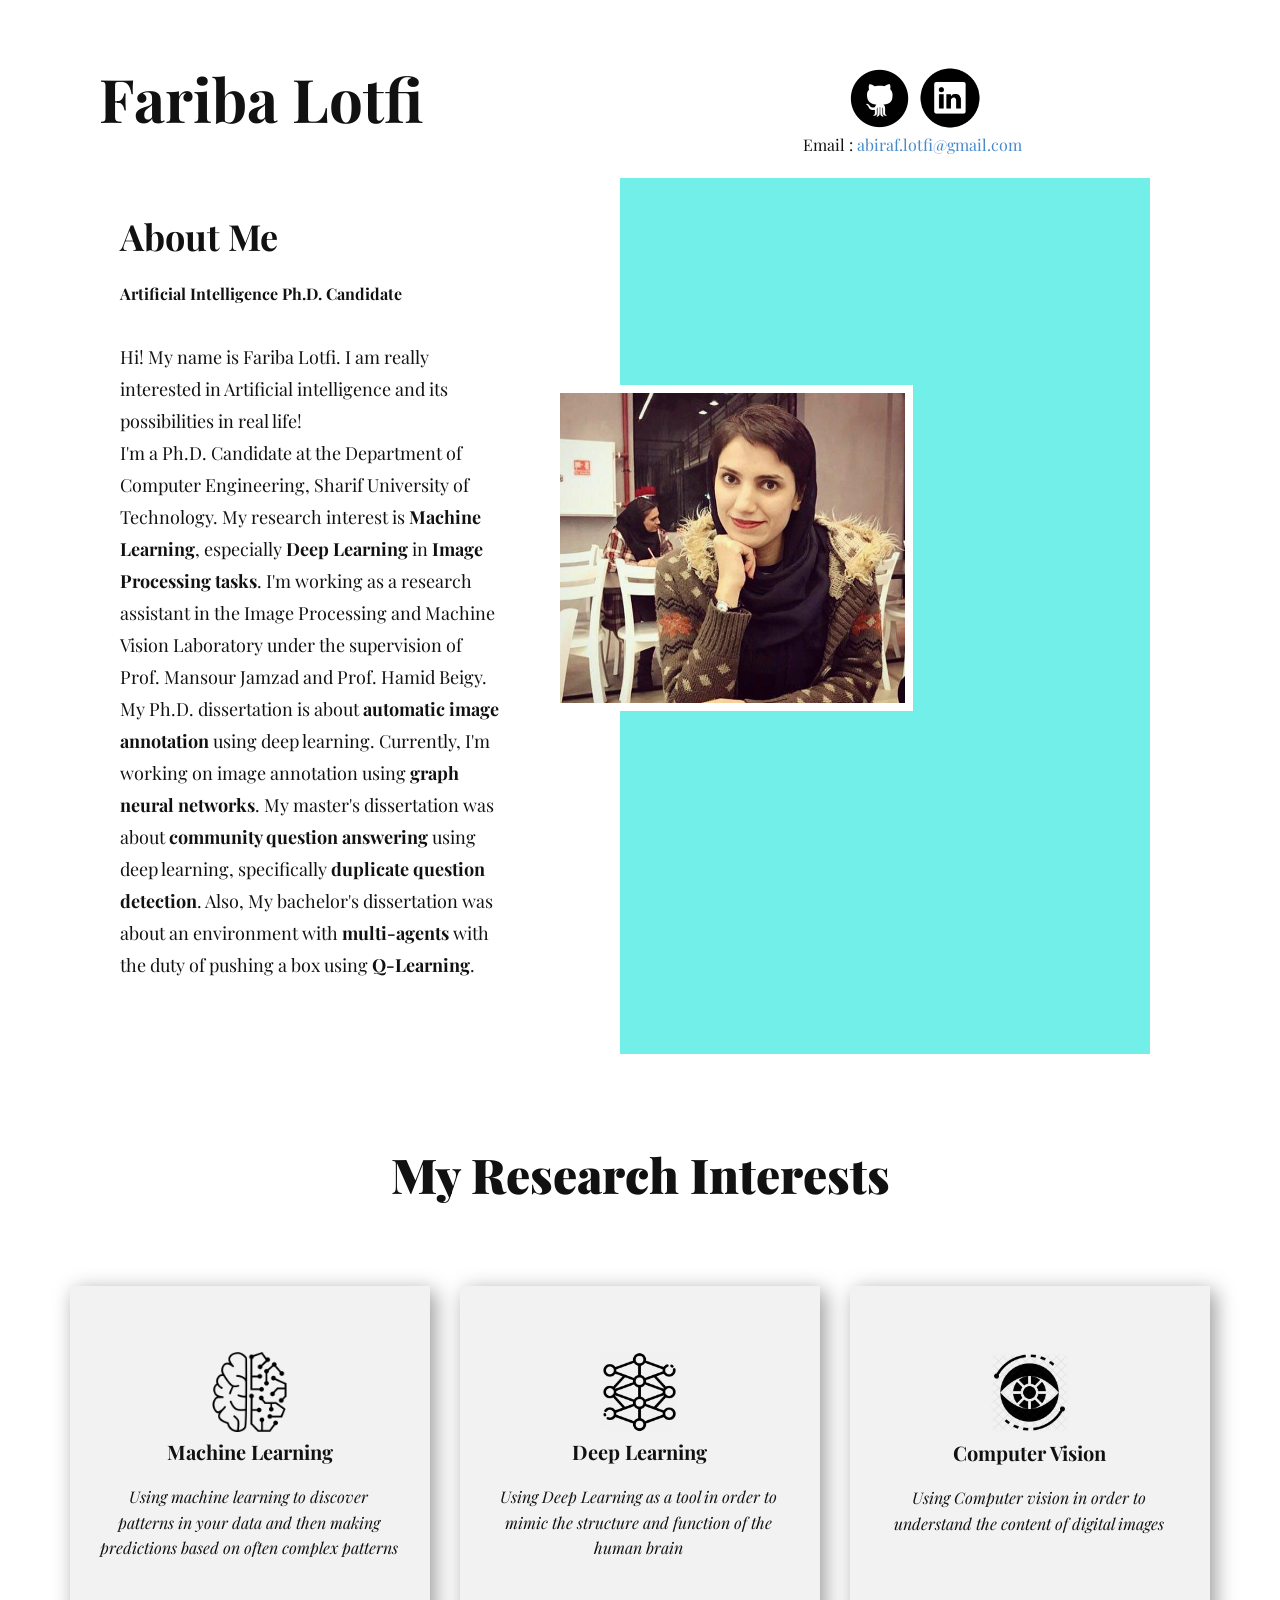
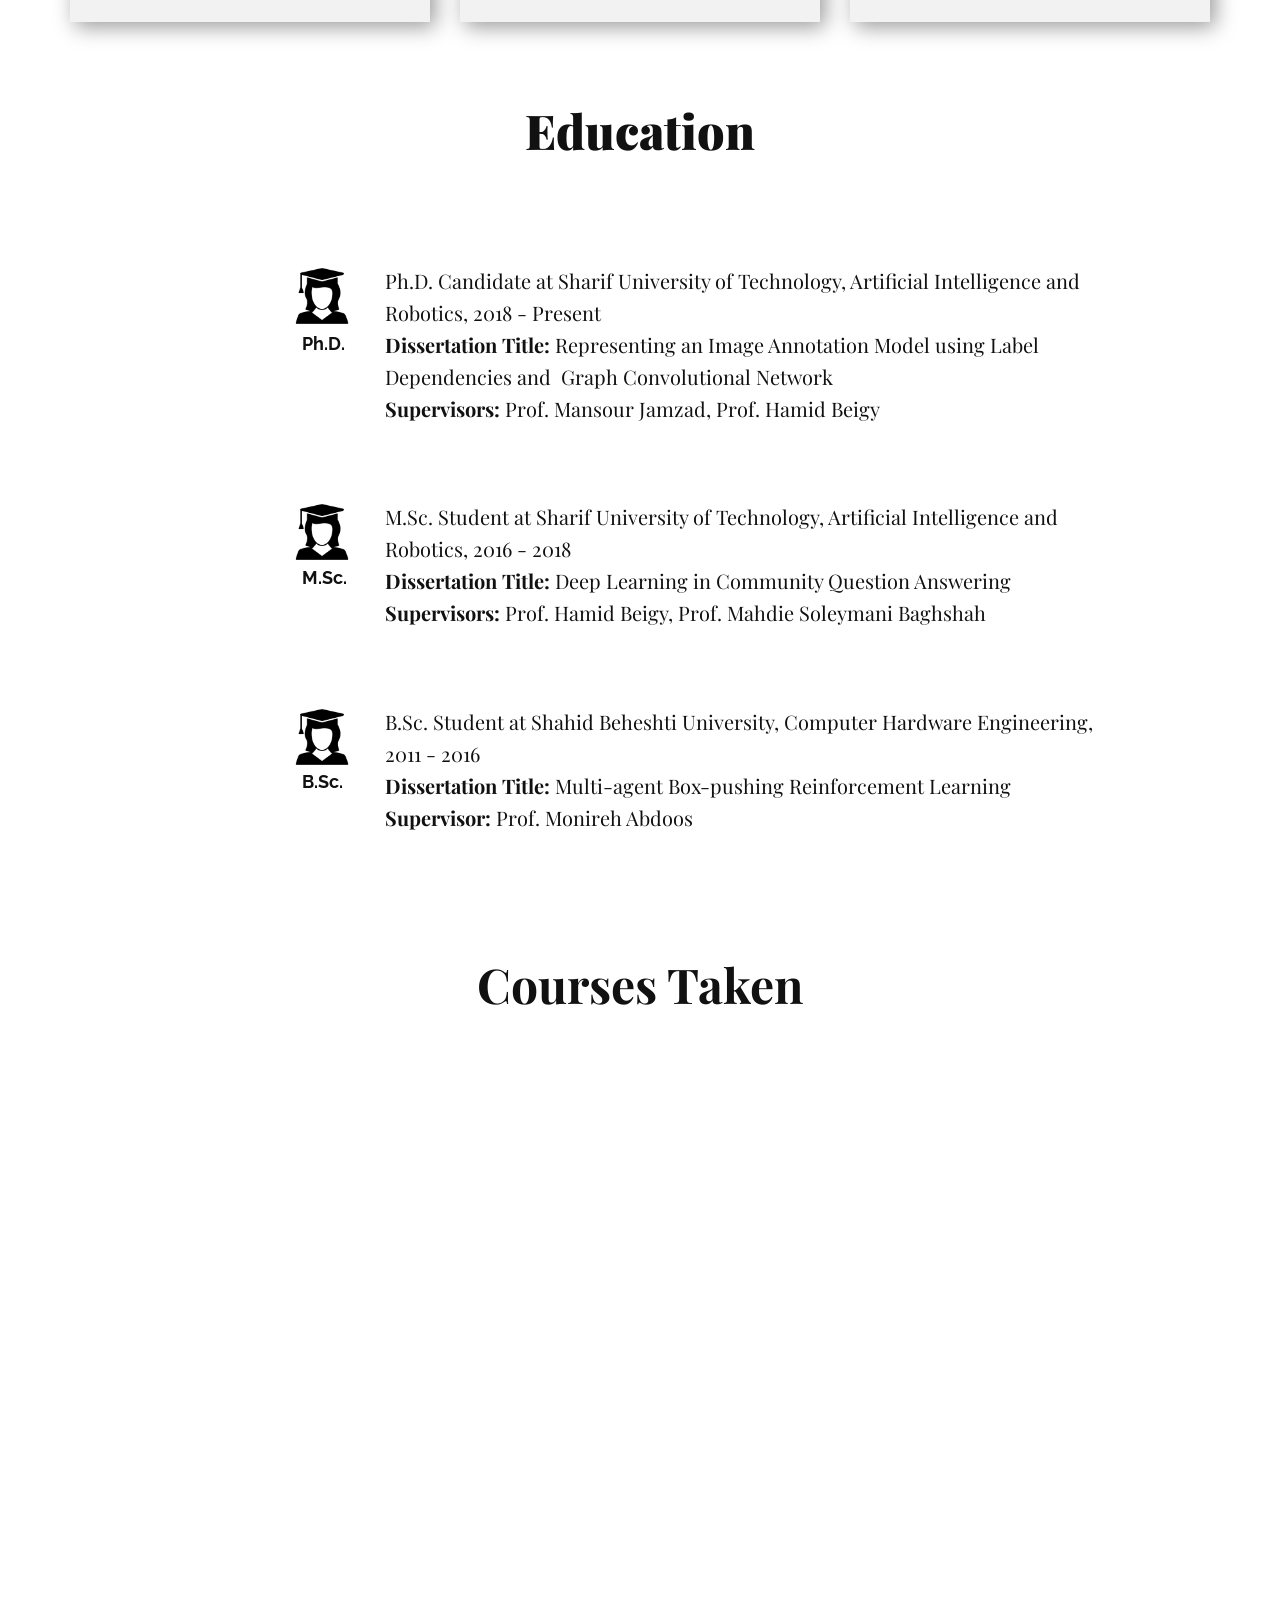
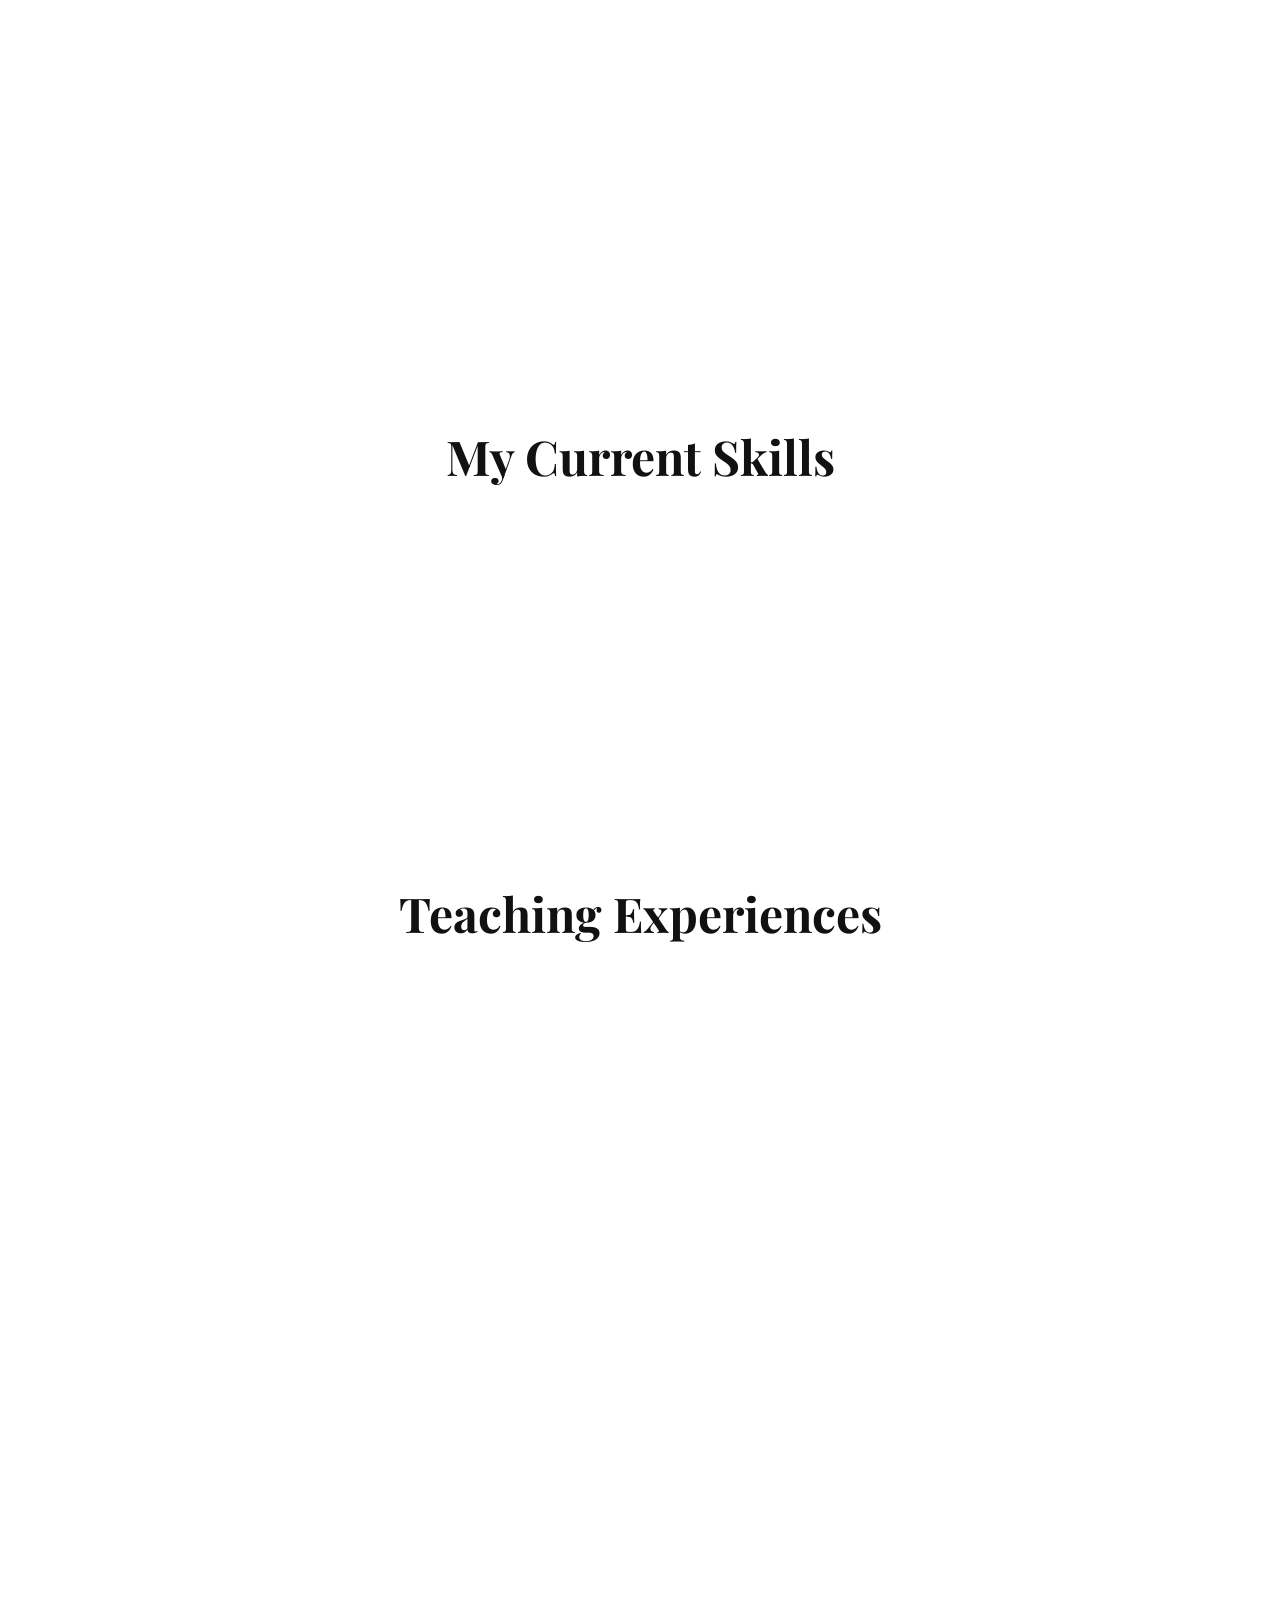
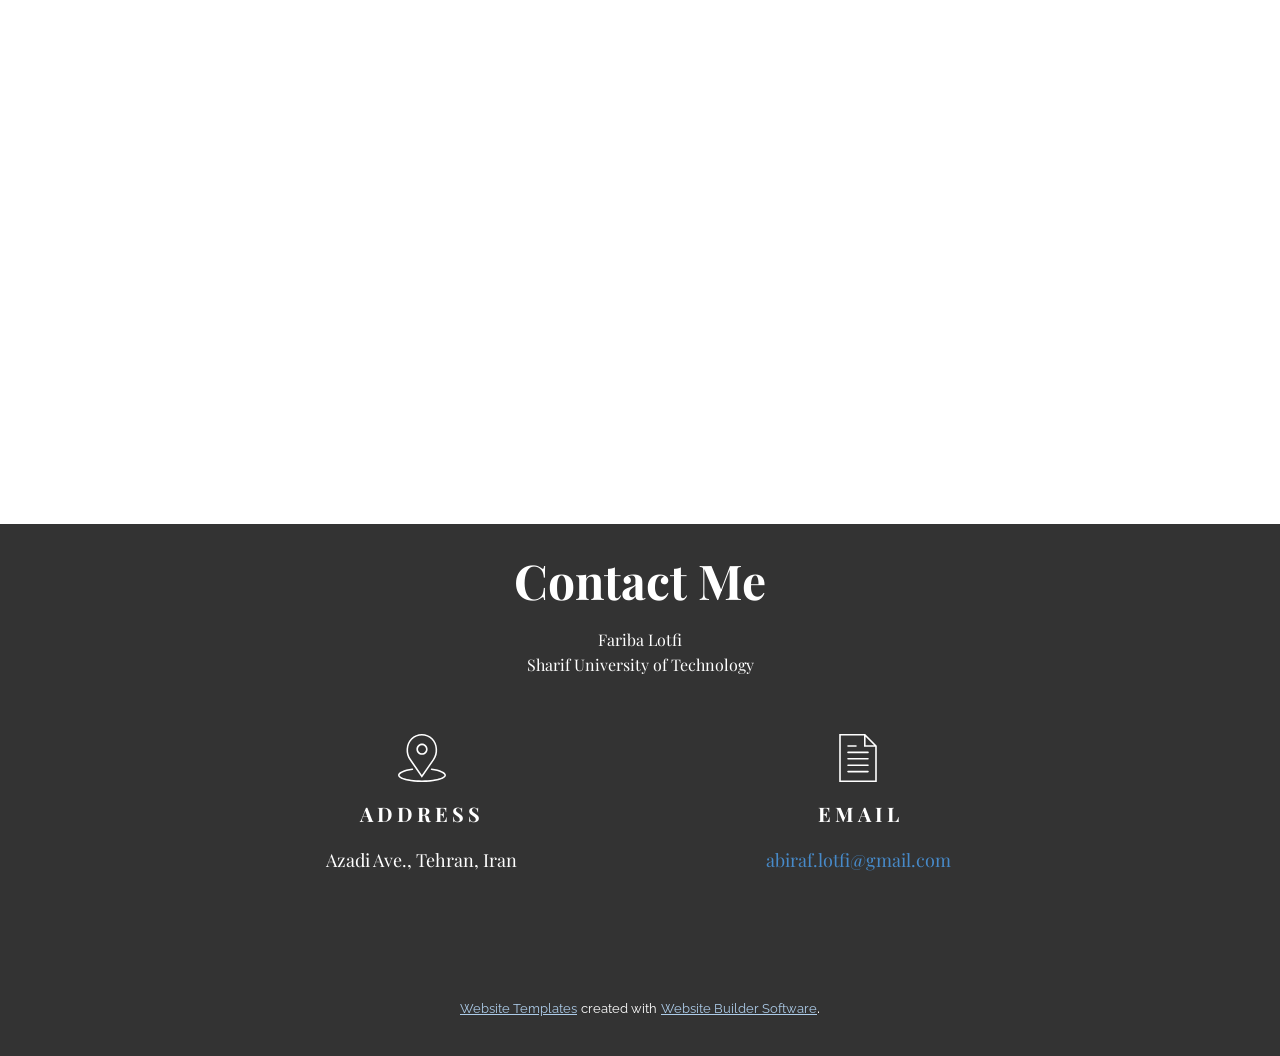
<file: index.html>
<!DOCTYPE html>
<html style="font-size: 16px;">
  <head>
    <meta name="viewport" content="width=device-width, initial-scale=1.0">
    <meta charset="utf-8">
    <meta name="keywords" content="Fariba Lotfi, + 1 141 66 77">
    <meta name="description" content="">
    <meta name="page_type" content="np-template-header-footer-from-plugin">
    <title>Fariba Lotfi</title>
    <link rel="stylesheet" href="nicepage.css" media="screen">
<link rel="stylesheet" href="Fariba-Lotfi.css" media="screen">
    <script class="u-script" type="text/javascript" src="jquery.js" defer=""></script>
    <script class="u-script" type="text/javascript" src="nicepage.js" defer=""></script>
    <meta name="generator" content="Nicepage 3.3.7, nicepage.com">
    <link id="u-theme-google-font" rel="stylesheet" href="https://fonts.googleapis.com/css?family=Playfair+Display:400,400i,700,700i,900,900i|Raleway:100,100i,200,200i,300,300i,400,400i,500,500i,600,600i,700,700i,800,800i,900,900i">
    <link id="u-page-google-font" rel="stylesheet" href="https://fonts.googleapis.com/css?family=Playfair+Display:400,400i,700,700i,900,900i">
    
    
    
    
    
    
    
    
    
    
    <script type="application/ld+json">{
		"@context": "http://schema.org",
		"@type": "Organization",
		"name": "Site1",
		"url": "index.html"
}</script>
    <meta property="og:title" content="Fariba Lotfi">
    <meta property="og:type" content="website">
    <meta name="theme-color" content="#478ac9">
    <link rel="canonical" href="index.html">
    <meta property="og:url" content="index.html">
  </head>
  <body data-home-page="Fariba-Lotfi.html" data-home-page-title="Fariba Lotfi" class="u-body">
    <section class="u-clearfix u-section-1" id="carousel_c409">
      <div class="u-clearfix u-sheet u-sheet-1">
        <h1 class="u-text u-text-1">Fariba Lotfi</h1><span class="u-file-icon u-icon u-icon-circle u-text-palette-1-base u-icon-1" data-href="https://github.com/abiraaaaaaf" data-target="_blank"><img src="images/github_circle_black-512.png" alt=""></span><span class="u-file-icon u-icon u-icon-circle u-text-palette-1-base u-icon-2" data-href="https://www.linkedin.com/in/fariba-lotfi-20960056/" data-target="_blank"><img src="images/logo-linkedin-512.png" alt=""></span>
        <p class="u-custom-font u-font-playfair-display u-text u-text-2">Email : <a href="mailto:abiraf.lotfi@gmail.com" class="u-active-none u-border-none u-btn u-button-link u-button-style u-custom-font u-font-playfair-display u-hover-none u-none u-text-palette-1-base u-btn-1">abiraf.lotfi@gmail.com</a>
          <br>
        </p>
        <div class="u-clearfix u-layout-wrap u-layout-wrap-1">
          <div class="u-layout">
            <div class="u-layout-row">
              <div class="u-align-center-sm u-align-center-xs u-container-style u-layout-cell u-left-cell u-size-30 u-layout-cell-1">
                <div class="u-container-layout u-valign-top-xs u-container-layout-1">
                  <h1 class="u-custom-font u-font-playfair-display u-text u-text-3">About Me</h1>
                  <p class="u-align-left-xs u-custom-font u-font-playfair-display u-text u-text-4">
                    <span style="font-size: 1rem;"><b>Artificial Intelligence Ph.D. Candidate</b>
                      <span style="font-size: 1.125rem;">
                        <br>
                        <br>Hi! My name is Fariba Lotfi. I am really interested in Artificial intelligence and its possibilities in real life!<br>I'm a Ph.D. Candidate at the Department of Computer Engineering, Sharif University of Technology. My research interest is&nbsp;<span style="font-weight: 700;">Machine Learning</span>, especially&nbsp;<span style="font-weight: 700;">Deep Learning</span> in<span style="font-weight: 700;"> Image Processing </span>
                        <span style="font-weight: 700;">tasks</span>. I'm working as a research assistant in the Image Processing and Machine Vision&nbsp;Laboratory under the supervision of Prof. Mansour Jamzad and Prof. Hamid Beigy. My Ph.D. dissertation is about <span style="font-weight: 700;">automatic image annotation</span> using deep learning. Currently, I'm working on image annotation using <span style="font-weight: 700;">graph neural networks</span>. My master's dissertation was about <span style="font-weight: 700;">community question answering</span> using deep learning, specifically <span style="font-weight: 700;">duplicate question detection</span>. Also, My bachelor's dissertation was about an environment with <span style="font-weight: 700;">multi-agents</span> with the duty of pushing a box using <span style="font-weight: 700;">Q-Learning</span>.
                      </span>
                    </span>
                    <br>
                  </p>
                </div>
              </div>
              <div class="u-container-style u-layout-cell u-palette-4-light-1 u-right-cell u-size-30 u-layout-cell-2">
                <div class="u-container-layout u-valign-bottom-xs u-container-layout-2">
                  <img src="images/0.jpg" alt="" class="u-border-8 u-border-white u-expanded-width-xs u-image u-image-default u-image-1" data-image-width="640" data-image-height="640" data-animation-name="bounceIn" data-animation-duration="1000" data-animation-delay="0" data-animation-direction="">
                </div>
              </div>
            </div>
          </div>
        </div>
      </div>
    </section>
    <section class="u-align-center u-clearfix u-section-2" id="sec-2ab0">
      <div class="u-clearfix u-sheet u-sheet-1">
        <h1 class="u-text u-text-1">My Research Interests</h1>
      </div>
    </section>
    <section class="u-align-center u-clearfix u-section-3" id="sec-262a">
      <div class="u-clearfix u-sheet u-sheet-1">
        <div class="u-expanded-width u-list u-repeater u-list-1">
          <div class="u-align-center u-container-style u-grey-5 u-list-item u-repeater-item u-video-cover u-list-item-1" data-animation-name="jackInTheBox" data-animation-duration="1000" data-animation-delay="0" data-animation-direction="">
            <div class="u-container-layout u-similar-container u-container-layout-1"><span class="u-file-icon u-icon u-icon-circle u-text-black u-icon-1"><img src="images/file.png" alt=""></span>
              <h5 class="u-text u-text-default u-text-1">Machine Learning</h5>
              <p class="u-custom-font u-font-playfair-display u-text u-text-2">Using machine learning to discover patterns in your data and then making predictions based on often complex patterns</p>
            </div>
          </div>
          <div class="u-align-center u-container-style u-grey-5 u-list-item u-repeater-item u-list-item-2" data-animation-name="jackInTheBox" data-animation-duration="1000" data-animation-delay="0" data-animation-direction="">
            <div class="u-container-layout u-similar-container u-container-layout-2"><span class="u-file-icon u-icon u-icon-circle u-text-black u-icon-2"><img src="images/Artificial_Intelligence_-_Line_-_Expand-03-512.png" alt=""></span>
              <h5 class="u-text u-text-default u-text-3">Deep Learning</h5>
              <p class="u-custom-font u-font-playfair-display u-text u-text-4">Using Deep Learning as a tool in order to mimic the structure and&nbsp;function&nbsp;of the human brain</p>
            </div>
          </div>
          <div class="u-align-center u-container-style u-grey-5 u-list-item u-repeater-item u-video-cover u-list-item-3" data-animation-name="jackInTheBox" data-animation-duration="1000" data-animation-delay="0" data-animation-direction="">
            <div class="u-container-layout u-similar-container u-container-layout-3"><span class="u-file-icon u-icon u-icon-circle u-text-black u-icon-3"><img src="images/computer-vision-1524401-1290704.png" alt=""></span>
              <h5 class="u-text u-text-default u-text-5">Computer Vision</h5>
              <p class="u-custom-font u-font-playfair-display u-text u-text-6">Using Computer vision in order to understand the content of digital images</p>
            </div>
          </div>
        </div>
      </div>
    </section>
    <section class="u-align-center u-clearfix u-section-4" id="sec-44b6">
      <div class="u-clearfix u-sheet u-valign-middle u-sheet-1">
        <h1 class="u-text u-text-1">Education</h1>
      </div>
    </section>
    <section class="u-clearfix u-section-5" id="sec-7b91">
      <div class="u-clearfix u-sheet u-sheet-1">
        <div class="u-list u-repeater u-list-1">
          <div class="u-container-style u-list-item u-repeater-item">
            <div class="u-container-layout u-similar-container u-container-layout-1"><span class="u-file-icon u-icon u-icon-circle u-text-palette-1-base u-icon-1"><img src="images/1050400-200.png" alt=""></span>
              <p class="u-custom-font u-font-playfair-display u-text u-text-1">Ph.D. Candidate at Sharif University of Technology, Artificial Intelligence and Robotics, 2018 - Present<br>
                <span style="font-weight: 700;">Dissertation Title:</span> Representing an Image Annotation Model using Label Dependencies and&nbsp; Graph Convolutional Network<br>
                <span style="font-weight: 700;">Supervisors:</span> Prof. Mansour Jamzad, Prof. Hamid Beigy<br>
              </p>
            </div>
          </div>
          <div class="u-container-style u-list-item u-repeater-item">
            <div class="u-container-layout u-similar-container u-container-layout-2"><span class="u-file-icon u-icon u-icon-circle u-text-palette-1-base u-icon-2"><img src="images/1050400-200.png" alt=""></span>
              <p class="u-custom-font u-font-playfair-display u-text u-text-2"> M.Sc. Student at Sharif University of Technology, Artificial Intelligence&nbsp;and Robotics, 2016 - 2018<br>
                <span style="font-weight: 700;">Dissertation Title:</span> Deep Learning in Community Question Answering<br>
                <span style="font-weight: 700;">Supervisors:</span> Prof. Hamid Beigy, Prof. Mahdie Soleymani Baghshah<br>
              </p>
            </div>
          </div>
          <div class="u-container-style u-list-item u-repeater-item">
            <div class="u-container-layout u-similar-container u-container-layout-3"><span class="u-file-icon u-icon u-icon-circle u-text-palette-1-base u-icon-3"><img src="images/1050400-200.png" alt=""></span>
              <p class="u-custom-font u-font-playfair-display u-text u-text-3"> B.Sc. Student at Shahid Beheshti University, Computer Hardware Engineering, 2011 - 2016<br>
                <span style="font-weight: 700;">Dissertation Title:</span> Multi-agent Box-pushing Reinforcement Learning<br>
                <span style="font-weight: 700;">Supervisor:</span> Prof. Monireh Abdoos<br>
              </p>
            </div>
          </div>
        </div>
        <p class="u-small-text u-text u-text-font u-text-variant u-text-4">Ph.D.</p>
        <p class="u-small-text u-text u-text-font u-text-variant u-text-5">M.Sc.</p>
        <p class="u-small-text u-text u-text-font u-text-variant u-text-6">B.Sc.</p>
      </div>
    </section>
    <section class="u-align-center u-clearfix u-section-6" id="carousel_918f">
      <div class="u-clearfix u-sheet u-sheet-1">
        <h1 class="u-text u-text-default u-text-1">Courses Taken<br>
        </h1>
        <div class="u-expanded-width-xs u-list u-repeater u-list-1">
          <div class="u-container-style u-gradient u-list-item u-repeater-item u-list-item-1" data-animation-name="fadeIn" data-animation-duration="1000" data-animation-delay="0" data-animation-direction="">
            <div class="u-container-layout u-similar-container u-valign-top-lg u-valign-top-md u-valign-top-sm u-valign-top-xl u-container-layout-1">
              <div alt="" class="u-image u-image-circle u-image-1" data-image-width="512" data-image-height="512"></div>
              <p class="u-custom-font u-font-playfair-display u-text u-text-2">Ph.D. Courses</p>
              <p class="u-custom-font u-font-playfair-display u-text u-text-3">3D Vision, Stochastic Processes, Digital Image Processing, Convex Optimization, Cryptography</p>
            </div>
          </div>
          <div class="u-container-style u-gradient u-list-item u-repeater-item u-list-item-2" data-animation-name="fadeIn" data-animation-duration="1000" data-animation-delay="0" data-animation-direction="">
            <div class="u-container-layout u-similar-container u-valign-top-lg u-valign-top-md u-valign-top-sm u-valign-top-xl u-container-layout-2">
              <div alt="" class="u-image u-image-circle u-image-2" data-image-width="512" data-image-height="512"></div>
              <p class="u-custom-font u-font-playfair-display u-text u-text-4">M.Sc. Courses</p>
              <p class="u-custom-font u-font-playfair-display u-text u-text-5">Machine Learning, Digital Signal Processing, Speech Processing, Social and Economics Networks, Probabilistic Graphical Models, Machine Learning Theory, Deep Learning</p>
            </div>
          </div>
          <div class="u-container-style u-gradient u-list-item u-repeater-item u-list-item-3" data-animation-name="fadeIn" data-animation-duration="1000" data-animation-delay="0" data-animation-direction="">
            <div class="u-container-layout u-similar-container u-valign-top-lg u-valign-top-md u-valign-top-sm u-valign-top-xl u-container-layout-3">
              <div alt="" class="u-image u-image-circle u-image-3" data-image-width="512" data-image-height="512"></div>
              <p class="u-custom-font u-font-playfair-display u-text u-text-6">B.Sc. Courses</p>
              <p class="u-custom-font u-font-playfair-display u-text u-text-7">Data Mining Basics, Artificial Intelligence, Probability and Statistics, Image Processing Basics, Differential Equations,&nbsp; Designing VLSI Systems,&nbsp;Information Storage and Retrieval, Algorithm Design, Data Structure,&nbsp;Microprocessor,&nbsp;Digital Electronics,&nbsp;Signals and Systems,&nbsp;Theory of Languages and Machines,&nbsp;&nbsp;Data Transmission, Operating System,&nbsp;Basics of Computer and Programming,&nbsp;Advanced Programming, Discrete Structures,&nbsp;Mathematical Engineering,&nbsp;Logic Circuits,&nbsp;Machine and Assembly Languages,&nbsp;Computer Architecture,&nbsp;Computer Networks, Automatic VHDL Design, System on Chip Design,&nbsp;Linear Control Systems&nbsp;<br>
              </p>
            </div>
          </div>
        </div>
      </div>
    </section>
    <section class="u-align-center u-clearfix u-section-7" id="sec-1fdd">
      <div class="u-clearfix u-sheet u-sheet-1">
        <h1 class="u-custom-font u-font-playfair-display u-text u-text-default u-text-1">My Current Skills</h1>
        <div class="u-expanded-width-lg u-expanded-width-md u-expanded-width-sm u-expanded-width-xs u-list u-repeater u-list-1">
          <div class="u-container-style u-list-item u-repeater-item u-list-item-1" data-animation-name="zoomIn" data-animation-duration="1000" data-animation-delay="0" data-animation-direction="">
            <div class="u-container-layout u-similar-container u-container-layout-1"><span class="u-file-icon u-icon u-icon-rectangle u-text-palette-1-base u-icon-1"><img src="images/alternative-python-icons-and-folder-icon-python-3-png-clipart.jpg" alt=""></span>
              <div class="u-container-style u-group u-group-1">
                <div class="u-container-layout u-container-layout-2">
                  <h5 class="u-text u-text-2" data-animation-name="slideIn" data-animation-duration="1000" data-animation-delay="0" data-animation-direction="Down">Python</h5>
                </div>
              </div>
            </div>
          </div>
          <div class="u-container-style u-list-item u-repeater-item u-list-item-2" data-animation-name="zoomIn" data-animation-duration="1000" data-animation-delay="0" data-animation-direction="">
            <div class="u-container-layout u-similar-container u-container-layout-3"><span class="u-file-icon u-icon u-icon-rectangle u-text-palette-1-base u-icon-2"><img src="images/0_nbhRveIQSj7YBdtx.png" alt=""></span>
              <div class="u-container-style u-group u-video-cover u-group-2">
                <div class="u-container-layout u-container-layout-4">
                  <h5 class="u-text u-text-3" data-animation-name="slideIn" data-animation-duration="1000" data-animation-delay="0" data-animation-direction="Down">PyTorch</h5>
                </div>
              </div>
            </div>
          </div>
          <div class="u-container-style u-list-item u-repeater-item u-list-item-3" data-animation-name="zoomIn" data-animation-duration="1000" data-animation-delay="0" data-animation-direction="">
            <div class="u-container-layout u-similar-container u-container-layout-5"><span class="u-file-icon u-icon u-icon-rectangle u-text-palette-1-base u-icon-3"><img src="images/image00.0.0.jpg" alt=""></span>
              <div class="u-container-style u-group u-video-cover u-group-3">
                <div class="u-container-layout u-container-layout-6">
                  <h5 class="u-text u-text-4" data-animation-name="slideIn" data-animation-duration="1000" data-animation-delay="0" data-animation-direction="Down">Tensorflow</h5>
                </div>
              </div>
            </div>
          </div>
          <div class="u-container-style u-list-item u-repeater-item u-list-item-4" data-animation-name="zoomIn" data-animation-duration="1000" data-animation-delay="0" data-animation-direction="">
            <div class="u-container-layout u-similar-container u-container-layout-7"><span class="u-file-icon u-icon u-icon-rectangle u-text-palette-1-base u-icon-4"><img src="images/1200px-Keras_logo.svg.png" alt=""></span>
              <div class="u-container-style u-group u-video-cover u-group-4">
                <div class="u-container-layout u-container-layout-8">
                  <h5 class="u-text u-text-5" data-animation-name="slideIn" data-animation-duration="1000" data-animation-delay="0" data-animation-direction="Down">Keras</h5>
                </div>
              </div>
            </div>
          </div>
        </div>
      </div>
    </section>
    <section class="u-align-center u-clearfix u-section-8" id="sec-984d">
      <div class="u-clearfix u-sheet u-sheet-1">
        <h2 class="u-text u-text-default u-text-1">Teaching Experiences</h2>
        <div class="u-expanded-width u-list u-repeater u-list-1">
          <div class="u-align-center u-container-style u-list-item u-repeater-item u-list-item-1" data-animation-name="zoomIn" data-animation-duration="1000" data-animation-delay="0" data-animation-direction="">
            <div class="u-container-layout u-similar-container u-container-layout-1"><span class="u-file-icon u-gradient u-icon u-icon-rectangle u-spacing-10 u-icon-1"><img src="images/teacher-icon-page-9-black-woman-teaching-png-512_512.png" alt=""></span>
              <h3 class="u-custom-font u-font-playfair-display u-text u-text-2">Deep Learning</h3>
              <p class="u-custom-font u-font-playfair-display u-text u-text-3">Head TA, Prof. Beigy, ​ Sharif University of Technology, 2021<br>Head TA, Prof. Beigy, Sharif University of Technology, 2020<br>Head TA, Prof. Beigy, Sharif University of Technology, 2019<br>Head TA, Prof. Beigy, Sharif University of Technology, 2018
              </p>
            </div>
          </div>
          <div class="u-align-center u-container-style u-list-item u-repeater-item u-list-item-2" data-animation-name="zoomIn" data-animation-duration="1000" data-animation-delay="0" data-animation-direction="">
            <div class="u-container-layout u-similar-container u-container-layout-2"><span class="u-file-icon u-gradient u-icon u-icon-rectangle u-spacing-10 u-icon-2"><img src="images/teacher-icon-page-9-black-woman-teaching-png-512_512.png" alt=""></span>
              <h3 class="u-custom-font u-font-playfair-display u-text u-text-4">Digital Image Processing</h3>
              <p class="u-custom-font u-font-playfair-display u-text u-text-5">TA, Prof. Jamzad, Sharif University of Technology, 2021<br>TA, Prof. Kasaei, Sharif University of Technology, 2020
              </p>
            </div>
          </div>
          <div class="u-align-center u-container-style u-list-item u-repeater-item u-list-item-3" data-animation-name="zoomIn" data-animation-duration="1000" data-animation-delay="0" data-animation-direction="">
            <div class="u-container-layout u-similar-container u-container-layout-3"><span class="u-file-icon u-gradient u-icon u-icon-rectangle u-spacing-10 u-icon-3"><img src="images/teacher-icon-page-9-black-woman-teaching-png-512_512.png" alt=""></span>
              <h3 class="u-custom-font u-font-playfair-display u-text u-text-6">Machine Learning</h3>
              <p class="u-custom-font u-font-playfair-display u-text u-text-7">
                <br>TA,&nbsp;Prof. Beigy, Sharif University of Technology, 2017<br>Head TA, Prof. Beigy, Sharif University of Technology, 2019
              </p>
            </div>
          </div>
          <div class="u-align-center u-container-style u-list-item u-repeater-item u-list-item-4" data-animation-name="zoomIn" data-animation-duration="1000" data-animation-delay="0" data-animation-direction="">
            <div class="u-container-layout u-similar-container u-container-layout-4"><span class="u-file-icon u-gradient u-icon u-icon-rectangle u-spacing-10 u-icon-4"><img src="images/teacher-icon-page-9-black-woman-teaching-png-512_512.png" alt=""></span>
              <h3 class="u-custom-font u-font-playfair-display u-text u-text-8">Information Retrieval</h3>
              <p class="u-custom-font u-font-playfair-display u-text u-text-9">Head TA, Prof. Beigy, Sharif University of Technology, 2020</p>
            </div>
          </div>
          <div class="u-align-center u-container-style u-list-item u-repeater-item u-list-item-5" data-animation-name="zoomIn" data-animation-duration="1000" data-animation-delay="0" data-animation-direction="">
            <div class="u-container-layout u-similar-container u-container-layout-5"><span class="u-file-icon u-gradient u-icon u-icon-rectangle u-spacing-10 u-icon-5"><img src="images/teacher-icon-page-9-black-woman-teaching-png-512_512.png" alt=""></span>
              <h3 class="u-custom-font u-font-playfair-display u-text u-text-10">Operating Systems</h3>
              <p class="u-custom-font u-font-playfair-display u-text u-text-11">Lab Instructor, Prof. Beigy, Sharif University of Technology, 2019<br>Lab Instructor, Prof. Beigy, Sharif University of Technology, 2017
              </p>
            </div>
          </div>
          <div class="u-align-center u-container-style u-list-item u-repeater-item u-list-item-6" data-animation-name="zoomIn" data-animation-duration="1000" data-animation-delay="0" data-animation-direction="">
            <div class="u-container-layout u-similar-container u-container-layout-6"><span class="u-file-icon u-gradient u-icon u-icon-rectangle u-spacing-10 u-icon-6"><img src="images/teacher-icon-page-9-black-woman-teaching-png-512_512.png" alt=""></span>
              <h3 class="u-custom-font u-font-playfair-display u-text u-text-12">Machine Learning Theory</h3>
              <p class="u-custom-font u-font-playfair-display u-text u-text-13">TA, Prof. Beigy, Sharif University of Technology, 2019</p>
            </div>
          </div>
          <div class="u-align-center u-container-style u-list-item u-repeater-item u-list-item-7" data-animation-name="zoomIn" data-animation-duration="1000" data-animation-delay="0" data-animation-direction="">
            <div class="u-container-layout u-similar-container u-container-layout-7"><span class="u-file-icon u-gradient u-icon u-icon-rectangle u-spacing-10 u-icon-7"><img src="images/teacher-icon-page-9-black-woman-teaching-png-512_512.png" alt=""></span>
              <h3 class="u-custom-font u-font-playfair-display u-text u-text-14">3D Vision</h3>
              <p class="u-custom-font u-font-playfair-display u-text u-text-15">TA, Prof. Kasaei, Sharif University of Technology, 2020</p>
            </div>
          </div>
          <div class="u-align-center u-container-style u-list-item u-repeater-item u-list-item-8" data-animation-name="zoomIn" data-animation-duration="1000" data-animation-delay="0" data-animation-direction="">
            <div class="u-container-layout u-similar-container u-container-layout-8"><span class="u-file-icon u-gradient u-icon u-icon-rectangle u-spacing-10 u-icon-8"><img src="images/teacher-icon-page-9-black-woman-teaching-png-512_512.png" alt=""></span>
              <h3 class="u-custom-font u-font-playfair-display u-text u-text-16">Machine Vision</h3>
              <p class="u-custom-font u-font-playfair-display u-text u-text-17">TA, Prof. Jamzad, Sharif University of Technology, 2021</p>
            </div>
          </div>
          <div class="u-align-center u-container-style u-list-item u-repeater-item u-list-item-9" data-animation-name="zoomIn" data-animation-duration="1000" data-animation-delay="0" data-animation-direction="">
            <div class="u-container-layout u-similar-container u-container-layout-9"><span class="u-file-icon u-gradient u-icon u-icon-rectangle u-spacing-10 u-icon-9"><img src="images/teacher-icon-page-9-black-woman-teaching-png-512_512.png" alt=""></span>
              <h3 class="u-custom-font u-font-playfair-display u-text u-text-18">English Language</h3>
              <p class="u-custom-font u-font-playfair-display u-text u-text-19">Instructor, Elite Language School, 2016-Present</p>
            </div>
          </div>
        </div>
      </div>
    </section>
    <section class="u-align-center u-clearfix u-grey-80 u-section-9" id="carousel_f2d3">
      <div class="u-clearfix u-sheet u-sheet-1">
        <div class="u-clearfix u-layout-wrap u-layout-wrap-1">
          <div class="u-layout">
            <div class="u-layout-col">
              <div class="u-size-30">
                <div class="u-layout-row">
                  <div class="u-align-center u-container-style u-layout-cell u-left-cell u-right-cell u-size-60 u-layout-cell-1">
                    <div class="u-container-layout u-container-layout-1">
                      <h2 class="u-custom-font u-font-playfair-display u-text u-text-1">Contac<span style="font-weight: 700;"></span>t Me
                      </h2>
                      <p class="u-custom-font u-font-playfair-display u-text u-text-white u-text-2">Fariba Lotfi<br>Sharif University of Technology
                      </p>
                    </div>
                  </div>
                </div>
              </div>
              <div class="u-size-30">
                <div class="u-layout-row">
                  <div class="u-align-center u-container-style u-layout-cell u-left-cell u-size-30 u-layout-cell-2">
                    <div class="u-container-layout u-valign-top u-container-layout-2"><span class="u-icon u-icon-circle u-icon-1"><svg class="u-svg-link" preserveAspectRatio="xMidYMin slice" viewBox="0 0 60 60" style=""><use xmlns:xlink="http://www.w3.org/1999/xlink" xlink:href="#svg-851e"></use></svg><svg version="1.1" id="svg-851e" xmlns="http://www.w3.org/2000/svg" xmlns:xlink="http://www.w3.org/1999/xlink" x="0px" y="0px" viewBox="0 0 60 60" style="enable-background:new 0 0 60 60;" xml:space="preserve" class="u-svg-content"><g><path d="M30,26c3.86,0,7-3.141,7-7s-3.14-7-7-7s-7,3.141-7,7S26.14,26,30,26z M30,14c2.757,0,5,2.243,5,5s-2.243,5-5,5
		s-5-2.243-5-5S27.243,14,30,14z"></path><path d="M29.823,54.757L45.164,32.6c5.754-7.671,4.922-20.28-1.781-26.982C39.761,1.995,34.945,0,29.823,0
		s-9.938,1.995-13.56,5.617c-6.703,6.702-7.535,19.311-1.804,26.952L29.823,54.757z M17.677,7.031C20.922,3.787,25.235,2,29.823,2
		s8.901,1.787,12.146,5.031c6.05,6.049,6.795,17.437,1.573,24.399L29.823,51.243L16.082,31.4
		C10.882,24.468,11.628,13.08,17.677,7.031z"></path><path d="M42.117,43.007c-0.55-0.067-1.046,0.327-1.11,0.876s0.328,1.046,0.876,1.11C52.399,46.231,58,49.567,58,51.5
		c0,2.714-10.652,6.5-28,6.5S2,54.214,2,51.5c0-1.933,5.601-5.269,16.117-6.507c0.548-0.064,0.94-0.562,0.876-1.11
		c-0.065-0.549-0.561-0.945-1.11-0.876C7.354,44.247,0,47.739,0,51.5C0,55.724,10.305,60,30,60s30-4.276,30-8.5
		C60,47.739,52.646,44.247,42.117,43.007z"></path>
</g><g></g><g></g><g></g><g></g><g></g><g></g><g></g><g></g><g></g><g></g><g></g><g></g><g></g><g></g><g></g></svg></span>
                      <h5 class="u-custom-font u-font-playfair-display u-text u-text-default u-text-white u-text-3">Address</h5>
                      <p class="u-custom-font u-font-playfair-display u-text u-text-default u-text-4">Azadi Ave., Tehran, Iran</p>
                    </div>
                  </div>
                  <div class="u-align-center-lg u-align-center-md u-align-center-sm u-align-center-xs u-container-style u-layout-cell u-right-cell u-size-30 u-layout-cell-3">
                    <div class="u-container-layout u-valign-top u-container-layout-3"><span class="u-icon u-icon-circle u-icon-2"><svg class="u-svg-link" preserveAspectRatio="xMidYMin slice" viewBox="0 0 60 60" style=""><use xmlns:xlink="http://www.w3.org/1999/xlink" xlink:href="#svg-1f10"></use></svg><svg version="1.1" id="svg-1f10" xmlns="http://www.w3.org/2000/svg" xmlns:xlink="http://www.w3.org/1999/xlink" x="0px" y="0px" viewBox="0 0 60 60" style="enable-background:new 0 0 60 60;" xml:space="preserve" class="u-svg-content"><g><path d="M42.5,22h-25c-0.552,0-1,0.447-1,1s0.448,1,1,1h25c0.552,0,1-0.447,1-1S43.052,22,42.5,22z"></path><path d="M17.5,16h10c0.552,0,1-0.447,1-1s-0.448-1-1-1h-10c-0.552,0-1,0.447-1,1S16.948,16,17.5,16z"></path><path d="M42.5,30h-25c-0.552,0-1,0.447-1,1s0.448,1,1,1h25c0.552,0,1-0.447,1-1S43.052,30,42.5,30z"></path><path d="M42.5,38h-25c-0.552,0-1,0.447-1,1s0.448,1,1,1h25c0.552,0,1-0.447,1-1S43.052,38,42.5,38z"></path><path d="M42.5,46h-25c-0.552,0-1,0.447-1,1s0.448,1,1,1h25c0.552,0,1-0.447,1-1S43.052,46,42.5,46z"></path><path d="M38.914,0H6.5v60h47V14.586L38.914,0z M39.5,3.414L50.086,14H39.5V3.414z M8.5,58V2h29v14h14v42H8.5z"></path>
</g><g></g><g></g><g></g><g></g><g></g><g></g><g></g><g></g><g></g><g></g><g></g><g></g><g></g><g></g><g></g></svg></span>
                      <h5 class="u-align-center-xl u-custom-font u-font-playfair-display u-text u-text-white u-text-5">email</h5>
                      <p class="u-align-center-xl u-custom-font u-font-playfair-display u-text u-text-default u-text-6">
                        <a href="mailto:abiraf.lotfi@gmail.com" class="u-active-none u-border-none u-btn u-button-link u-button-style u-hover-none u-none u-text-palette-1-base u-btn-1">abiraf.lotfi@gmail.com</a>
                      </p>
                    </div>
                  </div>
                </div>
              </div>
            </div>
          </div>
        </div>
      </div>
    </section>
    
    
    <footer class="u-align-left u-clearfix u-footer u-grey-80 u-footer" id="sec-fa53"><div class="u-clearfix u-sheet u-sheet-1"></div></footer>
    <section class="u-backlink u-clearfix u-grey-80">
      <a class="u-link" href="https://nicepage.com/website-templates" target="_blank">
        <span>Website Templates</span>
      </a>
      <p class="u-text">
        <span>created with</span>
      </p>
      <a class="u-link" href="https://nicepage.com/" target="_blank">
        <span>Website Builder Software</span>
      </a>. 
    </section>
  </body>
</html>
</file>
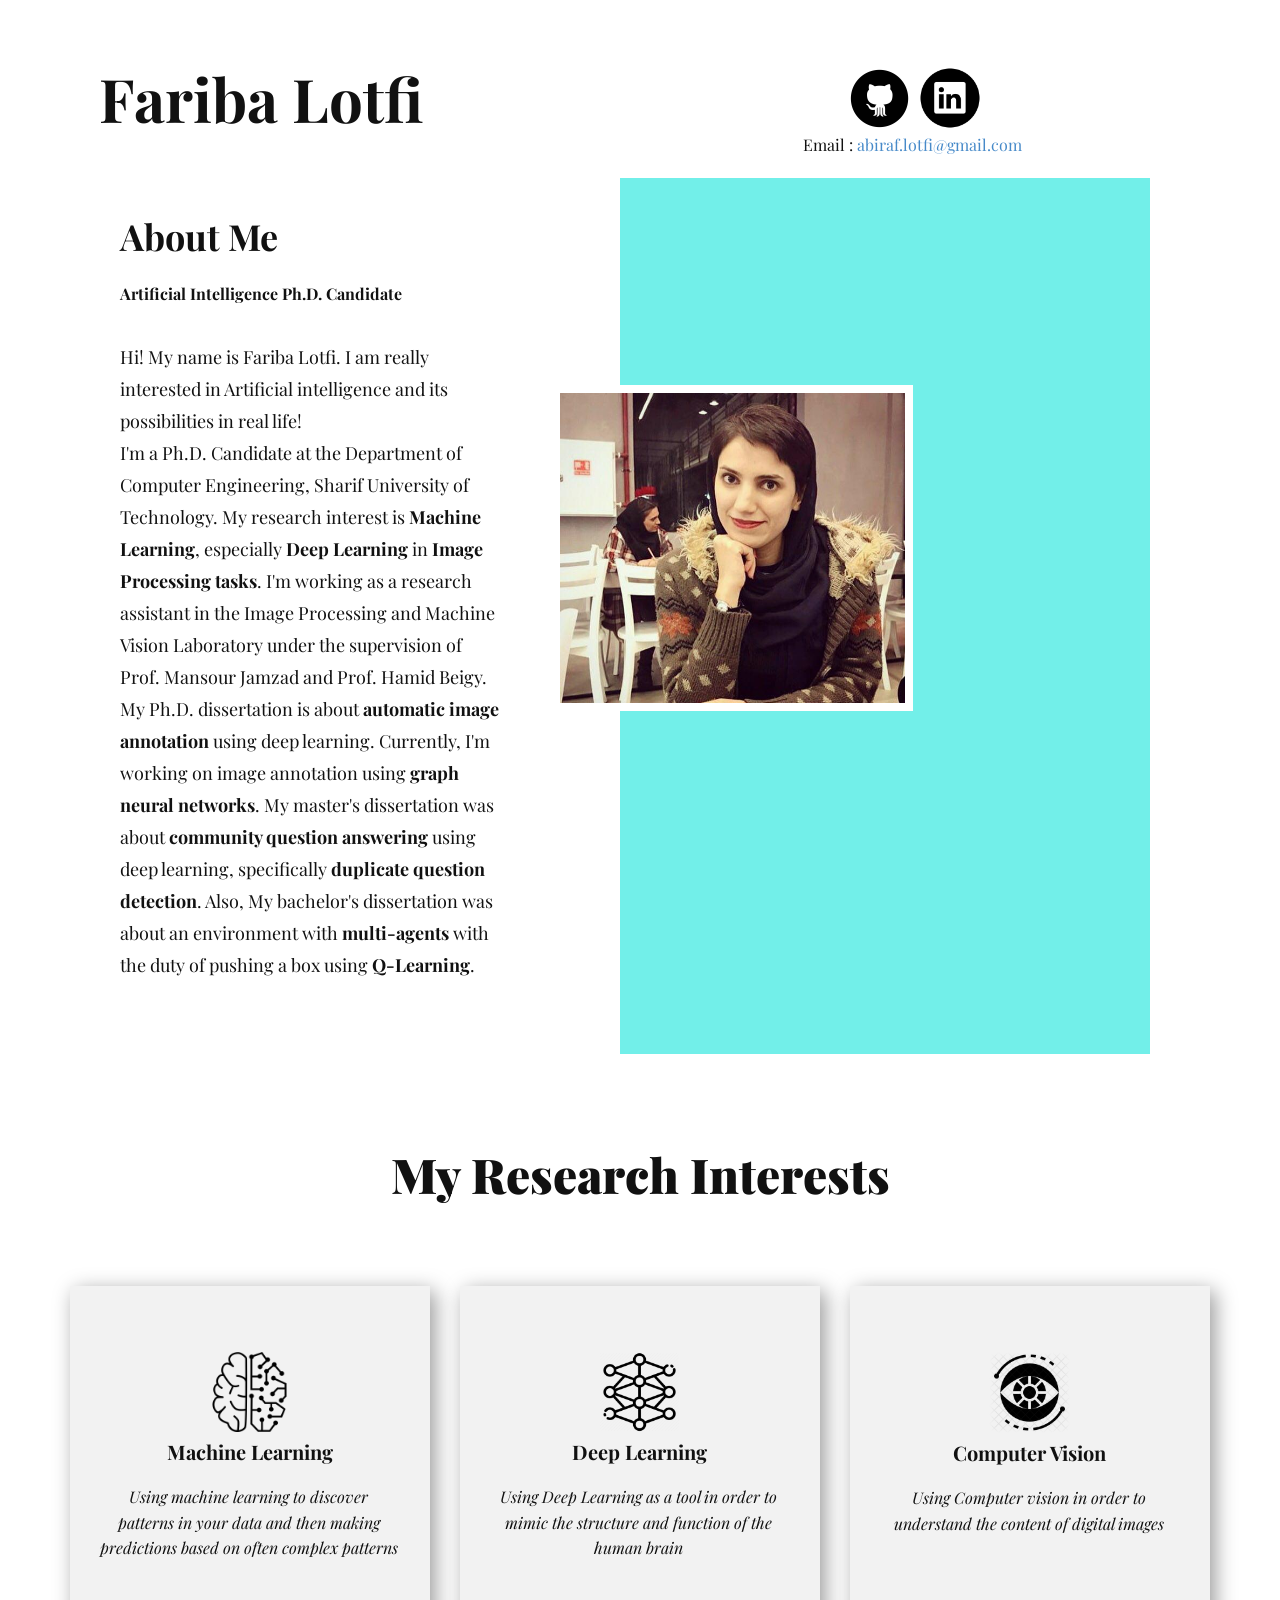
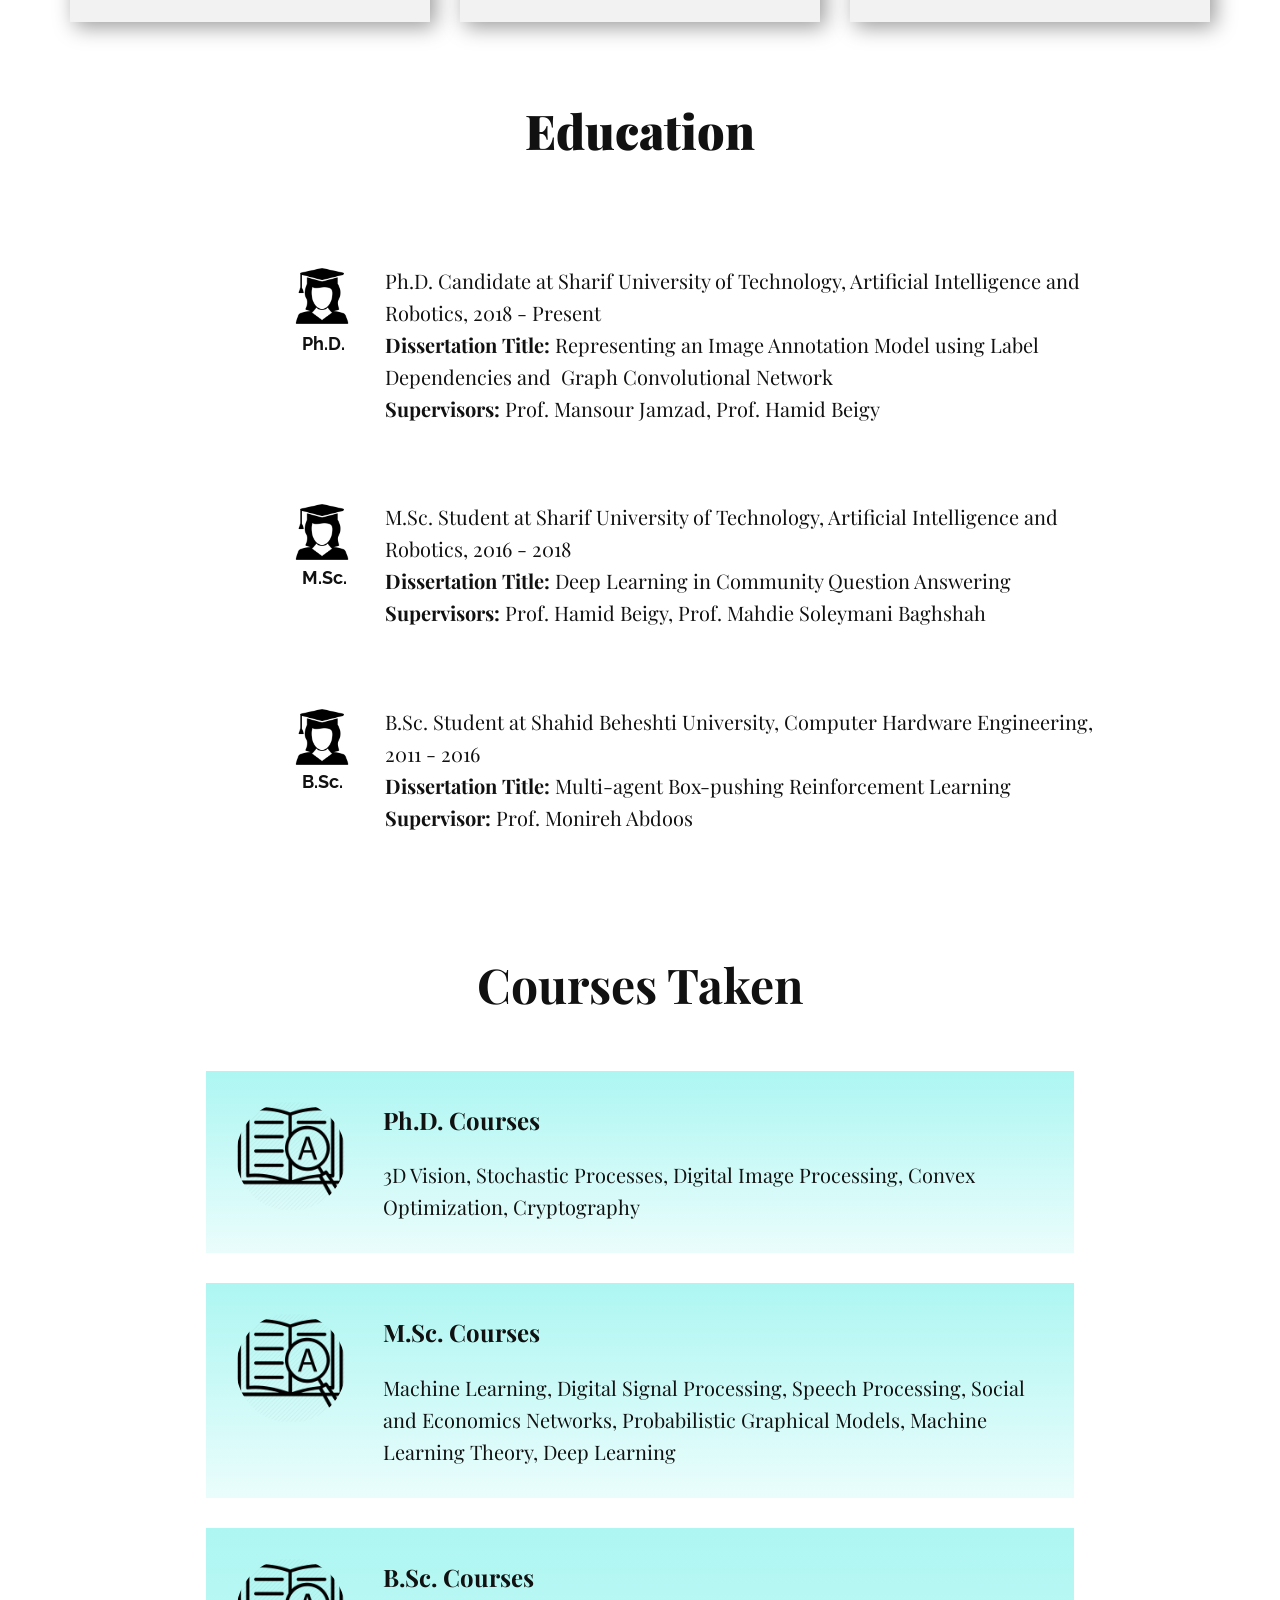
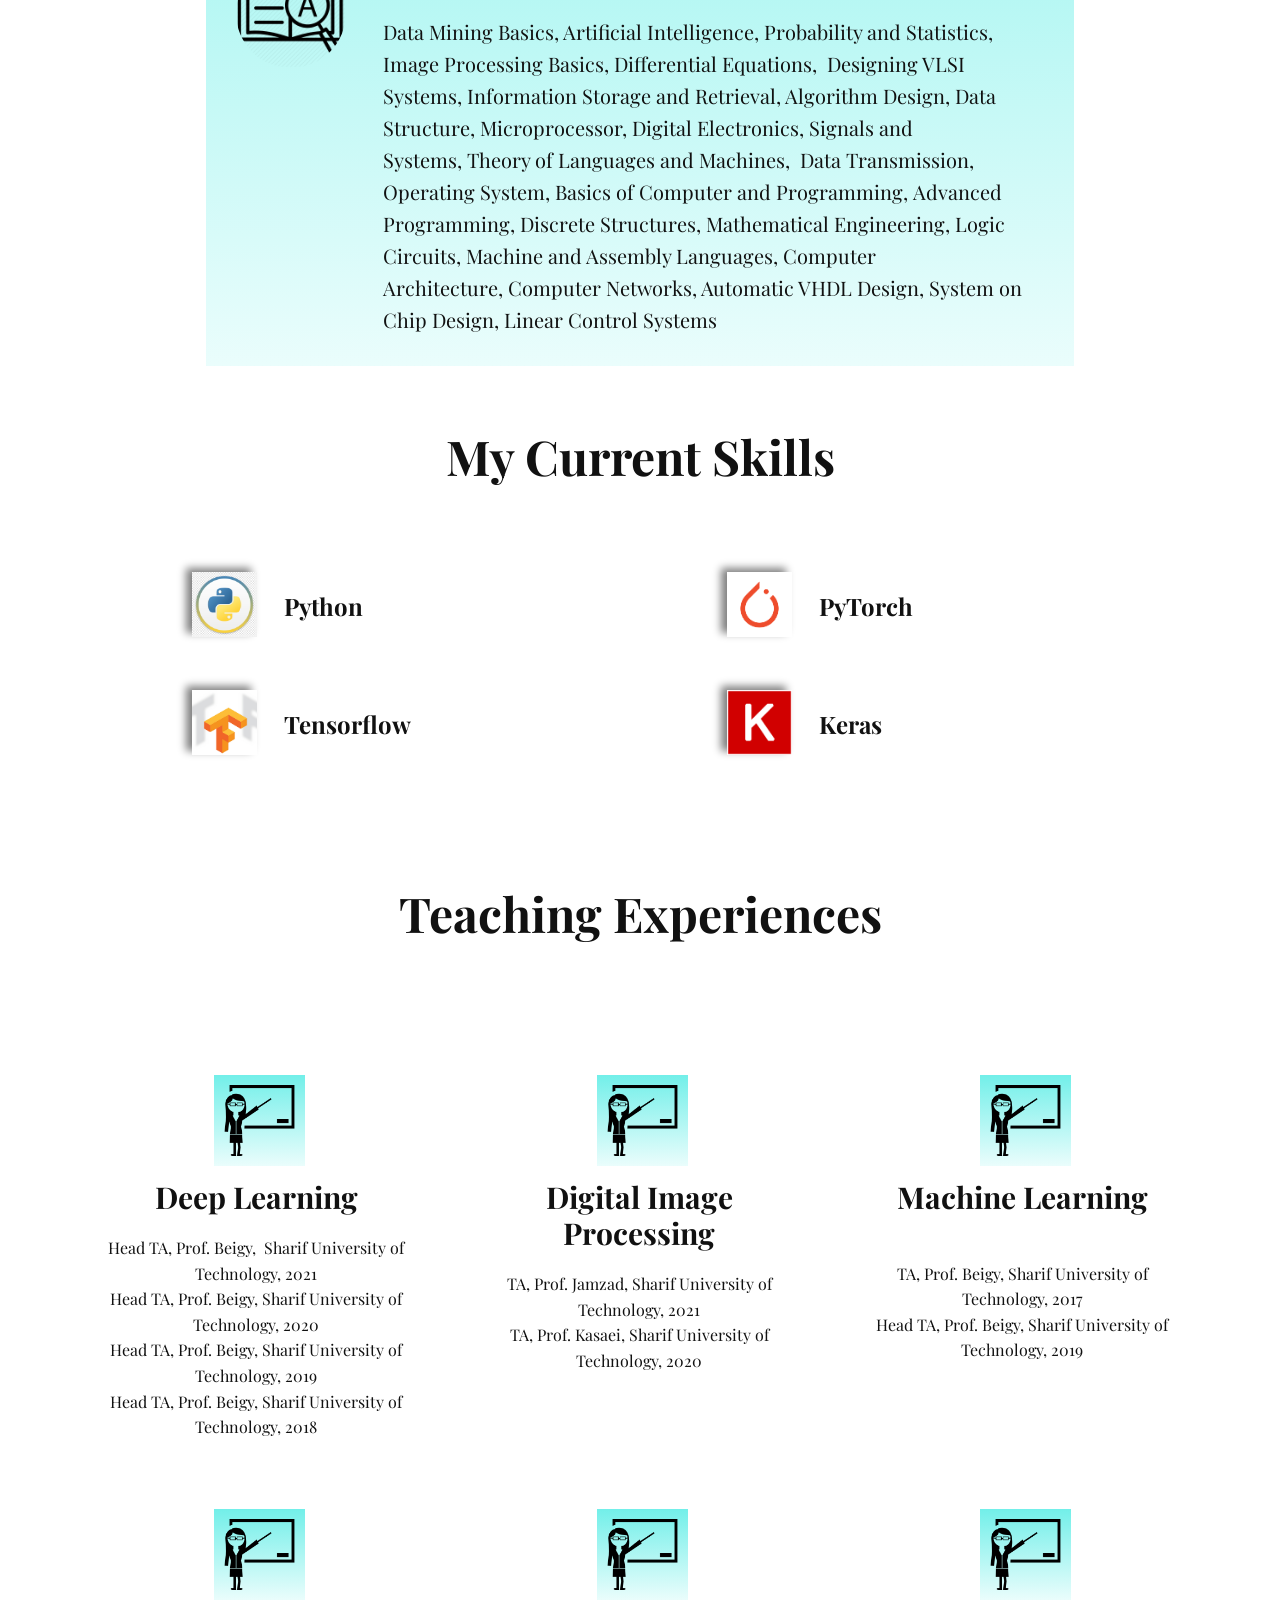
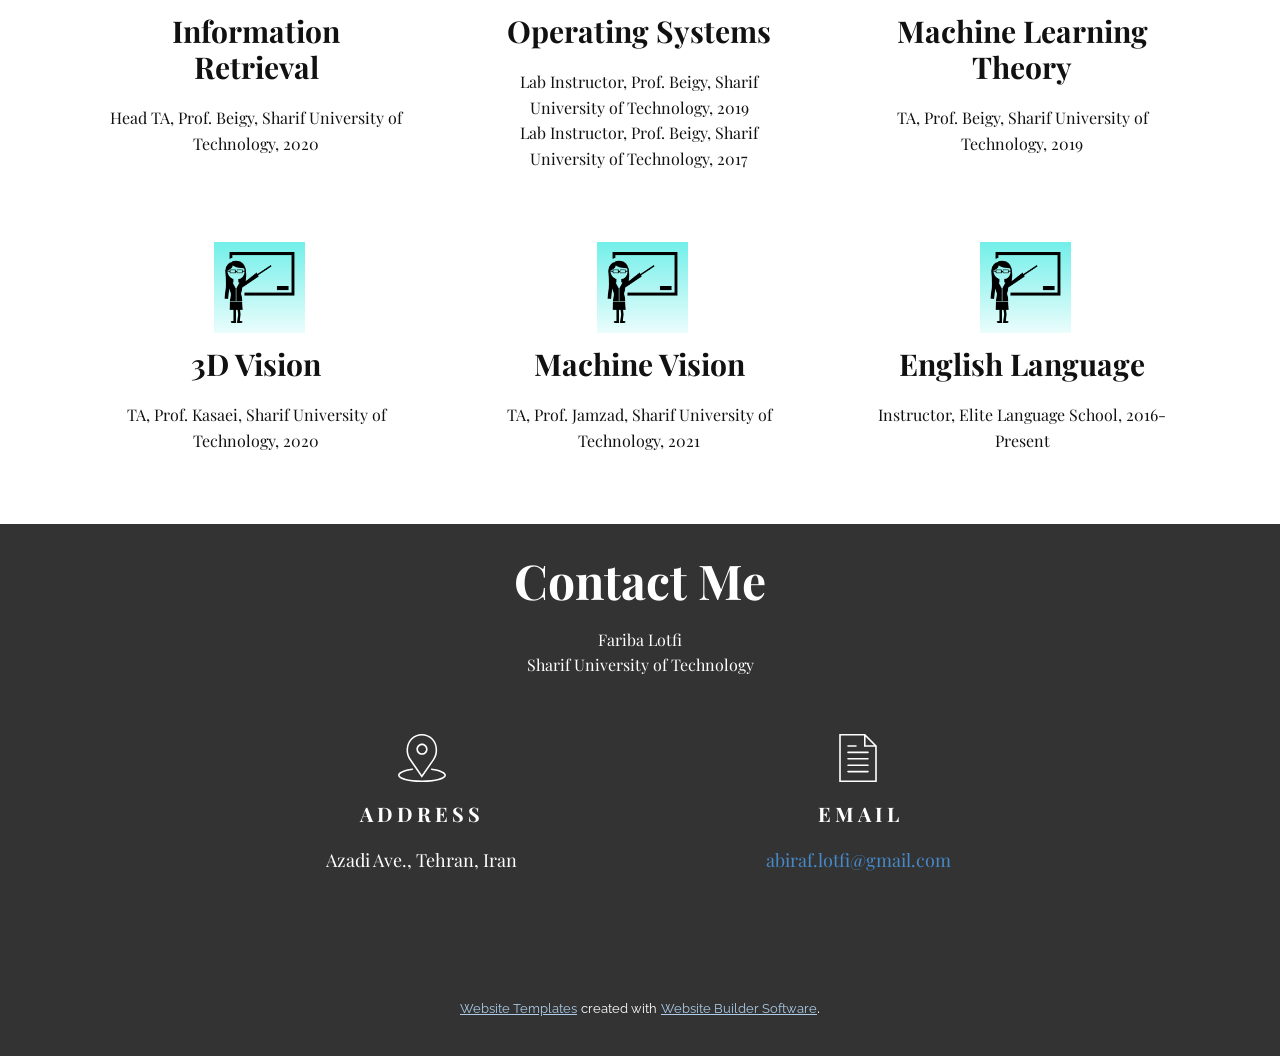
<file: Fariba-Lotfi.html>
<!DOCTYPE html>
<html style="font-size: 16px;">
  <head>
    <meta name="viewport" content="width=device-width, initial-scale=1.0">
    <meta charset="utf-8">
    <meta name="keywords" content="Fariba Lotfi, + 1 141 66 77">
    <meta name="description" content="">
    <meta name="page_type" content="np-template-header-footer-from-plugin">
    <title>Fariba Lotfi</title>
    <link rel="stylesheet" href="nicepage.css" media="screen">
<link rel="stylesheet" href="Fariba-Lotfi.css" media="screen">
    <script class="u-script" type="text/javascript" src="jquery.js" defer=""></script>
    <script class="u-script" type="text/javascript" src="nicepage.js" defer=""></script>
    <meta name="generator" content="Nicepage 3.3.7, nicepage.com">
    <link id="u-theme-google-font" rel="stylesheet" href="https://fonts.googleapis.com/css?family=Playfair+Display:400,400i,700,700i,900,900i|Raleway:100,100i,200,200i,300,300i,400,400i,500,500i,600,600i,700,700i,800,800i,900,900i">
    <link id="u-page-google-font" rel="stylesheet" href="https://fonts.googleapis.com/css?family=Playfair+Display:400,400i,700,700i,900,900i">
    
    
    
    
    
    
    
    
    
    
    <script type="application/ld+json">{
		"@context": "http://schema.org",
		"@type": "Organization",
		"name": "Site1",
		"url": "index.html"
}</script>
    <meta property="og:title" content="Fariba Lotfi">
    <meta property="og:type" content="website">
    <meta name="theme-color" content="#478ac9">
    <link rel="canonical" href="index.html">
    <meta property="og:url" content="index.html">
  </head>
  <body class="u-body">
    <section class="u-clearfix u-section-1" id="carousel_c409">
      <div class="u-clearfix u-sheet u-sheet-1">
        <h1 class="u-text u-text-1">Fariba Lotfi</h1><span class="u-file-icon u-icon u-icon-circle u-text-palette-1-base u-icon-1" data-href="https://github.com/abiraaaaaaf" data-target="_blank"><img src="images/github_circle_black-512.png" alt=""></span><span class="u-file-icon u-icon u-icon-circle u-text-palette-1-base u-icon-2" data-href="https://www.linkedin.com/in/fariba-lotfi-20960056/" data-target="_blank"><img src="images/logo-linkedin-512.png" alt=""></span>
        <p class="u-custom-font u-font-playfair-display u-text u-text-2">Email : <a href="mailto:abiraf.lotfi@gmail.com" class="u-active-none u-border-none u-btn u-button-link u-button-style u-custom-font u-font-playfair-display u-hover-none u-none u-text-palette-1-base u-btn-1">abiraf.lotfi@gmail.com</a>
          <br>
        </p>
        <div class="u-clearfix u-layout-wrap u-layout-wrap-1">
          <div class="u-layout">
            <div class="u-layout-row">
              <div class="u-align-center-sm u-align-center-xs u-container-style u-layout-cell u-left-cell u-size-30 u-layout-cell-1">
                <div class="u-container-layout u-valign-top-xs u-container-layout-1">
                  <h1 class="u-custom-font u-font-playfair-display u-text u-text-3">About Me</h1>
                  <p class="u-align-left-xs u-custom-font u-font-playfair-display u-text u-text-4">
                    <span style="font-size: 1rem;"><b>Artificial Intelligence Ph.D. Candidate</b>
                      <span style="font-size: 1.125rem;">
                        <br>
                        <br>Hi! My name is Fariba Lotfi. I am really interested in Artificial intelligence and its possibilities in real life!<br>I'm a Ph.D. Candidate at the Department of Computer Engineering, Sharif University of Technology. My research interest is&nbsp;<span style="font-weight: 700;">Machine Learning</span>, especially&nbsp;<span style="font-weight: 700;">Deep Learning</span> in<span style="font-weight: 700;"> Image Processing </span>
                        <span style="font-weight: 700;">tasks</span>. I'm working as a research assistant in the Image Processing and Machine Vision&nbsp;Laboratory under the supervision of Prof. Mansour Jamzad and Prof. Hamid Beigy. My Ph.D. dissertation is about <span style="font-weight: 700;">automatic image annotation</span> using deep learning. Currently, I'm working on image annotation using <span style="font-weight: 700;">graph neural networks</span>. My master's dissertation was about <span style="font-weight: 700;">community question answering</span> using deep learning, specifically <span style="font-weight: 700;">duplicate question detection</span>. Also, My bachelor's dissertation was about an environment with <span style="font-weight: 700;">multi-agents</span> with the duty of pushing a box using <span style="font-weight: 700;">Q-Learning</span>.
                      </span>
                    </span>
                    <br>
                  </p>
                </div>
              </div>
              <div class="u-container-style u-layout-cell u-palette-4-light-1 u-right-cell u-size-30 u-layout-cell-2">
                <div class="u-container-layout u-valign-bottom-xs u-container-layout-2">
                  <img src="images/0.jpg" alt="" class="u-border-8 u-border-white u-expanded-width-xs u-image u-image-default u-image-1" data-image-width="640" data-image-height="640" data-animation-name="bounceIn" data-animation-duration="1000" data-animation-delay="0" data-animation-direction="">
                </div>
              </div>
            </div>
          </div>
        </div>
      </div>
    </section>
    <section class="u-align-center u-clearfix u-section-2" id="sec-2ab0">
      <div class="u-clearfix u-sheet u-sheet-1">
        <h1 class="u-text u-text-1">My Research Interests</h1>
      </div>
    </section>
    <section class="u-align-center u-clearfix u-section-3" id="sec-262a">
      <div class="u-clearfix u-sheet u-sheet-1">
        <div class="u-expanded-width u-list u-repeater u-list-1">
          <div class="u-align-center u-container-style u-grey-5 u-list-item u-repeater-item u-video-cover u-list-item-1" data-animation-name="jackInTheBox" data-animation-duration="1000" data-animation-delay="0" data-animation-direction="">
            <div class="u-container-layout u-similar-container u-container-layout-1"><span class="u-file-icon u-icon u-icon-circle u-text-black u-icon-1"><img src="images/file.png" alt=""></span>
              <h5 class="u-text u-text-default u-text-1">Machine Learning</h5>
              <p class="u-custom-font u-font-playfair-display u-text u-text-2">Using machine learning to discover patterns in your data and then making predictions based on often complex patterns</p>
            </div>
          </div>
          <div class="u-align-center u-container-style u-grey-5 u-list-item u-repeater-item u-list-item-2" data-animation-name="jackInTheBox" data-animation-duration="1000" data-animation-delay="0" data-animation-direction="">
            <div class="u-container-layout u-similar-container u-container-layout-2"><span class="u-file-icon u-icon u-icon-circle u-text-black u-icon-2"><img src="images/Artificial_Intelligence_-_Line_-_Expand-03-512.png" alt=""></span>
              <h5 class="u-text u-text-default u-text-3">Deep Learning</h5>
              <p class="u-custom-font u-font-playfair-display u-text u-text-4">Using Deep Learning as a tool in order to mimic the structure and&nbsp;function&nbsp;of the human brain</p>
            </div>
          </div>
          <div class="u-align-center u-container-style u-grey-5 u-list-item u-repeater-item u-video-cover u-list-item-3" data-animation-name="jackInTheBox" data-animation-duration="1000" data-animation-delay="0" data-animation-direction="">
            <div class="u-container-layout u-similar-container u-container-layout-3"><span class="u-file-icon u-icon u-icon-circle u-text-black u-icon-3"><img src="images/computer-vision-1524401-1290704.png" alt=""></span>
              <h5 class="u-text u-text-default u-text-5">Computer Vision</h5>
              <p class="u-custom-font u-font-playfair-display u-text u-text-6">Using Computer vision in order to understand the content of digital images</p>
            </div>
          </div>
        </div>
      </div>
    </section>
    <section class="u-align-center u-clearfix u-section-4" id="sec-44b6">
      <div class="u-clearfix u-sheet u-valign-middle u-sheet-1">
        <h1 class="u-text u-text-1">Education</h1>
      </div>
    </section>
    <section class="u-clearfix u-section-5" id="sec-7b91">
      <div class="u-clearfix u-sheet u-sheet-1">
        <div class="u-list u-repeater u-list-1">
          <div class="u-container-style u-list-item u-repeater-item">
            <div class="u-container-layout u-similar-container u-container-layout-1"><span class="u-file-icon u-icon u-icon-circle u-text-palette-1-base u-icon-1"><img src="images/1050400-200.png" alt=""></span>
              <p class="u-custom-font u-font-playfair-display u-text u-text-1">Ph.D. Candidate at Sharif University of Technology, Artificial Intelligence and Robotics, 2018 - Present<br>
                <span style="font-weight: 700;">Dissertation Title:</span> Representing an Image Annotation Model using Label Dependencies and&nbsp; Graph Convolutional Network<br>
                <span style="font-weight: 700;">Supervisors:</span> Prof. Mansour Jamzad, Prof. Hamid Beigy<br>
              </p>
            </div>
          </div>
          <div class="u-container-style u-list-item u-repeater-item">
            <div class="u-container-layout u-similar-container u-container-layout-2"><span class="u-file-icon u-icon u-icon-circle u-text-palette-1-base u-icon-2"><img src="images/1050400-200.png" alt=""></span>
              <p class="u-custom-font u-font-playfair-display u-text u-text-2"> M.Sc. Student at Sharif University of Technology, Artificial Intelligence&nbsp;and Robotics, 2016 - 2018<br>
                <span style="font-weight: 700;">Dissertation Title:</span> Deep Learning in Community Question Answering<br>
                <span style="font-weight: 700;">Supervisors:</span> Prof. Hamid Beigy, Prof. Mahdie Soleymani Baghshah<br>
              </p>
            </div>
          </div>
          <div class="u-container-style u-list-item u-repeater-item">
            <div class="u-container-layout u-similar-container u-container-layout-3"><span class="u-file-icon u-icon u-icon-circle u-text-palette-1-base u-icon-3"><img src="images/1050400-200.png" alt=""></span>
              <p class="u-custom-font u-font-playfair-display u-text u-text-3"> B.Sc. Student at Shahid Beheshti University, Computer Hardware Engineering, 2011 - 2016<br>
                <span style="font-weight: 700;">Dissertation Title:</span> Multi-agent Box-pushing Reinforcement Learning<br>
                <span style="font-weight: 700;">Supervisor:</span> Prof. Monireh Abdoos<br>
              </p>
            </div>
          </div>
        </div>
        <p class="u-small-text u-text u-text-font u-text-variant u-text-4">Ph.D.</p>
        <p class="u-small-text u-text u-text-font u-text-variant u-text-5">M.Sc.</p>
        <p class="u-small-text u-text u-text-font u-text-variant u-text-6">B.Sc.</p>
      </div>
    </section>
    <section class="u-align-center u-clearfix u-section-6" id="carousel_918f">
      <div class="u-clearfix u-sheet u-sheet-1">
        <h1 class="u-text u-text-default u-text-1">Courses Taken<br>
        </h1>
        <div class="u-expanded-width-xs u-list u-repeater u-list-1">
          <div class="u-container-style u-gradient u-list-item u-repeater-item u-list-item-1" data-animation-name="fadeIn" data-animation-duration="1000" data-animation-delay="0" data-animation-direction="">
            <div class="u-container-layout u-similar-container u-valign-top-lg u-valign-top-md u-valign-top-sm u-valign-top-xl u-container-layout-1">
              <div alt="" class="u-image u-image-circle u-image-1" data-image-width="512" data-image-height="512"></div>
              <p class="u-custom-font u-font-playfair-display u-text u-text-2">Ph.D. Courses</p>
              <p class="u-custom-font u-font-playfair-display u-text u-text-3">3D Vision, Stochastic Processes, Digital Image Processing, Convex Optimization, Cryptography</p>
            </div>
          </div>
          <div class="u-container-style u-gradient u-list-item u-repeater-item u-list-item-2" data-animation-name="fadeIn" data-animation-duration="1000" data-animation-delay="0" data-animation-direction="">
            <div class="u-container-layout u-similar-container u-valign-top-lg u-valign-top-md u-valign-top-sm u-valign-top-xl u-container-layout-2">
              <div alt="" class="u-image u-image-circle u-image-2" data-image-width="512" data-image-height="512"></div>
              <p class="u-custom-font u-font-playfair-display u-text u-text-4">M.Sc. Courses</p>
              <p class="u-custom-font u-font-playfair-display u-text u-text-5">Machine Learning, Digital Signal Processing, Speech Processing, Social and Economics Networks, Probabilistic Graphical Models, Machine Learning Theory, Deep Learning</p>
            </div>
          </div>
          <div class="u-container-style u-gradient u-list-item u-repeater-item u-list-item-3" data-animation-name="fadeIn" data-animation-duration="1000" data-animation-delay="0" data-animation-direction="">
            <div class="u-container-layout u-similar-container u-valign-top-lg u-valign-top-md u-valign-top-sm u-valign-top-xl u-container-layout-3">
              <div alt="" class="u-image u-image-circle u-image-3" data-image-width="512" data-image-height="512"></div>
              <p class="u-custom-font u-font-playfair-display u-text u-text-6">B.Sc. Courses</p>
              <p class="u-custom-font u-font-playfair-display u-text u-text-7">Data Mining Basics, Artificial Intelligence, Probability and Statistics, Image Processing Basics, Differential Equations,&nbsp; Designing VLSI Systems,&nbsp;Information Storage and Retrieval, Algorithm Design, Data Structure,&nbsp;Microprocessor,&nbsp;Digital Electronics,&nbsp;Signals and Systems,&nbsp;Theory of Languages and Machines,&nbsp;&nbsp;Data Transmission, Operating System,&nbsp;Basics of Computer and Programming,&nbsp;Advanced Programming, Discrete Structures,&nbsp;Mathematical Engineering,&nbsp;Logic Circuits,&nbsp;Machine and Assembly Languages,&nbsp;Computer Architecture,&nbsp;Computer Networks, Automatic VHDL Design, System on Chip Design,&nbsp;Linear Control Systems&nbsp;<br>
              </p>
            </div>
          </div>
        </div>
      </div>
    </section>
    <section class="u-align-center u-clearfix u-section-7" id="sec-1fdd">
      <div class="u-clearfix u-sheet u-sheet-1">
        <h1 class="u-custom-font u-font-playfair-display u-text u-text-default u-text-1">My Current Skills</h1>
        <div class="u-expanded-width-lg u-expanded-width-md u-expanded-width-sm u-expanded-width-xs u-list u-repeater u-list-1">
          <div class="u-container-style u-list-item u-repeater-item u-list-item-1" data-animation-name="zoomIn" data-animation-duration="1000" data-animation-delay="0" data-animation-direction="">
            <div class="u-container-layout u-similar-container u-container-layout-1"><span class="u-file-icon u-icon u-icon-rectangle u-text-palette-1-base u-icon-1"><img src="images/alternative-python-icons-and-folder-icon-python-3-png-clipart.jpg" alt=""></span>
              <div class="u-container-style u-group u-group-1">
                <div class="u-container-layout u-container-layout-2">
                  <h5 class="u-text u-text-2" data-animation-name="slideIn" data-animation-duration="1000" data-animation-delay="0" data-animation-direction="Down">Python</h5>
                </div>
              </div>
            </div>
          </div>
          <div class="u-container-style u-list-item u-repeater-item u-list-item-2" data-animation-name="zoomIn" data-animation-duration="1000" data-animation-delay="0" data-animation-direction="">
            <div class="u-container-layout u-similar-container u-container-layout-3"><span class="u-file-icon u-icon u-icon-rectangle u-text-palette-1-base u-icon-2"><img src="images/0_nbhRveIQSj7YBdtx.png" alt=""></span>
              <div class="u-container-style u-group u-video-cover u-group-2">
                <div class="u-container-layout u-container-layout-4">
                  <h5 class="u-text u-text-3" data-animation-name="slideIn" data-animation-duration="1000" data-animation-delay="0" data-animation-direction="Down">PyTorch</h5>
                </div>
              </div>
            </div>
          </div>
          <div class="u-container-style u-list-item u-repeater-item u-list-item-3" data-animation-name="zoomIn" data-animation-duration="1000" data-animation-delay="0" data-animation-direction="">
            <div class="u-container-layout u-similar-container u-container-layout-5"><span class="u-file-icon u-icon u-icon-rectangle u-text-palette-1-base u-icon-3"><img src="images/image00.0.0.jpg" alt=""></span>
              <div class="u-container-style u-group u-video-cover u-group-3">
                <div class="u-container-layout u-container-layout-6">
                  <h5 class="u-text u-text-4" data-animation-name="slideIn" data-animation-duration="1000" data-animation-delay="0" data-animation-direction="Down">Tensorflow</h5>
                </div>
              </div>
            </div>
          </div>
          <div class="u-container-style u-list-item u-repeater-item u-list-item-4" data-animation-name="zoomIn" data-animation-duration="1000" data-animation-delay="0" data-animation-direction="">
            <div class="u-container-layout u-similar-container u-container-layout-7"><span class="u-file-icon u-icon u-icon-rectangle u-text-palette-1-base u-icon-4"><img src="images/1200px-Keras_logo.svg.png" alt=""></span>
              <div class="u-container-style u-group u-video-cover u-group-4">
                <div class="u-container-layout u-container-layout-8">
                  <h5 class="u-text u-text-5" data-animation-name="slideIn" data-animation-duration="1000" data-animation-delay="0" data-animation-direction="Down">Keras</h5>
                </div>
              </div>
            </div>
          </div>
        </div>
      </div>
    </section>
    <section class="u-align-center u-clearfix u-section-8" id="sec-984d">
      <div class="u-clearfix u-sheet u-sheet-1">
        <h2 class="u-text u-text-default u-text-1">Teaching Experiences</h2>
        <div class="u-expanded-width u-list u-repeater u-list-1">
          <div class="u-align-center u-container-style u-list-item u-repeater-item u-list-item-1" data-animation-name="zoomIn" data-animation-duration="1000" data-animation-delay="0" data-animation-direction="">
            <div class="u-container-layout u-similar-container u-container-layout-1"><span class="u-file-icon u-gradient u-icon u-icon-rectangle u-spacing-10 u-icon-1"><img src="images/teacher-icon-page-9-black-woman-teaching-png-512_512.png" alt=""></span>
              <h3 class="u-custom-font u-font-playfair-display u-text u-text-2">Deep Learning</h3>
              <p class="u-custom-font u-font-playfair-display u-text u-text-3">Head TA, Prof. Beigy, ​ Sharif University of Technology, 2021<br>Head TA, Prof. Beigy, Sharif University of Technology, 2020<br>Head TA, Prof. Beigy, Sharif University of Technology, 2019<br>Head TA, Prof. Beigy, Sharif University of Technology, 2018
              </p>
            </div>
          </div>
          <div class="u-align-center u-container-style u-list-item u-repeater-item u-list-item-2" data-animation-name="zoomIn" data-animation-duration="1000" data-animation-delay="0" data-animation-direction="">
            <div class="u-container-layout u-similar-container u-container-layout-2"><span class="u-file-icon u-gradient u-icon u-icon-rectangle u-spacing-10 u-icon-2"><img src="images/teacher-icon-page-9-black-woman-teaching-png-512_512.png" alt=""></span>
              <h3 class="u-custom-font u-font-playfair-display u-text u-text-4">Digital Image Processing</h3>
              <p class="u-custom-font u-font-playfair-display u-text u-text-5">TA, Prof. Jamzad, Sharif University of Technology, 2021<br>TA, Prof. Kasaei, Sharif University of Technology, 2020
              </p>
            </div>
          </div>
          <div class="u-align-center u-container-style u-list-item u-repeater-item u-list-item-3" data-animation-name="zoomIn" data-animation-duration="1000" data-animation-delay="0" data-animation-direction="">
            <div class="u-container-layout u-similar-container u-container-layout-3"><span class="u-file-icon u-gradient u-icon u-icon-rectangle u-spacing-10 u-icon-3"><img src="images/teacher-icon-page-9-black-woman-teaching-png-512_512.png" alt=""></span>
              <h3 class="u-custom-font u-font-playfair-display u-text u-text-6">Machine Learning</h3>
              <p class="u-custom-font u-font-playfair-display u-text u-text-7">
                <br>TA,&nbsp;Prof. Beigy, Sharif University of Technology, 2017<br>Head TA, Prof. Beigy, Sharif University of Technology, 2019
              </p>
            </div>
          </div>
          <div class="u-align-center u-container-style u-list-item u-repeater-item u-list-item-4" data-animation-name="zoomIn" data-animation-duration="1000" data-animation-delay="0" data-animation-direction="">
            <div class="u-container-layout u-similar-container u-container-layout-4"><span class="u-file-icon u-gradient u-icon u-icon-rectangle u-spacing-10 u-icon-4"><img src="images/teacher-icon-page-9-black-woman-teaching-png-512_512.png" alt=""></span>
              <h3 class="u-custom-font u-font-playfair-display u-text u-text-8">Information Retrieval</h3>
              <p class="u-custom-font u-font-playfair-display u-text u-text-9">Head TA, Prof. Beigy, Sharif University of Technology, 2020</p>
            </div>
          </div>
          <div class="u-align-center u-container-style u-list-item u-repeater-item u-list-item-5" data-animation-name="zoomIn" data-animation-duration="1000" data-animation-delay="0" data-animation-direction="">
            <div class="u-container-layout u-similar-container u-container-layout-5"><span class="u-file-icon u-gradient u-icon u-icon-rectangle u-spacing-10 u-icon-5"><img src="images/teacher-icon-page-9-black-woman-teaching-png-512_512.png" alt=""></span>
              <h3 class="u-custom-font u-font-playfair-display u-text u-text-10">Operating Systems</h3>
              <p class="u-custom-font u-font-playfair-display u-text u-text-11">Lab Instructor, Prof. Beigy, Sharif University of Technology, 2019<br>Lab Instructor, Prof. Beigy, Sharif University of Technology, 2017
              </p>
            </div>
          </div>
          <div class="u-align-center u-container-style u-list-item u-repeater-item u-list-item-6" data-animation-name="zoomIn" data-animation-duration="1000" data-animation-delay="0" data-animation-direction="">
            <div class="u-container-layout u-similar-container u-container-layout-6"><span class="u-file-icon u-gradient u-icon u-icon-rectangle u-spacing-10 u-icon-6"><img src="images/teacher-icon-page-9-black-woman-teaching-png-512_512.png" alt=""></span>
              <h3 class="u-custom-font u-font-playfair-display u-text u-text-12">Machine Learning Theory</h3>
              <p class="u-custom-font u-font-playfair-display u-text u-text-13">TA, Prof. Beigy, Sharif University of Technology, 2019</p>
            </div>
          </div>
          <div class="u-align-center u-container-style u-list-item u-repeater-item u-list-item-7" data-animation-name="zoomIn" data-animation-duration="1000" data-animation-delay="0" data-animation-direction="">
            <div class="u-container-layout u-similar-container u-container-layout-7"><span class="u-file-icon u-gradient u-icon u-icon-rectangle u-spacing-10 u-icon-7"><img src="images/teacher-icon-page-9-black-woman-teaching-png-512_512.png" alt=""></span>
              <h3 class="u-custom-font u-font-playfair-display u-text u-text-14">3D Vision</h3>
              <p class="u-custom-font u-font-playfair-display u-text u-text-15">TA, Prof. Kasaei, Sharif University of Technology, 2020</p>
            </div>
          </div>
          <div class="u-align-center u-container-style u-list-item u-repeater-item u-list-item-8" data-animation-name="zoomIn" data-animation-duration="1000" data-animation-delay="0" data-animation-direction="">
            <div class="u-container-layout u-similar-container u-container-layout-8"><span class="u-file-icon u-gradient u-icon u-icon-rectangle u-spacing-10 u-icon-8"><img src="images/teacher-icon-page-9-black-woman-teaching-png-512_512.png" alt=""></span>
              <h3 class="u-custom-font u-font-playfair-display u-text u-text-16">Machine Vision</h3>
              <p class="u-custom-font u-font-playfair-display u-text u-text-17">TA, Prof. Jamzad, Sharif University of Technology, 2021</p>
            </div>
          </div>
          <div class="u-align-center u-container-style u-list-item u-repeater-item u-list-item-9" data-animation-name="zoomIn" data-animation-duration="1000" data-animation-delay="0" data-animation-direction="">
            <div class="u-container-layout u-similar-container u-container-layout-9"><span class="u-file-icon u-gradient u-icon u-icon-rectangle u-spacing-10 u-icon-9"><img src="images/teacher-icon-page-9-black-woman-teaching-png-512_512.png" alt=""></span>
              <h3 class="u-custom-font u-font-playfair-display u-text u-text-18">English Language</h3>
              <p class="u-custom-font u-font-playfair-display u-text u-text-19">Instructor, Elite Language School, 2016-Present</p>
            </div>
          </div>
        </div>
      </div>
    </section>
    <section class="u-align-center u-clearfix u-grey-80 u-section-9" id="carousel_f2d3">
      <div class="u-clearfix u-sheet u-sheet-1">
        <div class="u-clearfix u-layout-wrap u-layout-wrap-1">
          <div class="u-layout">
            <div class="u-layout-col">
              <div class="u-size-30">
                <div class="u-layout-row">
                  <div class="u-align-center u-container-style u-layout-cell u-left-cell u-right-cell u-size-60 u-layout-cell-1">
                    <div class="u-container-layout u-container-layout-1">
                      <h2 class="u-custom-font u-font-playfair-display u-text u-text-1">Contac<span style="font-weight: 700;"></span>t Me
                      </h2>
                      <p class="u-custom-font u-font-playfair-display u-text u-text-white u-text-2">Fariba Lotfi<br>Sharif University of Technology
                      </p>
                    </div>
                  </div>
                </div>
              </div>
              <div class="u-size-30">
                <div class="u-layout-row">
                  <div class="u-align-center u-container-style u-layout-cell u-left-cell u-size-30 u-layout-cell-2">
                    <div class="u-container-layout u-valign-top u-container-layout-2"><span class="u-icon u-icon-circle u-icon-1"><svg class="u-svg-link" preserveAspectRatio="xMidYMin slice" viewBox="0 0 60 60" style=""><use xmlns:xlink="http://www.w3.org/1999/xlink" xlink:href="#svg-851e"></use></svg><svg version="1.1" id="svg-851e" xmlns="http://www.w3.org/2000/svg" xmlns:xlink="http://www.w3.org/1999/xlink" x="0px" y="0px" viewBox="0 0 60 60" style="enable-background:new 0 0 60 60;" xml:space="preserve" class="u-svg-content"><g><path d="M30,26c3.86,0,7-3.141,7-7s-3.14-7-7-7s-7,3.141-7,7S26.14,26,30,26z M30,14c2.757,0,5,2.243,5,5s-2.243,5-5,5
		s-5-2.243-5-5S27.243,14,30,14z"></path><path d="M29.823,54.757L45.164,32.6c5.754-7.671,4.922-20.28-1.781-26.982C39.761,1.995,34.945,0,29.823,0
		s-9.938,1.995-13.56,5.617c-6.703,6.702-7.535,19.311-1.804,26.952L29.823,54.757z M17.677,7.031C20.922,3.787,25.235,2,29.823,2
		s8.901,1.787,12.146,5.031c6.05,6.049,6.795,17.437,1.573,24.399L29.823,51.243L16.082,31.4
		C10.882,24.468,11.628,13.08,17.677,7.031z"></path><path d="M42.117,43.007c-0.55-0.067-1.046,0.327-1.11,0.876s0.328,1.046,0.876,1.11C52.399,46.231,58,49.567,58,51.5
		c0,2.714-10.652,6.5-28,6.5S2,54.214,2,51.5c0-1.933,5.601-5.269,16.117-6.507c0.548-0.064,0.94-0.562,0.876-1.11
		c-0.065-0.549-0.561-0.945-1.11-0.876C7.354,44.247,0,47.739,0,51.5C0,55.724,10.305,60,30,60s30-4.276,30-8.5
		C60,47.739,52.646,44.247,42.117,43.007z"></path>
</g><g></g><g></g><g></g><g></g><g></g><g></g><g></g><g></g><g></g><g></g><g></g><g></g><g></g><g></g><g></g></svg></span>
                      <h5 class="u-custom-font u-font-playfair-display u-text u-text-default u-text-white u-text-3">Address</h5>
                      <p class="u-custom-font u-font-playfair-display u-text u-text-default u-text-4">Azadi Ave., Tehran, Iran</p>
                    </div>
                  </div>
                  <div class="u-align-center-lg u-align-center-md u-align-center-sm u-align-center-xs u-container-style u-layout-cell u-right-cell u-size-30 u-layout-cell-3">
                    <div class="u-container-layout u-valign-top u-container-layout-3"><span class="u-icon u-icon-circle u-icon-2"><svg class="u-svg-link" preserveAspectRatio="xMidYMin slice" viewBox="0 0 60 60" style=""><use xmlns:xlink="http://www.w3.org/1999/xlink" xlink:href="#svg-1f10"></use></svg><svg version="1.1" id="svg-1f10" xmlns="http://www.w3.org/2000/svg" xmlns:xlink="http://www.w3.org/1999/xlink" x="0px" y="0px" viewBox="0 0 60 60" style="enable-background:new 0 0 60 60;" xml:space="preserve" class="u-svg-content"><g><path d="M42.5,22h-25c-0.552,0-1,0.447-1,1s0.448,1,1,1h25c0.552,0,1-0.447,1-1S43.052,22,42.5,22z"></path><path d="M17.5,16h10c0.552,0,1-0.447,1-1s-0.448-1-1-1h-10c-0.552,0-1,0.447-1,1S16.948,16,17.5,16z"></path><path d="M42.5,30h-25c-0.552,0-1,0.447-1,1s0.448,1,1,1h25c0.552,0,1-0.447,1-1S43.052,30,42.5,30z"></path><path d="M42.5,38h-25c-0.552,0-1,0.447-1,1s0.448,1,1,1h25c0.552,0,1-0.447,1-1S43.052,38,42.5,38z"></path><path d="M42.5,46h-25c-0.552,0-1,0.447-1,1s0.448,1,1,1h25c0.552,0,1-0.447,1-1S43.052,46,42.5,46z"></path><path d="M38.914,0H6.5v60h47V14.586L38.914,0z M39.5,3.414L50.086,14H39.5V3.414z M8.5,58V2h29v14h14v42H8.5z"></path>
</g><g></g><g></g><g></g><g></g><g></g><g></g><g></g><g></g><g></g><g></g><g></g><g></g><g></g><g></g><g></g></svg></span>
                      <h5 class="u-align-center-xl u-custom-font u-font-playfair-display u-text u-text-white u-text-5">email</h5>
                      <p class="u-align-center-xl u-custom-font u-font-playfair-display u-text u-text-default u-text-6">
                        <a href="mailto:abiraf.lotfi@gmail.com" class="u-active-none u-border-none u-btn u-button-link u-button-style u-hover-none u-none u-text-palette-1-base u-btn-1">abiraf.lotfi@gmail.com</a>
                      </p>
                    </div>
                  </div>
                </div>
              </div>
            </div>
          </div>
        </div>
      </div>
    </section>
    
    
    <footer class="u-align-left u-clearfix u-footer u-grey-80 u-footer" id="sec-fa53"><div class="u-clearfix u-sheet u-sheet-1"></div></footer>
    <section class="u-backlink u-clearfix u-grey-80">
      <a class="u-link" href="https://nicepage.com/website-templates" target="_blank">
        <span>Website Templates</span>
      </a>
      <p class="u-text">
        <span>created with</span>
      </p>
      <a class="u-link" href="https://nicepage.com/" target="_blank">
        <span>Website Builder Software</span>
      </a>. 
    </section>
  </body>
</html>
</file>
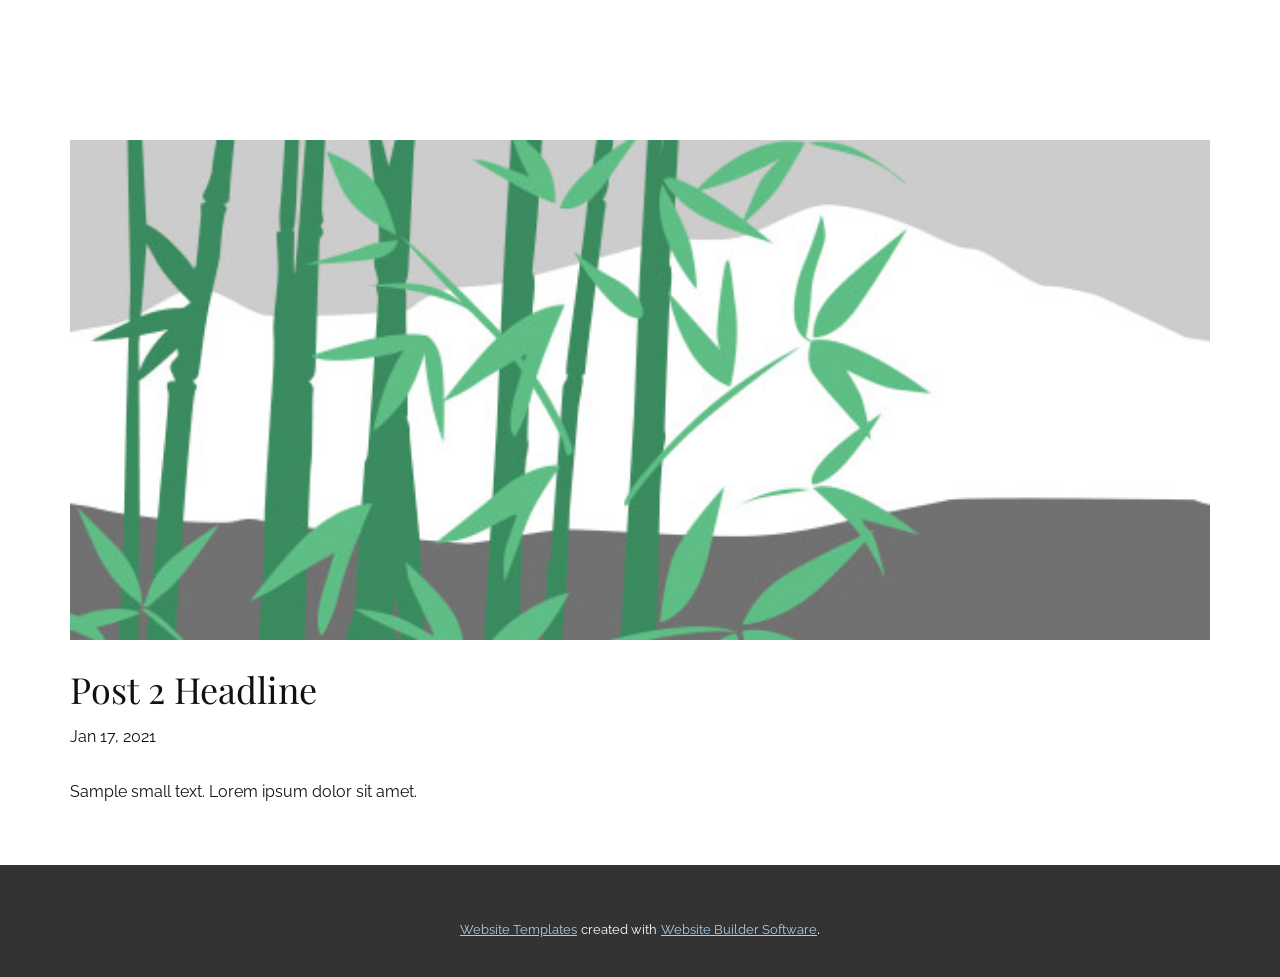
<file: blog/post-1.html>
<!doctype html>
<html style="font-size: 16px;"><head>
    <meta name="viewport" content="width=device-width, initial-scale=1.0">
    <meta charset="utf-8">
    <meta name="keywords" content="Blog Post 1">
    <meta name="description" content="">
    <meta name="page_type" content="np-template-header-footer-from-plugin">
    <title>Post 2 Headline</title>
    <link rel="stylesheet" href="../nicepage.css" media="screen">
<link rel="stylesheet" href="../Post-Template.css" media="screen">
    <script class="u-script" type="text/javascript" src="../jquery.js" defer=""></script>
    <script class="u-script" type="text/javascript" src="../nicepage.js" defer=""></script>
    <meta name="generator" content="Nicepage 3.3.7, nicepage.com">
    <link id="u-theme-google-font" rel="stylesheet" href="https://fonts.googleapis.com/css?family=Playfair+Display:400,400i,700,700i,900,900i|Raleway:100,100i,200,200i,300,300i,400,400i,500,500i,600,600i,700,700i,800,800i,900,900i">
    
    
    <script type="application/ld+json">{
		"@context": "http://schema.org",
		"@type": "Organization",
		"name": "Site1",
		"url": "index.html"
}</script>
    <meta property="og:title" content="Post Template">
    <meta property="og:type" content="website">
    <meta name="theme-color" content="#478ac9">
    <link rel="canonical" href="../index.html">
    <meta property="og:url" content="index.html">
  </head>
  <body class="u-body"><header class="u-align-center u-clearfix u-header u-header" id="sec-95c2"><div class="u-clearfix u-sheet u-valign-middle u-sheet-1"></div></header>
    <section class="u-clearfix u-section-1" id="sec-64d8">
      <div class="u-clearfix u-sheet u-sheet-1">
        <img src="../images/2.jpeg" alt="" class="u-blog-control u-expanded-width u-image u-image-default u-image-1" data-image-width="1080" data-image-height="1080">
        <h2 class="u-blog-control u-custom-font u-expanded-width u-heading-font u-text u-text-1">Post 2 Headline</h2>
        <div class="u-metadata u-metadata-1">
          <span class="u-meta-date u-meta-icon">Jan 17, 2021</span>
          
          
        </div>
        <div class="u-blog-control u-expanded-width-sm u-expanded-width-xl u-expanded-width-xs u-post-content u-text u-text-2">
  Sample small text. Lorem ipsum dolor sit amet.
  </div>
      </div>
    </section>
    
    
    <footer class="u-align-left u-clearfix u-footer u-grey-80 u-footer" id="sec-fa53"><div class="u-clearfix u-sheet u-sheet-1"></div></footer>
    <section class="u-backlink u-clearfix u-grey-80">
      <a class="u-link" href="https://nicepage.com/website-templates" target="_blank">
        <span>Website Templates</span>
      </a>
      <p class="u-text">
        <span>created with</span>
      </p>
      <a class="u-link" href="https://nicepage.com/" target="_blank">
        <span>Website Builder Software</span>
      </a>. 
    </section>
  
</body></html>
</file>
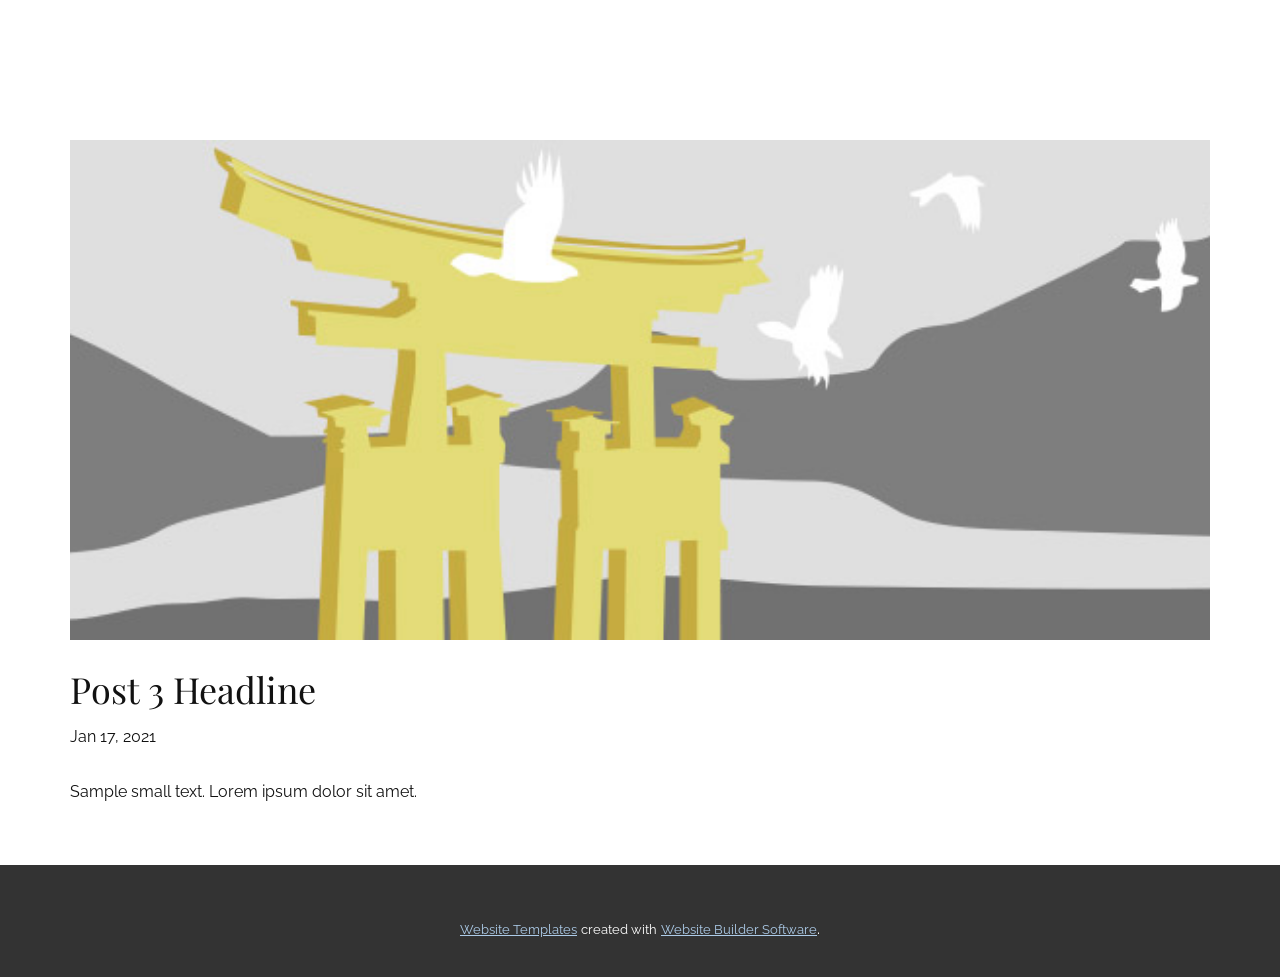
<file: blog/post-2.html>
<!doctype html>
<html style="font-size: 16px;"><head>
    <meta name="viewport" content="width=device-width, initial-scale=1.0">
    <meta charset="utf-8">
    <meta name="keywords" content="Blog Post 1">
    <meta name="description" content="">
    <meta name="page_type" content="np-template-header-footer-from-plugin">
    <title>Post 3 Headline</title>
    <link rel="stylesheet" href="../nicepage.css" media="screen">
<link rel="stylesheet" href="../Post-Template.css" media="screen">
    <script class="u-script" type="text/javascript" src="../jquery.js" defer=""></script>
    <script class="u-script" type="text/javascript" src="../nicepage.js" defer=""></script>
    <meta name="generator" content="Nicepage 3.3.7, nicepage.com">
    <link id="u-theme-google-font" rel="stylesheet" href="https://fonts.googleapis.com/css?family=Playfair+Display:400,400i,700,700i,900,900i|Raleway:100,100i,200,200i,300,300i,400,400i,500,500i,600,600i,700,700i,800,800i,900,900i">
    
    
    <script type="application/ld+json">{
		"@context": "http://schema.org",
		"@type": "Organization",
		"name": "Site1",
		"url": "index.html"
}</script>
    <meta property="og:title" content="Post Template">
    <meta property="og:type" content="website">
    <meta name="theme-color" content="#478ac9">
    <link rel="canonical" href="../index.html">
    <meta property="og:url" content="index.html">
  </head>
  <body class="u-body"><header class="u-align-center u-clearfix u-header u-header" id="sec-95c2"><div class="u-clearfix u-sheet u-valign-middle u-sheet-1"></div></header>
    <section class="u-clearfix u-section-1" id="sec-64d8">
      <div class="u-clearfix u-sheet u-sheet-1">
        <img src="../images/3.jpeg" alt="" class="u-blog-control u-expanded-width u-image u-image-default u-image-1" data-image-width="1080" data-image-height="1080">
        <h2 class="u-blog-control u-custom-font u-expanded-width u-heading-font u-text u-text-1">Post 3 Headline</h2>
        <div class="u-metadata u-metadata-1">
          <span class="u-meta-date u-meta-icon">Jan 17, 2021</span>
          
          
        </div>
        <div class="u-blog-control u-expanded-width-sm u-expanded-width-xl u-expanded-width-xs u-post-content u-text u-text-2">
  Sample small text. Lorem ipsum dolor sit amet.
  </div>
      </div>
    </section>
    
    
    <footer class="u-align-left u-clearfix u-footer u-grey-80 u-footer" id="sec-fa53"><div class="u-clearfix u-sheet u-sheet-1"></div></footer>
    <section class="u-backlink u-clearfix u-grey-80">
      <a class="u-link" href="https://nicepage.com/website-templates" target="_blank">
        <span>Website Templates</span>
      </a>
      <p class="u-text">
        <span>created with</span>
      </p>
      <a class="u-link" href="https://nicepage.com/" target="_blank">
        <span>Website Builder Software</span>
      </a>. 
    </section>
  
</body></html>
</file>
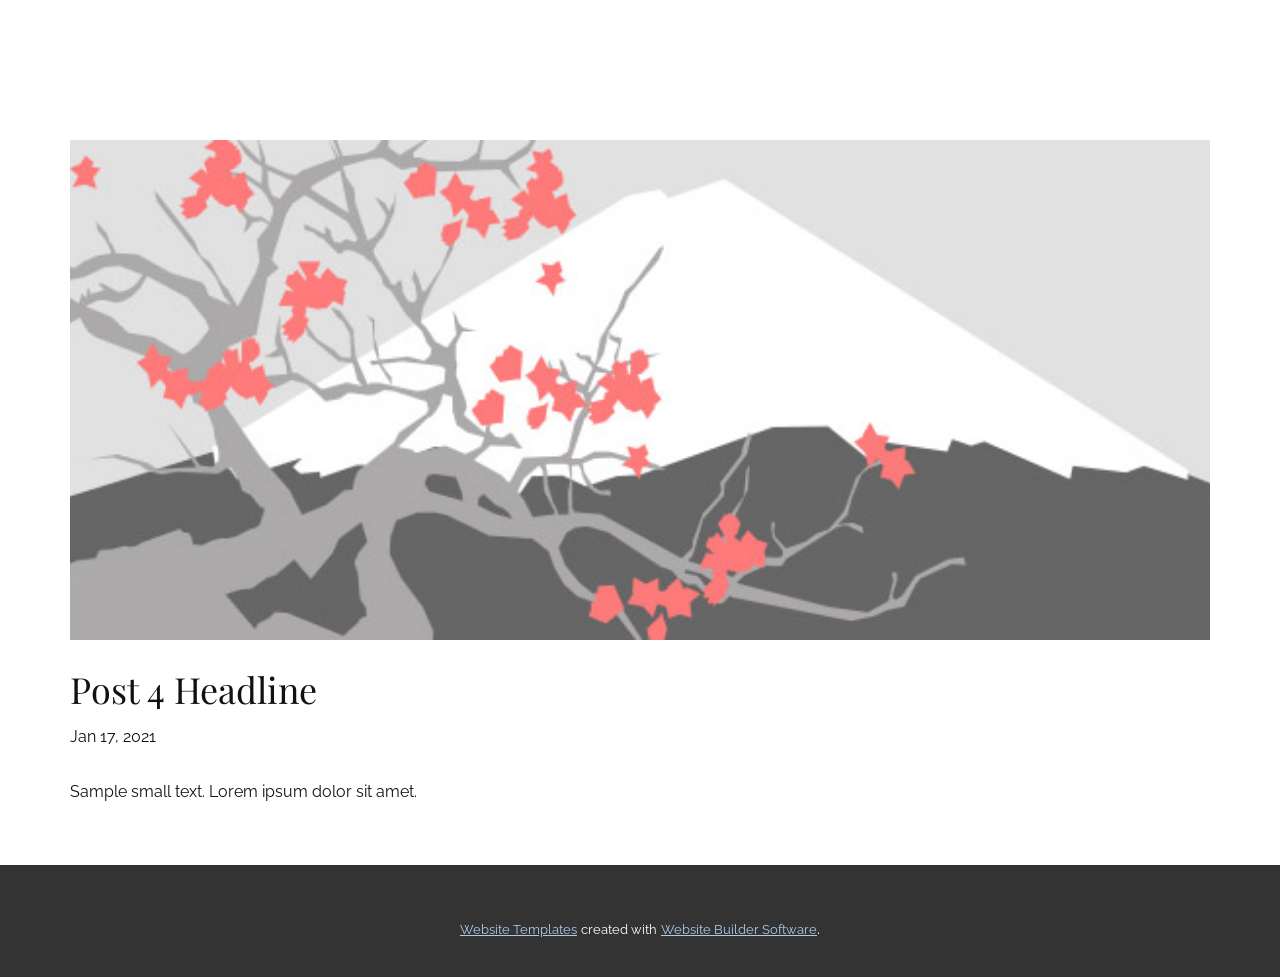
<file: blog/post-3.html>
<!doctype html>
<html style="font-size: 16px;"><head>
    <meta name="viewport" content="width=device-width, initial-scale=1.0">
    <meta charset="utf-8">
    <meta name="keywords" content="Blog Post 1">
    <meta name="description" content="">
    <meta name="page_type" content="np-template-header-footer-from-plugin">
    <title>Post 4 Headline</title>
    <link rel="stylesheet" href="../nicepage.css" media="screen">
<link rel="stylesheet" href="../Post-Template.css" media="screen">
    <script class="u-script" type="text/javascript" src="../jquery.js" defer=""></script>
    <script class="u-script" type="text/javascript" src="../nicepage.js" defer=""></script>
    <meta name="generator" content="Nicepage 3.3.7, nicepage.com">
    <link id="u-theme-google-font" rel="stylesheet" href="https://fonts.googleapis.com/css?family=Playfair+Display:400,400i,700,700i,900,900i|Raleway:100,100i,200,200i,300,300i,400,400i,500,500i,600,600i,700,700i,800,800i,900,900i">
    
    
    <script type="application/ld+json">{
		"@context": "http://schema.org",
		"@type": "Organization",
		"name": "Site1",
		"url": "index.html"
}</script>
    <meta property="og:title" content="Post Template">
    <meta property="og:type" content="website">
    <meta name="theme-color" content="#478ac9">
    <link rel="canonical" href="../index.html">
    <meta property="og:url" content="index.html">
  </head>
  <body class="u-body"><header class="u-align-center u-clearfix u-header u-header" id="sec-95c2"><div class="u-clearfix u-sheet u-valign-middle u-sheet-1"></div></header>
    <section class="u-clearfix u-section-1" id="sec-64d8">
      <div class="u-clearfix u-sheet u-sheet-1">
        <img src="../images/1.jpeg" alt="" class="u-blog-control u-expanded-width u-image u-image-default u-image-1" data-image-width="1080" data-image-height="1080">
        <h2 class="u-blog-control u-custom-font u-expanded-width u-heading-font u-text u-text-1">Post 4 Headline</h2>
        <div class="u-metadata u-metadata-1">
          <span class="u-meta-date u-meta-icon">Jan 17, 2021</span>
          
          
        </div>
        <div class="u-blog-control u-expanded-width-sm u-expanded-width-xl u-expanded-width-xs u-post-content u-text u-text-2">
  Sample small text. Lorem ipsum dolor sit amet.
  </div>
      </div>
    </section>
    
    
    <footer class="u-align-left u-clearfix u-footer u-grey-80 u-footer" id="sec-fa53"><div class="u-clearfix u-sheet u-sheet-1"></div></footer>
    <section class="u-backlink u-clearfix u-grey-80">
      <a class="u-link" href="https://nicepage.com/website-templates" target="_blank">
        <span>Website Templates</span>
      </a>
      <p class="u-text">
        <span>created with</span>
      </p>
      <a class="u-link" href="https://nicepage.com/" target="_blank">
        <span>Website Builder Software</span>
      </a>. 
    </section>
  
</body></html>
</file>
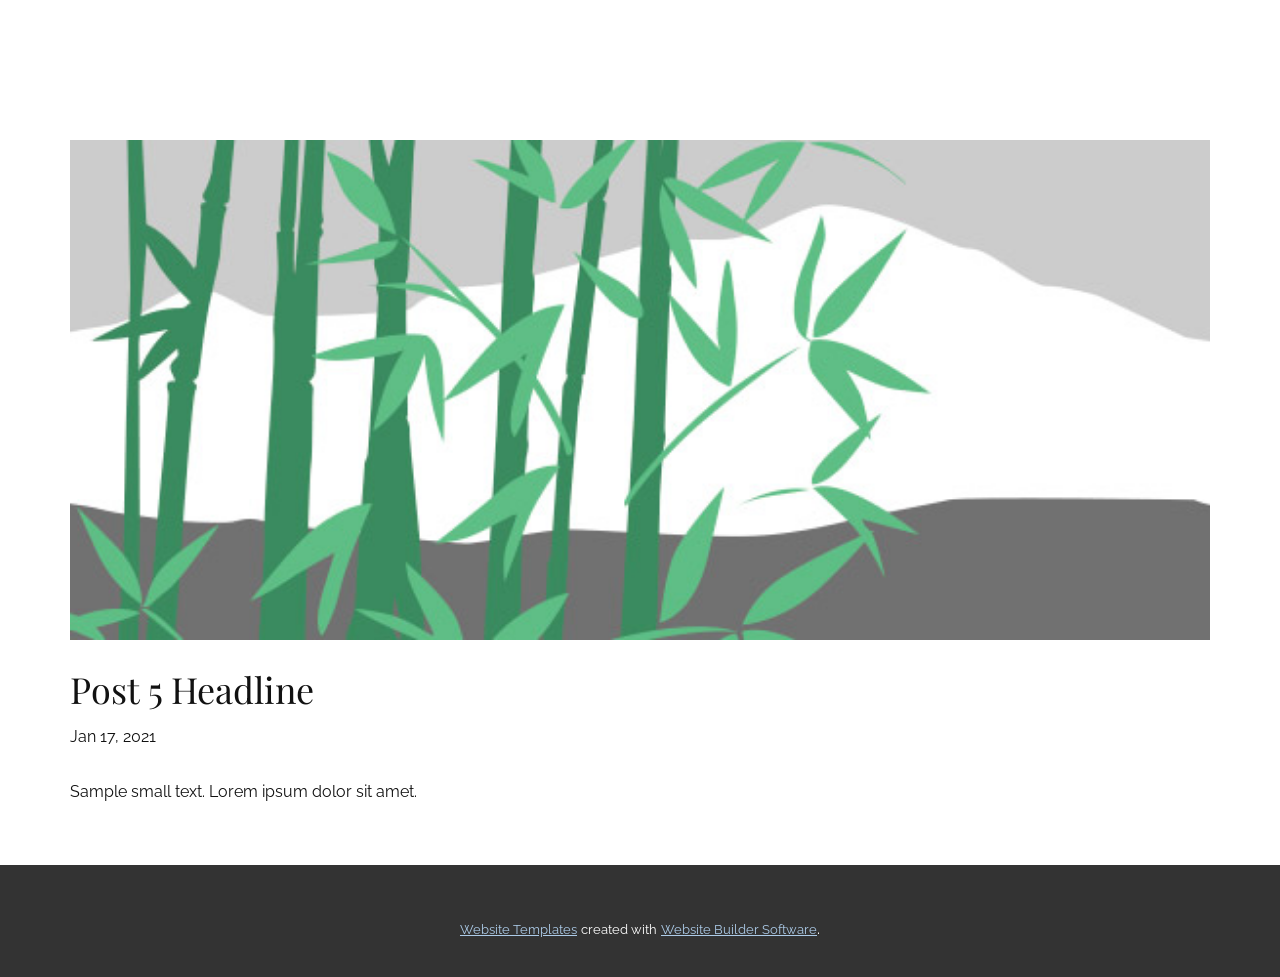
<file: blog/post-4.html>
<!doctype html>
<html style="font-size: 16px;"><head>
    <meta name="viewport" content="width=device-width, initial-scale=1.0">
    <meta charset="utf-8">
    <meta name="keywords" content="Blog Post 1">
    <meta name="description" content="">
    <meta name="page_type" content="np-template-header-footer-from-plugin">
    <title>Post 5 Headline</title>
    <link rel="stylesheet" href="../nicepage.css" media="screen">
<link rel="stylesheet" href="../Post-Template.css" media="screen">
    <script class="u-script" type="text/javascript" src="../jquery.js" defer=""></script>
    <script class="u-script" type="text/javascript" src="../nicepage.js" defer=""></script>
    <meta name="generator" content="Nicepage 3.3.7, nicepage.com">
    <link id="u-theme-google-font" rel="stylesheet" href="https://fonts.googleapis.com/css?family=Playfair+Display:400,400i,700,700i,900,900i|Raleway:100,100i,200,200i,300,300i,400,400i,500,500i,600,600i,700,700i,800,800i,900,900i">
    
    
    <script type="application/ld+json">{
		"@context": "http://schema.org",
		"@type": "Organization",
		"name": "Site1",
		"url": "index.html"
}</script>
    <meta property="og:title" content="Post Template">
    <meta property="og:type" content="website">
    <meta name="theme-color" content="#478ac9">
    <link rel="canonical" href="../index.html">
    <meta property="og:url" content="index.html">
  </head>
  <body class="u-body"><header class="u-align-center u-clearfix u-header u-header" id="sec-95c2"><div class="u-clearfix u-sheet u-valign-middle u-sheet-1"></div></header>
    <section class="u-clearfix u-section-1" id="sec-64d8">
      <div class="u-clearfix u-sheet u-sheet-1">
        <img src="../images/2.jpeg" alt="" class="u-blog-control u-expanded-width u-image u-image-default u-image-1" data-image-width="1080" data-image-height="1080">
        <h2 class="u-blog-control u-custom-font u-expanded-width u-heading-font u-text u-text-1">Post 5 Headline</h2>
        <div class="u-metadata u-metadata-1">
          <span class="u-meta-date u-meta-icon">Jan 17, 2021</span>
          
          
        </div>
        <div class="u-blog-control u-expanded-width-sm u-expanded-width-xl u-expanded-width-xs u-post-content u-text u-text-2">
  Sample small text. Lorem ipsum dolor sit amet.
  </div>
      </div>
    </section>
    
    
    <footer class="u-align-left u-clearfix u-footer u-grey-80 u-footer" id="sec-fa53"><div class="u-clearfix u-sheet u-sheet-1"></div></footer>
    <section class="u-backlink u-clearfix u-grey-80">
      <a class="u-link" href="https://nicepage.com/website-templates" target="_blank">
        <span>Website Templates</span>
      </a>
      <p class="u-text">
        <span>created with</span>
      </p>
      <a class="u-link" href="https://nicepage.com/" target="_blank">
        <span>Website Builder Software</span>
      </a>. 
    </section>
  
</body></html>
</file>
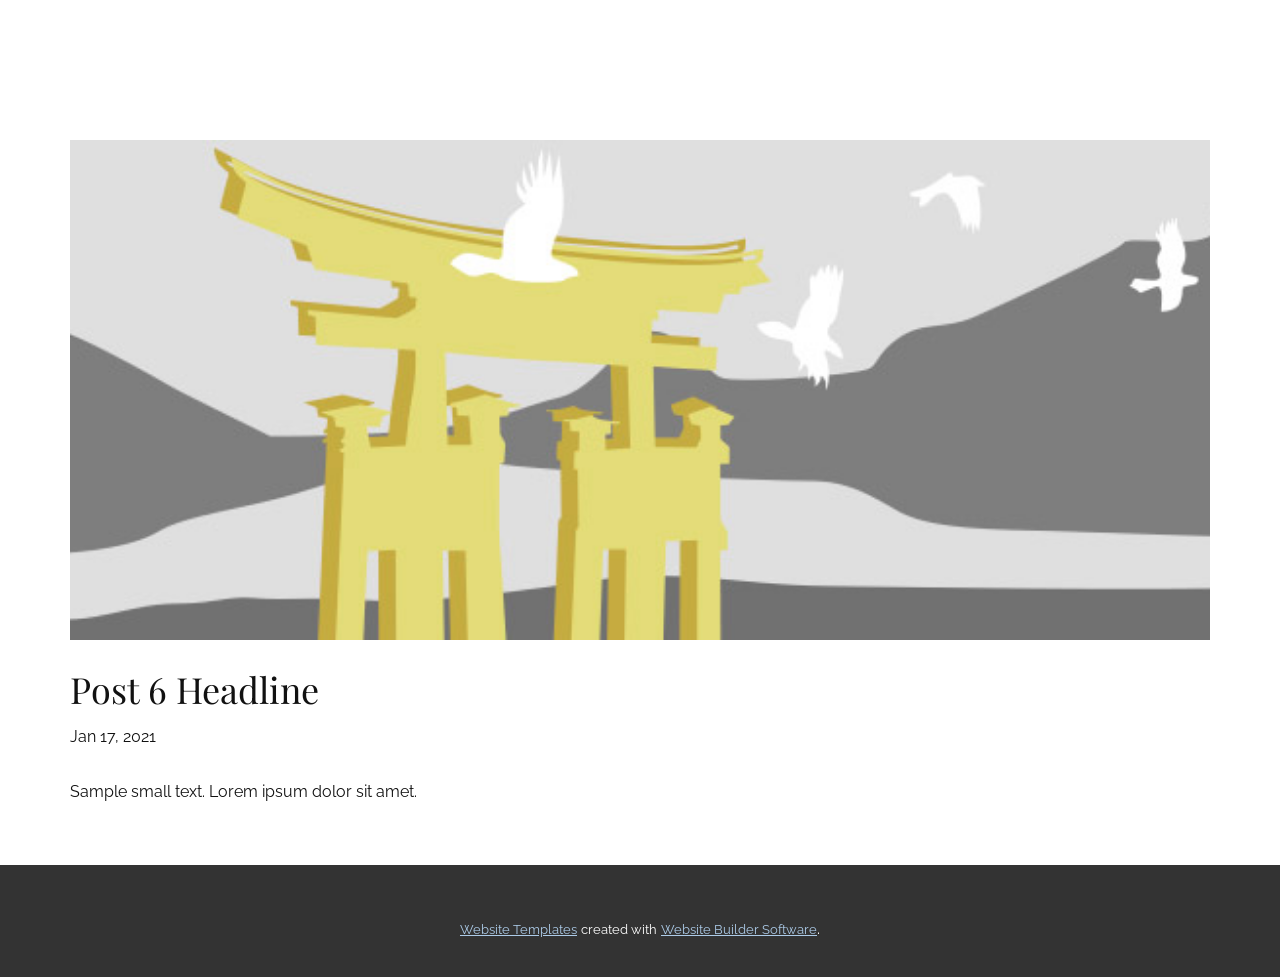
<file: blog/post-5.html>
<!doctype html>
<html style="font-size: 16px;"><head>
    <meta name="viewport" content="width=device-width, initial-scale=1.0">
    <meta charset="utf-8">
    <meta name="keywords" content="Blog Post 1">
    <meta name="description" content="">
    <meta name="page_type" content="np-template-header-footer-from-plugin">
    <title>Post 6 Headline</title>
    <link rel="stylesheet" href="../nicepage.css" media="screen">
<link rel="stylesheet" href="../Post-Template.css" media="screen">
    <script class="u-script" type="text/javascript" src="../jquery.js" defer=""></script>
    <script class="u-script" type="text/javascript" src="../nicepage.js" defer=""></script>
    <meta name="generator" content="Nicepage 3.3.7, nicepage.com">
    <link id="u-theme-google-font" rel="stylesheet" href="https://fonts.googleapis.com/css?family=Playfair+Display:400,400i,700,700i,900,900i|Raleway:100,100i,200,200i,300,300i,400,400i,500,500i,600,600i,700,700i,800,800i,900,900i">
    
    
    <script type="application/ld+json">{
		"@context": "http://schema.org",
		"@type": "Organization",
		"name": "Site1",
		"url": "index.html"
}</script>
    <meta property="og:title" content="Post Template">
    <meta property="og:type" content="website">
    <meta name="theme-color" content="#478ac9">
    <link rel="canonical" href="../index.html">
    <meta property="og:url" content="index.html">
  </head>
  <body class="u-body"><header class="u-align-center u-clearfix u-header u-header" id="sec-95c2"><div class="u-clearfix u-sheet u-valign-middle u-sheet-1"></div></header>
    <section class="u-clearfix u-section-1" id="sec-64d8">
      <div class="u-clearfix u-sheet u-sheet-1">
        <img src="../images/3.jpeg" alt="" class="u-blog-control u-expanded-width u-image u-image-default u-image-1" data-image-width="1080" data-image-height="1080">
        <h2 class="u-blog-control u-custom-font u-expanded-width u-heading-font u-text u-text-1">Post 6 Headline</h2>
        <div class="u-metadata u-metadata-1">
          <span class="u-meta-date u-meta-icon">Jan 17, 2021</span>
          
          
        </div>
        <div class="u-blog-control u-expanded-width-sm u-expanded-width-xl u-expanded-width-xs u-post-content u-text u-text-2">
  Sample small text. Lorem ipsum dolor sit amet.
  </div>
      </div>
    </section>
    
    
    <footer class="u-align-left u-clearfix u-footer u-grey-80 u-footer" id="sec-fa53"><div class="u-clearfix u-sheet u-sheet-1"></div></footer>
    <section class="u-backlink u-clearfix u-grey-80">
      <a class="u-link" href="https://nicepage.com/website-templates" target="_blank">
        <span>Website Templates</span>
      </a>
      <p class="u-text">
        <span>created with</span>
      </p>
      <a class="u-link" href="https://nicepage.com/" target="_blank">
        <span>Website Builder Software</span>
      </a>. 
    </section>
  
</body></html>
</file>
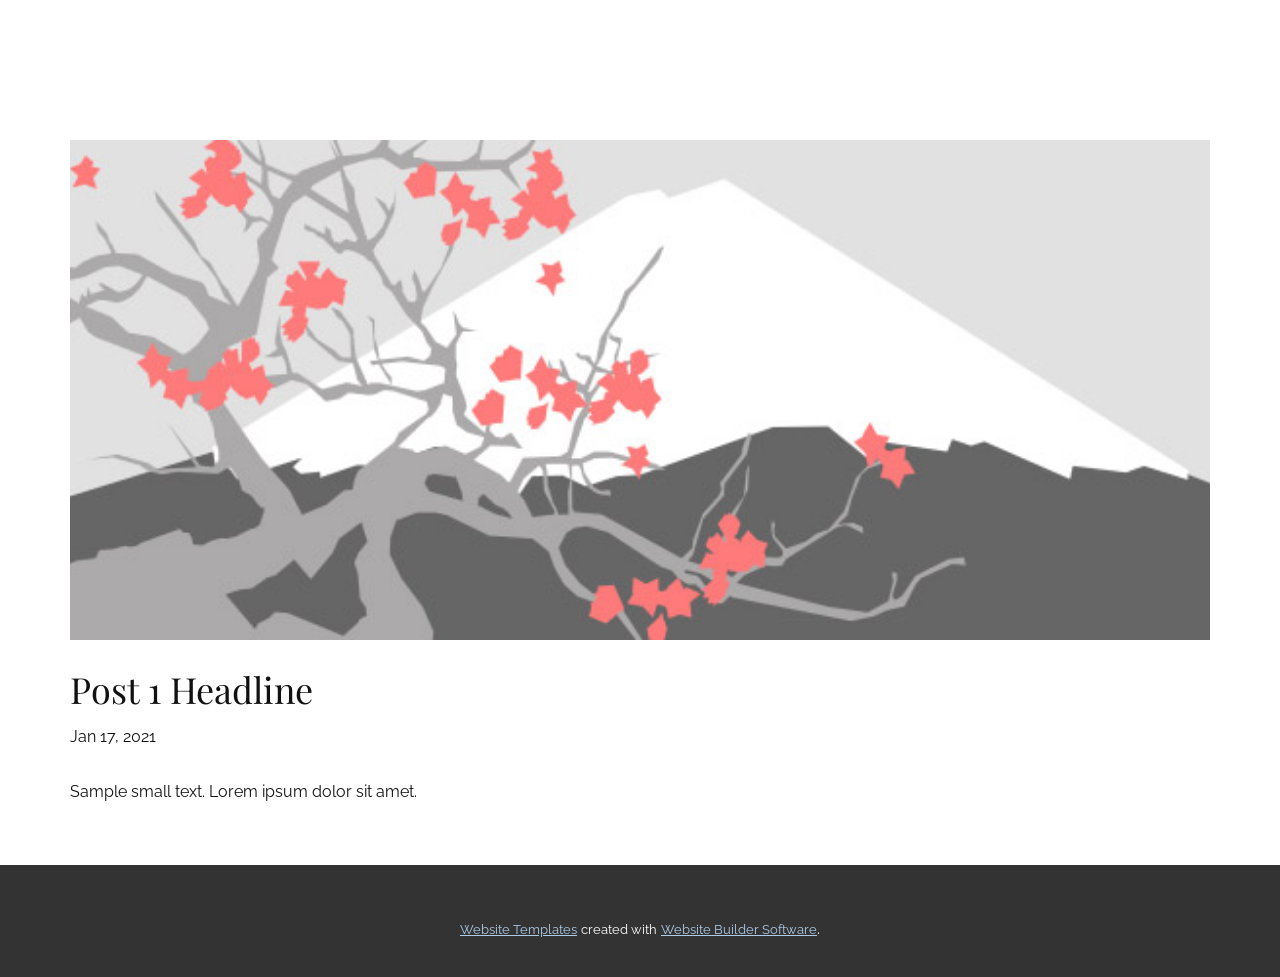
<file: blog/post.html>
<!doctype html>
<html style="font-size: 16px;"><head>
    <meta name="viewport" content="width=device-width, initial-scale=1.0">
    <meta charset="utf-8">
    <meta name="keywords" content="Blog Post 1">
    <meta name="description" content="">
    <meta name="page_type" content="np-template-header-footer-from-plugin">
    <title>Post 1 Headline</title>
    <link rel="stylesheet" href="../nicepage.css" media="screen">
<link rel="stylesheet" href="../Post-Template.css" media="screen">
    <script class="u-script" type="text/javascript" src="../jquery.js" defer=""></script>
    <script class="u-script" type="text/javascript" src="../nicepage.js" defer=""></script>
    <meta name="generator" content="Nicepage 3.3.7, nicepage.com">
    <link id="u-theme-google-font" rel="stylesheet" href="https://fonts.googleapis.com/css?family=Playfair+Display:400,400i,700,700i,900,900i|Raleway:100,100i,200,200i,300,300i,400,400i,500,500i,600,600i,700,700i,800,800i,900,900i">
    
    
    <script type="application/ld+json">{
		"@context": "http://schema.org",
		"@type": "Organization",
		"name": "Site1",
		"url": "index.html"
}</script>
    <meta property="og:title" content="Post Template">
    <meta property="og:type" content="website">
    <meta name="theme-color" content="#478ac9">
    <link rel="canonical" href="../index.html">
    <meta property="og:url" content="index.html">
  </head>
  <body class="u-body"><header class="u-align-center u-clearfix u-header u-header" id="sec-95c2"><div class="u-clearfix u-sheet u-valign-middle u-sheet-1"></div></header>
    <section class="u-clearfix u-section-1" id="sec-64d8">
      <div class="u-clearfix u-sheet u-sheet-1">
        <img src="../images/1.jpeg" alt="" class="u-blog-control u-expanded-width u-image u-image-default u-image-1" data-image-width="1080" data-image-height="1080">
        <h2 class="u-blog-control u-custom-font u-expanded-width u-heading-font u-text u-text-1">Post 1 Headline</h2>
        <div class="u-metadata u-metadata-1">
          <span class="u-meta-date u-meta-icon">Jan 17, 2021</span>
          
          
        </div>
        <div class="u-blog-control u-expanded-width-sm u-expanded-width-xl u-expanded-width-xs u-post-content u-text u-text-2">
  Sample small text. Lorem ipsum dolor sit amet.
  </div>
      </div>
    </section>
    
    
    <footer class="u-align-left u-clearfix u-footer u-grey-80 u-footer" id="sec-fa53"><div class="u-clearfix u-sheet u-sheet-1"></div></footer>
    <section class="u-backlink u-clearfix u-grey-80">
      <a class="u-link" href="https://nicepage.com/website-templates" target="_blank">
        <span>Website Templates</span>
      </a>
      <p class="u-text">
        <span>created with</span>
      </p>
      <a class="u-link" href="https://nicepage.com/" target="_blank">
        <span>Website Builder Software</span>
      </a>. 
    </section>
  
</body></html>
</file>
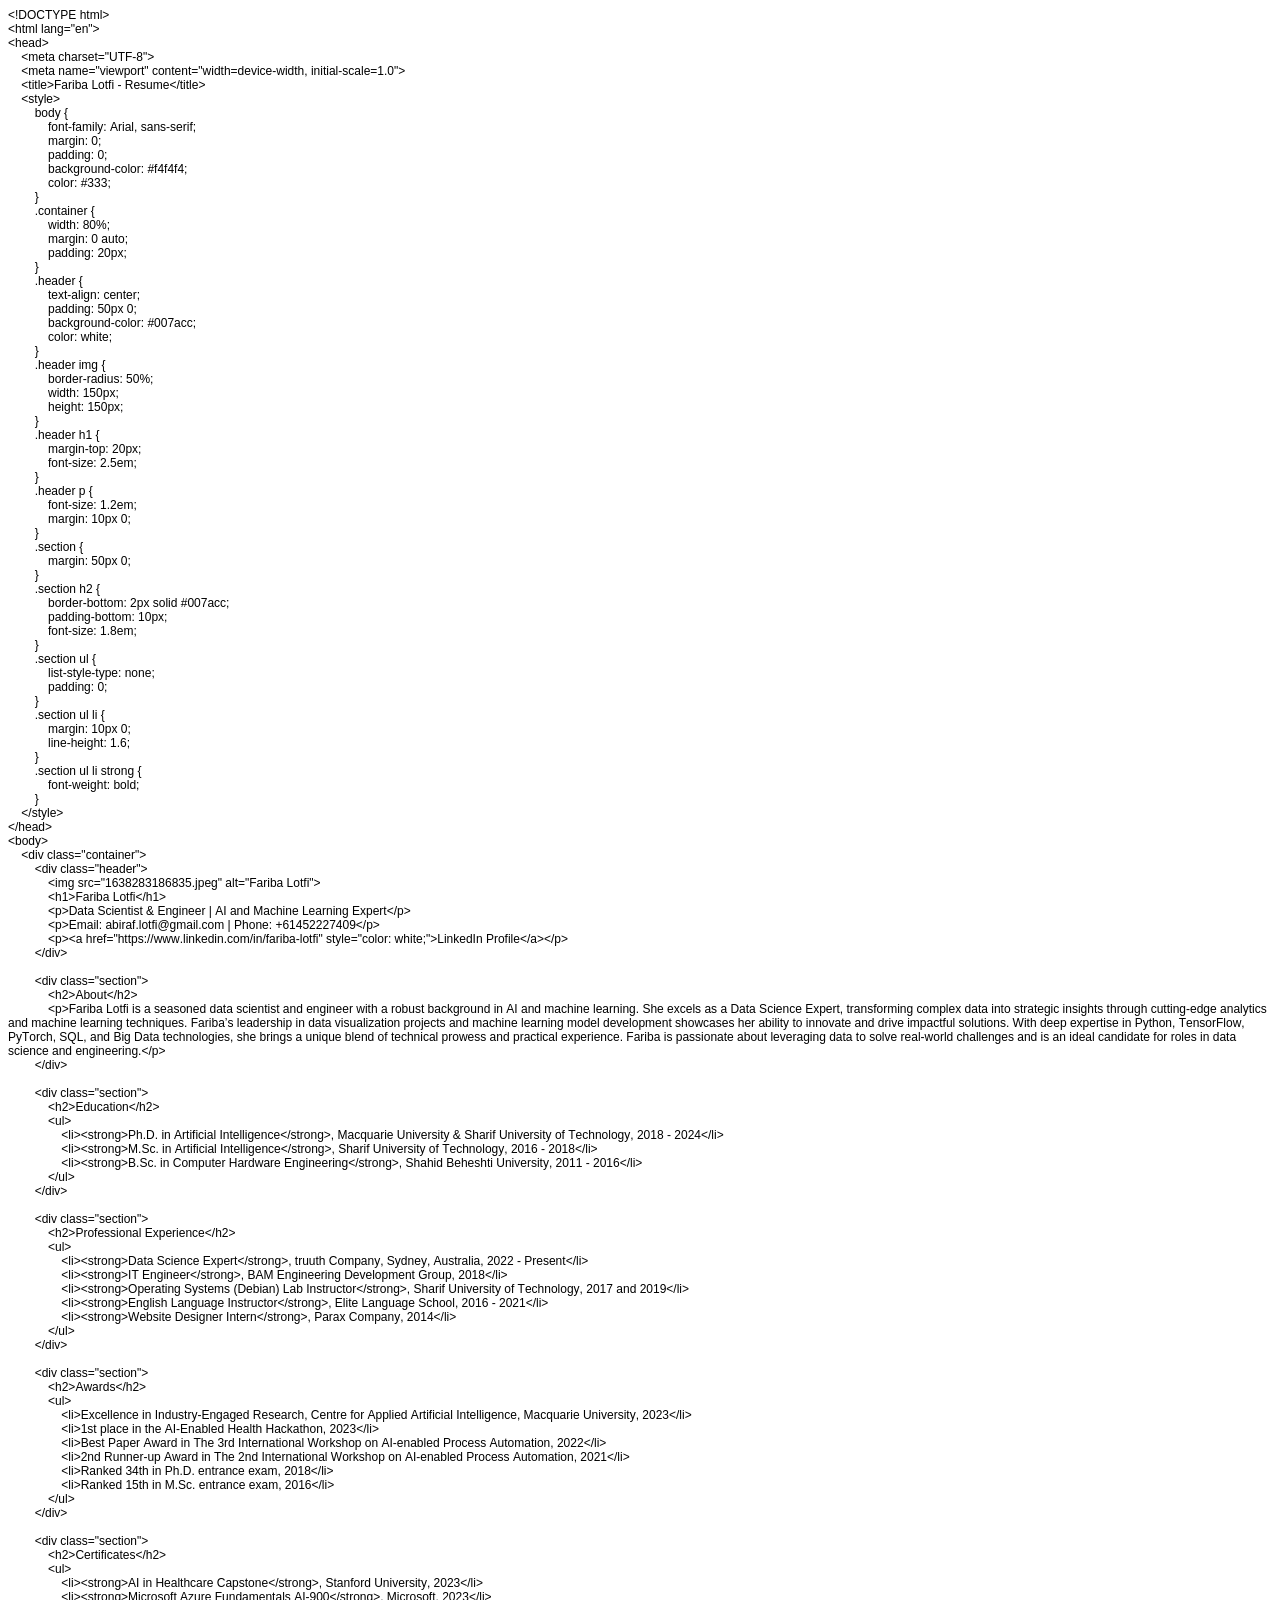
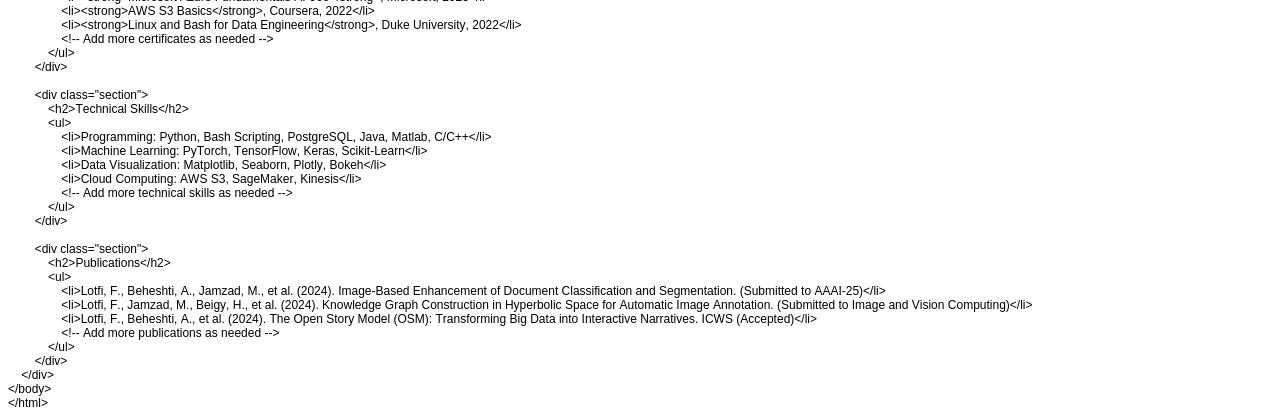
<file: resume/templates/resume/home.html>
<!DOCTYPE html PUBLIC "-//W3C//DTD HTML 4.01//EN" "http://www.w3.org/TR/html4/strict.dtd">
<html>
<head>
  <meta http-equiv="Content-Type" content="text/html; charset=utf-8">
  <meta http-equiv="Content-Style-Type" content="text/css">
  <title></title>
  <meta name="Generator" content="Cocoa HTML Writer">
  <meta name="CocoaVersion" content="2113.6">
  <style type="text/css">
    p.p1 {margin: 0.0px 0.0px 0.0px 0.0px; font: 12.0px Helvetica; color: #000000; -webkit-text-stroke: #000000}
    span.s1 {font-kerning: none}
  </style>
</head>
<body>
<p class="p1"><span class="s1">&lt;!DOCTYPE html&gt;</span></p>
<p class="p1"><span class="s1">&lt;html lang="en"&gt;</span></p>
<p class="p1"><span class="s1">&lt;head&gt;</span></p>
<p class="p1"><span class="s1"><span class="Apple-converted-space">    </span>&lt;meta charset="UTF-8"&gt;</span></p>
<p class="p1"><span class="s1"><span class="Apple-converted-space">    </span>&lt;meta name="viewport" content="width=device-width, initial-scale=1.0"&gt;</span></p>
<p class="p1"><span class="s1"><span class="Apple-converted-space">    </span>&lt;title&gt;Fariba Lotfi - Resume&lt;/title&gt;</span></p>
<p class="p1"><span class="s1"><span class="Apple-converted-space">    </span>&lt;style&gt;</span></p>
<p class="p1"><span class="s1"><span class="Apple-converted-space">        </span>body {</span></p>
<p class="p1"><span class="s1"><span class="Apple-converted-space">            </span>font-family: Arial, sans-serif;</span></p>
<p class="p1"><span class="s1"><span class="Apple-converted-space">            </span>margin: 0;</span></p>
<p class="p1"><span class="s1"><span class="Apple-converted-space">            </span>padding: 0;</span></p>
<p class="p1"><span class="s1"><span class="Apple-converted-space">            </span>background-color: #f4f4f4;</span></p>
<p class="p1"><span class="s1"><span class="Apple-converted-space">            </span>color: #333;</span></p>
<p class="p1"><span class="s1"><span class="Apple-converted-space">        </span>}</span></p>
<p class="p1"><span class="s1"><span class="Apple-converted-space">        </span>.container {</span></p>
<p class="p1"><span class="s1"><span class="Apple-converted-space">            </span>width: 80%;</span></p>
<p class="p1"><span class="s1"><span class="Apple-converted-space">            </span>margin: 0 auto;</span></p>
<p class="p1"><span class="s1"><span class="Apple-converted-space">            </span>padding: 20px;</span></p>
<p class="p1"><span class="s1"><span class="Apple-converted-space">        </span>}</span></p>
<p class="p1"><span class="s1"><span class="Apple-converted-space">        </span>.header {</span></p>
<p class="p1"><span class="s1"><span class="Apple-converted-space">            </span>text-align: center;</span></p>
<p class="p1"><span class="s1"><span class="Apple-converted-space">            </span>padding: 50px 0;</span></p>
<p class="p1"><span class="s1"><span class="Apple-converted-space">            </span>background-color: #007acc;</span></p>
<p class="p1"><span class="s1"><span class="Apple-converted-space">            </span>color: white;</span></p>
<p class="p1"><span class="s1"><span class="Apple-converted-space">        </span>}</span></p>
<p class="p1"><span class="s1"><span class="Apple-converted-space">        </span>.header img {</span></p>
<p class="p1"><span class="s1"><span class="Apple-converted-space">            </span>border-radius: 50%;</span></p>
<p class="p1"><span class="s1"><span class="Apple-converted-space">            </span>width: 150px;</span></p>
<p class="p1"><span class="s1"><span class="Apple-converted-space">            </span>height: 150px;</span></p>
<p class="p1"><span class="s1"><span class="Apple-converted-space">        </span>}</span></p>
<p class="p1"><span class="s1"><span class="Apple-converted-space">        </span>.header h1 {</span></p>
<p class="p1"><span class="s1"><span class="Apple-converted-space">            </span>margin-top: 20px;</span></p>
<p class="p1"><span class="s1"><span class="Apple-converted-space">            </span>font-size: 2.5em;</span></p>
<p class="p1"><span class="s1"><span class="Apple-converted-space">        </span>}</span></p>
<p class="p1"><span class="s1"><span class="Apple-converted-space">        </span>.header p {</span></p>
<p class="p1"><span class="s1"><span class="Apple-converted-space">            </span>font-size: 1.2em;</span></p>
<p class="p1"><span class="s1"><span class="Apple-converted-space">            </span>margin: 10px 0;</span></p>
<p class="p1"><span class="s1"><span class="Apple-converted-space">        </span>}</span></p>
<p class="p1"><span class="s1"><span class="Apple-converted-space">        </span>.section {</span></p>
<p class="p1"><span class="s1"><span class="Apple-converted-space">            </span>margin: 50px 0;</span></p>
<p class="p1"><span class="s1"><span class="Apple-converted-space">        </span>}</span></p>
<p class="p1"><span class="s1"><span class="Apple-converted-space">        </span>.section h2 {</span></p>
<p class="p1"><span class="s1"><span class="Apple-converted-space">            </span>border-bottom: 2px solid #007acc;</span></p>
<p class="p1"><span class="s1"><span class="Apple-converted-space">            </span>padding-bottom: 10px;</span></p>
<p class="p1"><span class="s1"><span class="Apple-converted-space">            </span>font-size: 1.8em;</span></p>
<p class="p1"><span class="s1"><span class="Apple-converted-space">        </span>}</span></p>
<p class="p1"><span class="s1"><span class="Apple-converted-space">        </span>.section ul {</span></p>
<p class="p1"><span class="s1"><span class="Apple-converted-space">            </span>list-style-type: none;</span></p>
<p class="p1"><span class="s1"><span class="Apple-converted-space">            </span>padding: 0;</span></p>
<p class="p1"><span class="s1"><span class="Apple-converted-space">        </span>}</span></p>
<p class="p1"><span class="s1"><span class="Apple-converted-space">        </span>.section ul li {</span></p>
<p class="p1"><span class="s1"><span class="Apple-converted-space">            </span>margin: 10px 0;</span></p>
<p class="p1"><span class="s1"><span class="Apple-converted-space">            </span>line-height: 1.6;</span></p>
<p class="p1"><span class="s1"><span class="Apple-converted-space">        </span>}</span></p>
<p class="p1"><span class="s1"><span class="Apple-converted-space">        </span>.section ul li strong {</span></p>
<p class="p1"><span class="s1"><span class="Apple-converted-space">            </span>font-weight: bold;</span></p>
<p class="p1"><span class="s1"><span class="Apple-converted-space">        </span>}</span></p>
<p class="p1"><span class="s1"><span class="Apple-converted-space">    </span>&lt;/style&gt;</span></p>
<p class="p1"><span class="s1">&lt;/head&gt;</span></p>
<p class="p1"><span class="s1">&lt;body&gt;</span></p>
<p class="p1"><span class="s1"><span class="Apple-converted-space">    </span>&lt;div class="container"&gt;</span></p>
<p class="p1"><span class="s1"><span class="Apple-converted-space">        </span>&lt;div class="header"&gt;</span></p>
<p class="p1"><span class="s1"><span class="Apple-converted-space">            </span>&lt;img src="1638283186835.jpeg" alt="Fariba Lotfi"&gt;</span></p>
<p class="p1"><span class="s1"><span class="Apple-converted-space">            </span>&lt;h1&gt;Fariba Lotfi&lt;/h1&gt;</span></p>
<p class="p1"><span class="s1"><span class="Apple-converted-space">            </span>&lt;p&gt;Data Scientist &amp; Engineer | AI and Machine Learning Expert&lt;/p&gt;</span></p>
<p class="p1"><span class="s1"><span class="Apple-converted-space">            </span>&lt;p&gt;Email: abiraf.lotfi@gmail.com | Phone: +61452227409&lt;/p&gt;</span></p>
<p class="p1"><span class="s1"><span class="Apple-converted-space">            </span>&lt;p&gt;&lt;a href="https://www.linkedin.com/in/fariba-lotfi" style="color: white;"&gt;LinkedIn Profile&lt;/a&gt;&lt;/p&gt;</span></p>
<p class="p1"><span class="s1"><span class="Apple-converted-space">        </span>&lt;/div&gt;</span></p>
<p class="p1"><span class="s1"><br>
</span></p>
<p class="p1"><span class="s1"><span class="Apple-converted-space">        </span>&lt;div class="section"&gt;</span></p>
<p class="p1"><span class="s1"><span class="Apple-converted-space">            </span>&lt;h2&gt;About&lt;/h2&gt;</span></p>
<p class="p1"><span class="s1"><span class="Apple-converted-space">            </span>&lt;p&gt;Fariba Lotfi is a seasoned data scientist and engineer with a robust background in AI and machine learning. She excels as a Data Science Expert, transforming complex data into strategic insights through cutting-edge analytics and machine learning techniques. Fariba’s leadership in data visualization projects and machine learning model development showcases her ability to innovate and drive impactful solutions. With deep expertise in Python, TensorFlow, PyTorch, SQL, and Big Data technologies, she brings a unique blend of technical prowess and practical experience. Fariba is passionate about leveraging data to solve real-world challenges and is an ideal candidate for roles in data science and engineering.&lt;/p&gt;</span></p>
<p class="p1"><span class="s1"><span class="Apple-converted-space">        </span>&lt;/div&gt;</span></p>
<p class="p1"><span class="s1"><br>
</span></p>
<p class="p1"><span class="s1"><span class="Apple-converted-space">        </span>&lt;div class="section"&gt;</span></p>
<p class="p1"><span class="s1"><span class="Apple-converted-space">            </span>&lt;h2&gt;Education&lt;/h2&gt;</span></p>
<p class="p1"><span class="s1"><span class="Apple-converted-space">            </span>&lt;ul&gt;</span></p>
<p class="p1"><span class="s1"><span class="Apple-converted-space">                </span>&lt;li&gt;&lt;strong&gt;Ph.D. in Artificial Intelligence&lt;/strong&gt;, Macquarie University &amp; Sharif University of Technology, 2018 - 2024&lt;/li&gt;</span></p>
<p class="p1"><span class="s1"><span class="Apple-converted-space">                </span>&lt;li&gt;&lt;strong&gt;M.Sc. in Artificial Intelligence&lt;/strong&gt;, Sharif University of Technology, 2016 - 2018&lt;/li&gt;</span></p>
<p class="p1"><span class="s1"><span class="Apple-converted-space">                </span>&lt;li&gt;&lt;strong&gt;B.Sc. in Computer Hardware Engineering&lt;/strong&gt;, Shahid Beheshti University, 2011 - 2016&lt;/li&gt;</span></p>
<p class="p1"><span class="s1"><span class="Apple-converted-space">            </span>&lt;/ul&gt;</span></p>
<p class="p1"><span class="s1"><span class="Apple-converted-space">        </span>&lt;/div&gt;</span></p>
<p class="p1"><span class="s1"><br>
</span></p>
<p class="p1"><span class="s1"><span class="Apple-converted-space">        </span>&lt;div class="section"&gt;</span></p>
<p class="p1"><span class="s1"><span class="Apple-converted-space">            </span>&lt;h2&gt;Professional Experience&lt;/h2&gt;</span></p>
<p class="p1"><span class="s1"><span class="Apple-converted-space">            </span>&lt;ul&gt;</span></p>
<p class="p1"><span class="s1"><span class="Apple-converted-space">                </span>&lt;li&gt;&lt;strong&gt;Data Science Expert&lt;/strong&gt;, truuth Company, Sydney, Australia, 2022 - Present&lt;/li&gt;</span></p>
<p class="p1"><span class="s1"><span class="Apple-converted-space">                </span>&lt;li&gt;&lt;strong&gt;IT Engineer&lt;/strong&gt;, BAM Engineering Development Group, 2018&lt;/li&gt;</span></p>
<p class="p1"><span class="s1"><span class="Apple-converted-space">                </span>&lt;li&gt;&lt;strong&gt;Operating Systems (Debian) Lab Instructor&lt;/strong&gt;, Sharif University of Technology, 2017 and 2019&lt;/li&gt;</span></p>
<p class="p1"><span class="s1"><span class="Apple-converted-space">                </span>&lt;li&gt;&lt;strong&gt;English Language Instructor&lt;/strong&gt;, Elite Language School, 2016 - 2021&lt;/li&gt;</span></p>
<p class="p1"><span class="s1"><span class="Apple-converted-space">                </span>&lt;li&gt;&lt;strong&gt;Website Designer Intern&lt;/strong&gt;, Parax Company, 2014&lt;/li&gt;</span></p>
<p class="p1"><span class="s1"><span class="Apple-converted-space">            </span>&lt;/ul&gt;</span></p>
<p class="p1"><span class="s1"><span class="Apple-converted-space">        </span>&lt;/div&gt;</span></p>
<p class="p1"><span class="s1"><br>
</span></p>
<p class="p1"><span class="s1"><span class="Apple-converted-space">        </span>&lt;div class="section"&gt;</span></p>
<p class="p1"><span class="s1"><span class="Apple-converted-space">            </span>&lt;h2&gt;Awards&lt;/h2&gt;</span></p>
<p class="p1"><span class="s1"><span class="Apple-converted-space">            </span>&lt;ul&gt;</span></p>
<p class="p1"><span class="s1"><span class="Apple-converted-space">                </span>&lt;li&gt;Excellence in Industry-Engaged Research, Centre for Applied Artificial Intelligence, Macquarie University, 2023&lt;/li&gt;</span></p>
<p class="p1"><span class="s1"><span class="Apple-converted-space">                </span>&lt;li&gt;1st place in the AI-Enabled Health Hackathon, 2023&lt;/li&gt;</span></p>
<p class="p1"><span class="s1"><span class="Apple-converted-space">                </span>&lt;li&gt;Best Paper Award in The 3rd International Workshop on AI-enabled Process Automation, 2022&lt;/li&gt;</span></p>
<p class="p1"><span class="s1"><span class="Apple-converted-space">                </span>&lt;li&gt;2nd Runner-up Award in The 2nd International Workshop on AI-enabled Process Automation, 2021&lt;/li&gt;</span></p>
<p class="p1"><span class="s1"><span class="Apple-converted-space">                </span>&lt;li&gt;Ranked 34th in Ph.D. entrance exam, 2018&lt;/li&gt;</span></p>
<p class="p1"><span class="s1"><span class="Apple-converted-space">                </span>&lt;li&gt;Ranked 15th in M.Sc. entrance exam, 2016&lt;/li&gt;</span></p>
<p class="p1"><span class="s1"><span class="Apple-converted-space">            </span>&lt;/ul&gt;</span></p>
<p class="p1"><span class="s1"><span class="Apple-converted-space">        </span>&lt;/div&gt;</span></p>
<p class="p1"><span class="s1"><br>
</span></p>
<p class="p1"><span class="s1"><span class="Apple-converted-space">        </span>&lt;div class="section"&gt;</span></p>
<p class="p1"><span class="s1"><span class="Apple-converted-space">            </span>&lt;h2&gt;Certificates&lt;/h2&gt;</span></p>
<p class="p1"><span class="s1"><span class="Apple-converted-space">            </span>&lt;ul&gt;</span></p>
<p class="p1"><span class="s1"><span class="Apple-converted-space">                </span>&lt;li&gt;&lt;strong&gt;AI in Healthcare Capstone&lt;/strong&gt;, Stanford University, 2023&lt;/li&gt;</span></p>
<p class="p1"><span class="s1"><span class="Apple-converted-space">                </span>&lt;li&gt;&lt;strong&gt;Microsoft Azure Fundamentals AI-900&lt;/strong&gt;, Microsoft, 2023&lt;/li&gt;</span></p>
<p class="p1"><span class="s1"><span class="Apple-converted-space">                </span>&lt;li&gt;&lt;strong&gt;AWS S3 Basics&lt;/strong&gt;, Coursera, 2022&lt;/li&gt;</span></p>
<p class="p1"><span class="s1"><span class="Apple-converted-space">                </span>&lt;li&gt;&lt;strong&gt;Linux and Bash for Data Engineering&lt;/strong&gt;, Duke University, 2022&lt;/li&gt;</span></p>
<p class="p1"><span class="s1"><span class="Apple-converted-space">                </span>&lt;!-- Add more certificates as needed --&gt;</span></p>
<p class="p1"><span class="s1"><span class="Apple-converted-space">            </span>&lt;/ul&gt;</span></p>
<p class="p1"><span class="s1"><span class="Apple-converted-space">        </span>&lt;/div&gt;</span></p>
<p class="p1"><span class="s1"><br>
</span></p>
<p class="p1"><span class="s1"><span class="Apple-converted-space">        </span>&lt;div class="section"&gt;</span></p>
<p class="p1"><span class="s1"><span class="Apple-converted-space">            </span>&lt;h2&gt;Technical Skills&lt;/h2&gt;</span></p>
<p class="p1"><span class="s1"><span class="Apple-converted-space">            </span>&lt;ul&gt;</span></p>
<p class="p1"><span class="s1"><span class="Apple-converted-space">                </span>&lt;li&gt;Programming: Python, Bash Scripting, PostgreSQL, Java, Matlab, C/C++&lt;/li&gt;</span></p>
<p class="p1"><span class="s1"><span class="Apple-converted-space">                </span>&lt;li&gt;Machine Learning: PyTorch, TensorFlow, Keras, Scikit-Learn&lt;/li&gt;</span></p>
<p class="p1"><span class="s1"><span class="Apple-converted-space">                </span>&lt;li&gt;Data Visualization: Matplotlib, Seaborn, Plotly, Bokeh&lt;/li&gt;</span></p>
<p class="p1"><span class="s1"><span class="Apple-converted-space">                </span>&lt;li&gt;Cloud Computing: AWS S3, SageMaker, Kinesis&lt;/li&gt;</span></p>
<p class="p1"><span class="s1"><span class="Apple-converted-space">                </span>&lt;!-- Add more technical skills as needed --&gt;</span></p>
<p class="p1"><span class="s1"><span class="Apple-converted-space">            </span>&lt;/ul&gt;</span></p>
<p class="p1"><span class="s1"><span class="Apple-converted-space">        </span>&lt;/div&gt;</span></p>
<p class="p1"><span class="s1"><br>
</span></p>
<p class="p1"><span class="s1"><span class="Apple-converted-space">        </span>&lt;div class="section"&gt;</span></p>
<p class="p1"><span class="s1"><span class="Apple-converted-space">            </span>&lt;h2&gt;Publications&lt;/h2&gt;</span></p>
<p class="p1"><span class="s1"><span class="Apple-converted-space">            </span>&lt;ul&gt;</span></p>
<p class="p1"><span class="s1"><span class="Apple-converted-space">                </span>&lt;li&gt;Lotfi, F., Beheshti, A., Jamzad, M., et al. (2024). Image-Based Enhancement of Document Classification and Segmentation. (Submitted to AAAI-25)&lt;/li&gt;</span></p>
<p class="p1"><span class="s1"><span class="Apple-converted-space">                </span>&lt;li&gt;Lotfi, F., Jamzad, M., Beigy, H., et al. (2024). Knowledge Graph Construction in Hyperbolic Space for Automatic Image Annotation. (Submitted to Image and Vision Computing)&lt;/li&gt;</span></p>
<p class="p1"><span class="s1"><span class="Apple-converted-space">                </span>&lt;li&gt;Lotfi, F., Beheshti, A., et al. (2024). The Open Story Model (OSM): Transforming Big Data into Interactive Narratives. ICWS (Accepted)&lt;/li&gt;</span></p>
<p class="p1"><span class="s1"><span class="Apple-converted-space">                </span>&lt;!-- Add more publications as needed --&gt;</span></p>
<p class="p1"><span class="s1"><span class="Apple-converted-space">            </span>&lt;/ul&gt;</span></p>
<p class="p1"><span class="s1"><span class="Apple-converted-space">        </span>&lt;/div&gt;</span></p>
<p class="p1"><span class="s1"><span class="Apple-converted-space">    </span>&lt;/div&gt;</span></p>
<p class="p1"><span class="s1">&lt;/body&gt;</span></p>
<p class="p1"><span class="s1">&lt;/html&gt;</span></p>
</body>
</html>
</file>
<file: Fariba-Lotfi.css>
.u-section-1 {
  min-height: 443px;
}

.u-section-1 .u-sheet-1 {
  min-height: 1148px;
}

.u-section-1 .u-text-1 {
  font-weight: 700;
  font-size: 3.75rem;
  margin: 65px 698px 0 29px;
}

.u-section-1 .u-icon-1 {
  height: 64px;
  width: 64px;
  margin: -65px 298px 0 auto;
}

.u-section-1 .u-icon-2 {
  height: 76px;
  width: 76px;
  margin: -70px 222px 0 auto;
}

.u-section-1 .u-text-2 {
  margin: -4px 42px 0 733px;
}

.u-section-1 .u-btn-1 {
  padding: 0;
}

.u-section-1 .u-layout-wrap-1 {
  width: 1060px;
  margin: 20px auto 60px 20px;
}

.u-section-1 .u-layout-cell-1 {
  min-height: 876px;
}

.u-section-1 .u-container-layout-1 {
  padding: 30px 120px 30px 30px;
}

.u-section-1 .u-text-3 {
  font-size: 2.25rem;
  font-weight: 700;
  margin: 9px 1px 0 0;
}

.u-section-1 .u-text-4 {
  background-image: none;
  font-size: 1.25rem;
  font-style: normal;
  margin: 20px 1px 0 0;
}

.u-section-1 .u-layout-cell-2 {
  min-height: 876px;
  background-image: none;
}

.u-section-1 .u-container-layout-2 {
  padding: 30px;
}

.u-section-1 .u-image-1 {
  width: 361px;
  height: 326px;
  animation-duration: 1000ms;
  margin: 177px auto 0 -98px;
}

@media (max-width: 1199px) {
  .u-section-1 {
    min-height: 481px;
  }

  .u-section-1 .u-sheet-1 {
    min-height: 1051px;
  }

  .u-section-1 .u-text-1 {
    margin-top: 20px;
    margin-right: 527px;
    margin-left: 97px;
  }

  .u-section-1 .u-icon-1 {
    margin-top: -20px;
  }

  .u-section-1 .u-icon-2 {
    margin-top: -81px;
  }

  .u-section-1 .u-text-2 {
    margin-top: -22px;
    margin-right: 0;
    margin-left: 45px;
  }

  .u-section-1 .u-layout-wrap-1 {
    width: 940px;
    margin-top: 31px;
    margin-left: 97px;
  }

  .u-section-1 .u-layout-cell-1 {
    min-height: 777px;
  }

  .u-section-1 .u-text-3 {
    margin-right: 0;
  }

  .u-section-1 .u-text-4 {
    margin-right: 0;
  }

  .u-section-1 .u-layout-cell-2 {
    min-height: 777px;
  }

  .u-section-1 .u-image-1 {
    height: 325px;
  }
}

@media (max-width: 991px) {
  .u-section-1 {
    min-height: 364px;
  }

  .u-section-1 .u-sheet-1 {
    min-height: 886px;
  }

  .u-section-1 .u-text-1 {
    margin-right: 307px;
    margin-left: 74px;
  }

  .u-section-1 .u-icon-2 {
    margin-top: 108px;
  }

  .u-section-1 .u-text-2 {
    margin-top: 552px;
    margin-left: 355px;
  }

  .u-section-1 .u-layout-wrap-1 {
    width: 720px;
    margin-top: -732px;
    margin-bottom: 0;
    margin-left: 74px;
  }

  .u-section-1 .u-layout-cell-1 {
    min-height: 100px;
  }

  .u-section-1 .u-container-layout-1 {
    padding-right: 100px;
  }

  .u-section-1 .u-layout-cell-2 {
    min-height: 595px;
  }

  .u-section-1 .u-image-1 {
    width: 420px;
    height: 315px;
    margin-top: 216px;
    margin-left: -126px;
  }
}

@media (max-width: 767px) {
  .u-section-1 {
    min-height: 655px;
  }

  .u-section-1 .u-sheet-1 {
    min-height: 1257px;
  }

  .u-section-1 .u-text-1 {
    margin-right: 127px;
    margin-left: 56px;
  }

  .u-section-1 .u-icon-2 {
    margin-top: 617px;
  }

  .u-section-1 .u-text-2 {
    margin-top: 399px;
    margin-left: 175px;
  }

  .u-section-1 .u-layout-wrap-1 {
    width: 540px;
    margin-top: -1088px;
    margin-left: 56px;
  }

  .u-section-1 .u-layout-cell-1 {
    min-height: 438px;
  }

  .u-section-1 .u-container-layout-1 {
    padding-left: 10px;
    padding-right: 10px;
    padding-bottom: 110px;
  }

  .u-section-1 .u-layout-cell-2 {
    min-height: 893px;
  }

  .u-section-1 .u-container-layout-2 {
    padding-left: 10px;
    padding-right: 10px;
  }

  .u-section-1 .u-image-1 {
    margin-left: auto;
  }
}

@media (max-width: 575px) {
  .u-section-1 {
    min-height: 229px;
  }

  .u-section-1 .u-sheet-1 {
    min-height: 2390px;
  }

  .u-section-1 .u-text-1 {
    font-size: 2.25rem;
    width: auto;
    margin-top: 40px;
    margin-right: 50px;
    margin-left: -15px;
  }

  .u-section-1 .u-icon-1 {
    margin-top: 0;
    margin-right: 50px;
  }

  .u-section-1 .u-icon-2 {
    margin-top: -70px;
    margin-right: -26px;
  }

  .u-section-1 .u-text-2 {
    margin-top: 1351px;
    margin-left: 0;
  }

  .u-section-1 .u-layout-wrap-1 {
    width: 340px;
    margin-top: -1393px;
    margin-bottom: 60px;
    margin-left: 35px;
  }

  .u-section-1 .u-layout-cell-1 {
    min-height: 1094px;
  }

  .u-section-1 .u-container-layout-1 {
    padding-bottom: 100px;
  }

  .u-section-1 .u-text-3 {
    width: auto;
    margin-top: 0;
    margin-right: 95px;
    margin-left: -95px;
  }

  .u-section-1 .u-text-4 {
    width: auto;
    margin-top: 29px;
    margin-right: 35px;
    margin-left: -35px;
  }

  .u-section-1 .u-layout-cell-2 {
    min-height: 562px;
  }

  .u-section-1 .u-container-layout-2 {
    padding-left: 30px;
    padding-right: 30px;
  }

  .u-section-1 .u-image-1 {
    height: 240px;
    margin-top: 291px;
    margin-right: initial;
    margin-left: initial;
    width: auto;
  }
}.u-section-2 .u-sheet-1 {
  min-height: 178px;
}

.u-section-2 .u-text-1 {
  font-weight: 900;
  margin: 0 20px 60px;
}

@media (max-width: 1199px) {
  .u-section-2 .u-text-1 {
    margin-left: 0;
    margin-right: 0;
  }
}.u-section-3 .u-sheet-1 {
  min-height: 316px;
}

.u-section-3 .u-list-1 {
  min-height: 336px;
  grid-template-columns: calc(33.3333% - 20px) calc(33.3333% - 20px) calc(33.3333% - 20px);
  grid-gap: 30px 30px;
  margin-top: -40px;
  margin-bottom: 20px;
}

.u-section-3 .u-list-item-1 {
  animation-duration: 1000ms;
  box-shadow: 5px 5px 20px 0 rgba(0,0,0,0.4);
}

.u-section-3 .u-container-layout-1 {
  padding: 30px;
}

.u-section-3 .u-icon-1 {
  height: 80px;
  width: 81px;
  margin: 36px auto 0;
}

.u-section-3 .u-text-1 {
  font-weight: 700;
  margin: 8px auto 0;
}

.u-section-3 .u-text-2 {
  font-style: italic;
  margin: 20px 2px 0 0;
}

.u-section-3 .u-list-item-2 {
  background-image: none;
  animation-duration: 1000ms;
  box-shadow: 5px 5px 20px 0 rgba(0,0,0,0.4);
}

.u-section-3 .u-container-layout-2 {
  padding: 30px;
}

.u-section-3 .u-icon-2 {
  height: 80px;
  width: 81px;
  margin: 36px auto 0;
}

.u-section-3 .u-text-3 {
  font-weight: 700;
  margin: 8px auto 0;
}

.u-section-3 .u-text-4 {
  font-style: italic;
  margin: 20px 2px 0 0;
}

.u-section-3 .u-list-item-3 {
  animation-duration: 1000ms;
  box-shadow: 5px 5px 20px 0 rgba(0,0,0,0.4);
}

.u-section-3 .u-container-layout-3 {
  padding: 30px;
}

.u-section-3 .u-icon-3 {
  height: 81px;
  width: 81px;
  margin: 36px auto 0;
}

.u-section-3 .u-text-5 {
  font-weight: 700;
  margin: 8px auto 0;
}

.u-section-3 .u-text-6 {
  font-style: italic;
  margin: 20px 2px 0 0;
}

@media (max-width: 1199px) {
  .u-section-3 .u-sheet-1 {
    min-height: 257px;
  }

  .u-section-3 .u-list-1 {
    min-height: 277px;
    grid-template-columns: repeat(3, calc(33.333333333333336% - 20px));
    height: auto;
  }

  .u-section-3 .u-list-item-1 {
    background-size: auto;
  }

  .u-section-3 .u-icon-1 {
    height: 81px;
  }

  .u-section-3 .u-text-2 {
    margin-right: 0;
  }

  .u-section-3 .u-text-4 {
    margin-right: 0;
  }

  .u-section-3 .u-list-item-3 {
    background-size: auto;
  }

  .u-section-3 .u-text-6 {
    margin-right: 0;
  }
}

@media (max-width: 991px) {
  .u-section-3 .u-sheet-1 {
    min-height: 617px;
  }

  .u-section-3 .u-list-1 {
    min-height: 637px;
    grid-template-columns: repeat(2, calc(((100% - 720px) / 2)  + 345px));
  }
}

@media (max-width: 767px) {
  .u-section-3 .u-list-1 {
    grid-template-columns: 100%;
  }

  .u-section-3 .u-container-layout-1 {
    padding-left: 10px;
    padding-right: 10px;
  }

  .u-section-3 .u-container-layout-2 {
    padding-left: 10px;
    padding-right: 10px;
  }

  .u-section-3 .u-container-layout-3 {
    padding-left: 10px;
    padding-right: 10px;
  }
}

@media (max-width: 575px) {
  .u-section-3 .u-sheet-1 {
    min-height: 761px;
  }

  .u-section-3 .u-list-1 {
    min-height: 781px;
    margin-top: 150px;
    margin-bottom: 0;
  }
}.u-section-4 .u-sheet-1 {
  min-height: 177px;
}

.u-section-4 .u-text-1 {
  font-weight: 900;
  margin: 60px 20px;
}

@media (max-width: 1199px) {
  .u-section-4 .u-text-1 {
    margin-left: 0;
    margin-right: 0;
  }
}.u-section-5 .u-sheet-1 {
  min-height: 648px;
}

.u-section-5 .u-list-1 {
  width: 884px;
  min-height: 635px;
  grid-template-rows: auto auto auto;
  grid-template-columns: 100%;
  grid-gap: 10px 10px;
  margin: 15px 86px 0 auto;
}

.u-section-5 .u-container-layout-1 {
  padding: 30px;
}

.u-section-5 .u-icon-1 {
  height: 64px;
  width: 64px;
  animation-duration: 1000ms;
  margin: 0 20px;
}

.u-section-5 .u-text-1 {
  font-size: 1.25rem;
  margin: -63px 0 -1px 115px;
}

.u-section-5 .u-container-layout-2 {
  padding: 30px;
}

.u-section-5 .u-icon-2 {
  height: 64px;
  width: 64px;
  animation-duration: 1000ms;
  margin: 0 20px;
}

.u-section-5 .u-text-2 {
  font-size: 1.25rem;
  margin: -63px 0 -1px 115px;
}

.u-section-5 .u-container-layout-3 {
  padding: 30px;
}

.u-section-5 .u-icon-3 {
  height: 64px;
  width: 64px;
  animation-duration: 1000ms;
  margin: 0 20px;
}

.u-section-5 .u-text-3 {
  font-size: 1.25rem;
  margin: -63px 0 -1px 115px;
}

.u-section-5 .u-text-4 {
  font-size: 1.125rem;
  font-weight: 700;
  margin: -539px 863px 0 232px;
}

.u-section-5 .u-text-5 {
  font-size: 1.125rem;
  font-weight: 700;
  margin: 205px 857px 0 232px;
}

.u-section-5 .u-text-6 {
  font-size: 1.125rem;
  font-weight: 700;
  margin: 175px 857px 60px 232px;
}

@media (max-width: 1199px) {
  .u-section-5 .u-list-1 {
    height: auto;
    margin-right: 56px;
  }

  .u-section-5 .u-text-4 {
    margin-right: 699px;
    margin-left: 132px;
  }

  .u-section-5 .u-text-5 {
    margin-right: 757px;
    margin-left: 132px;
  }

  .u-section-5 .u-text-6 {
    margin-right: 757px;
    margin-left: 132px;
  }
}

@media (max-width: 991px) {
  .u-section-5 .u-list-1 {
    width: 720px;
    margin-right: 0;
  }

  .u-section-5 .u-text-1 {
    margin-top: 20px;
    margin-right: 20px;
    margin-left: 20px;
  }

  .u-section-5 .u-text-2 {
    margin-top: 20px;
    margin-right: 20px;
    margin-left: 20px;
  }

  .u-section-5 .u-text-3 {
    margin-top: 20px;
    margin-right: 20px;
    margin-left: 20px;
  }

  .u-section-5 .u-text-4 {
    margin-right: 535px;
    margin-left: 22px;
  }

  .u-section-5 .u-text-5 {
    margin-right: 647px;
    margin-left: 22px;
  }

  .u-section-5 .u-text-6 {
    margin-right: 647px;
    margin-left: 22px;
  }
}

@media (max-width: 767px) {
  .u-section-5 .u-list-1 {
    width: 540px;
  }

  .u-section-5 .u-container-layout-1 {
    padding-left: 10px;
    padding-right: 10px;
  }

  .u-section-5 .u-text-1 {
    margin-right: 0;
    margin-left: 115px;
  }

  .u-section-5 .u-container-layout-2 {
    padding-left: 10px;
    padding-right: 10px;
  }

  .u-section-5 .u-text-2 {
    margin-right: 0;
    margin-left: 115px;
  }

  .u-section-5 .u-container-layout-3 {
    padding-left: 10px;
    padding-right: 10px;
  }

  .u-section-5 .u-text-3 {
    margin-right: 0;
    margin-left: 115px;
  }

  .u-section-5 .u-text-4 {
    margin-right: 401px;
    margin-left: 0;
  }

  .u-section-5 .u-text-5 {
    margin-right: 489px;
    margin-left: 0;
  }

  .u-section-5 .u-text-6 {
    margin-right: 489px;
    margin-left: 0;
  }
}

@media (max-width: 575px) {
  .u-section-5 .u-sheet-1 {
    min-height: 1796px;
  }

  .u-section-5 .u-list-1 {
    width: 340px;
  }

  .u-section-5 .u-text-4 {
    width: auto;
    margin-top: -1691px;
    margin-right: 218px;
    margin-left: 34px;
  }

  .u-section-5 .u-text-5 {
    width: auto;
    margin-top: 634px;
    margin-right: 255px;
    margin-left: 34px;
  }

  .u-section-5 .u-text-6 {
    width: auto;
    margin-top: 541px;
    margin-right: 255px;
    margin-left: 34px;
  }
}.u-section-6 .u-sheet-1 {
  min-height: 822px;
}

.u-section-6 .u-text-1 {
  font-weight: 700;
  margin: 91px auto 0;
}

.u-section-6 .u-list-1 {
  width: 868px;
  min-height: 579px;
  grid-template-columns: 100%;
  grid-gap: 30px 30px;
  margin: 60px auto;
}

.u-section-6 .u-list-item-1 {
  background-image: linear-gradient(#adf6f2, #eafdfc);
  animation-duration: 1000ms;
}

.u-section-6 .u-container-layout-1 {
  padding: 30px;
}

.u-section-6 .u-image-1 {
  width: 110px;
  height: 110px;
  background-image: url("images/24-512.png");
  background-position: 50% 50%;
  margin: 0 auto 0 0;
}

.u-section-6 .u-text-2 {
  font-size: 1.5rem;
  background-image: none;
  font-weight: 700;
  text-transform: none;
  letter-spacing: normal;
  margin: -110px 472px 0 147px;
}

.u-section-6 .u-text-3 {
  font-size: 1.25rem;
  background-image: none;
  margin: 20px 0 0 147px;
}

.u-section-6 .u-list-item-2 {
  background-image: linear-gradient(#adf6f2, #eafdfc);
  animation-duration: 1000ms;
}

.u-section-6 .u-container-layout-2 {
  padding: 30px;
}

.u-section-6 .u-image-2 {
  width: 110px;
  height: 110px;
  background-image: url("images/24-512.png");
  background-position: 50% 50%;
  margin: 0 auto 0 0;
}

.u-section-6 .u-text-4 {
  font-size: 1.5rem;
  background-image: none;
  font-weight: 700;
  text-transform: none;
  letter-spacing: normal;
  margin: -110px 472px 0 147px;
}

.u-section-6 .u-text-5 {
  font-size: 1.25rem;
  background-image: none;
  margin: 20px 0 0 147px;
}

.u-section-6 .u-list-item-3 {
  background-image: linear-gradient(#adf6f2, #eafdfc);
  animation-duration: 1000ms;
}

.u-section-6 .u-container-layout-3 {
  padding: 30px;
}

.u-section-6 .u-image-3 {
  width: 110px;
  height: 110px;
  background-image: url("images/24-512.png");
  background-position: 50% 50%;
  margin: 0 auto 0 0;
}

.u-section-6 .u-text-6 {
  font-size: 1.5rem;
  background-image: none;
  font-weight: 700;
  text-transform: none;
  letter-spacing: normal;
  margin: -110px 472px 0 147px;
}

.u-section-6 .u-text-7 {
  font-size: 1.25rem;
  background-image: none;
  margin: 20px 0 0 147px;
}

@media (max-width: 1199px) {
  .u-section-6 .u-list-1 {
    height: auto;
  }
}

@media (max-width: 991px) {
  .u-section-6 .u-list-1 {
    width: 720px;
  }

  .u-section-6 .u-text-2 {
    margin-right: 398px;
  }

  .u-section-6 .u-text-4 {
    margin-right: 398px;
  }

  .u-section-6 .u-text-6 {
    margin-right: 398px;
  }
}

@media (max-width: 767px) {
  .u-section-6 .u-list-1 {
    width: 540px;
  }

  .u-section-6 .u-container-layout-1 {
    padding-left: 10px;
    padding-right: 10px;
  }

  .u-section-6 .u-text-2 {
    margin-right: 328px;
  }

  .u-section-6 .u-container-layout-2 {
    padding-left: 10px;
    padding-right: 10px;
  }

  .u-section-6 .u-text-4 {
    margin-right: 328px;
  }

  .u-section-6 .u-container-layout-3 {
    padding-left: 10px;
    padding-right: 10px;
  }

  .u-section-6 .u-text-6 {
    margin-right: 328px;
  }
}

@media (max-width: 575px) {
  .u-section-6 .u-sheet-1 {
    min-height: 1238px;
  }

  .u-section-6 .u-list-1 {
    min-height: 980px;
    margin-top: 128px;
    margin-bottom: 0;
    margin-right: initial;
    margin-left: initial;
    width: auto;
  }

  .u-section-6 .u-text-2 {
    width: auto;
    margin-right: 20px;
  }

  .u-section-6 .u-text-3 {
    width: auto;
    margin: 63px -10px -30px 57px;
  }

  .u-section-6 .u-text-4 {
    width: auto;
    margin-right: 20px;
  }

  .u-section-6 .u-text-5 {
    width: auto;
    margin: 63px -10px -30px 57px;
  }

  .u-section-6 .u-text-6 {
    width: auto;
    margin-right: 20px;
  }

  .u-section-6 .u-text-7 {
    width: auto;
    margin-top: 63px;
    margin-bottom: -30px;
    margin-left: 47px;
  }
}.u-section-7 .u-sheet-1 {
  min-height: 399px;
}

.u-section-7 .u-text-1 {
  font-weight: 700;
  margin: 4px auto 0;
}

.u-section-7 .u-list-1 {
  min-height: 226px;
  grid-template-columns: calc(50% - 5px) calc(50% - 5px);
  width: 1060px;
  grid-gap: 10px 10px;
  margin: 59px -12px 59px auto;
}

.u-section-7 .u-list-item-1 {
  animation-duration: 1000ms;
}

.u-section-7 .u-container-layout-1 {
  padding: 30px;
}

.u-section-7 .u-icon-1 {
  height: 65px;
  width: 65px;
  animation-duration: 1000ms;
  box-shadow: -6px -4px 8px 0 rgba(128,128,128,1);
  margin: 0 auto 0 0;
}

.u-section-7 .u-group-1 {
  width: 403px;
  min-height: 43px;
  margin: -65px 0 0 auto;
}

.u-section-7 .u-container-layout-2 {
  padding: 0 30px 18px;
}

.u-section-7 .u-text-2 {
  font-weight: 700;
  font-size: 1.5rem;
  animation-duration: 1000ms;
  margin: 20px 0 -19px;
}

.u-section-7 .u-list-item-2 {
  animation-duration: 1000ms;
}

.u-section-7 .u-container-layout-3 {
  padding: 30px;
}

.u-section-7 .u-icon-2 {
  height: 65px;
  width: 65px;
  animation-duration: 1000ms;
  box-shadow: -6px -4px 8px 0 rgba(128,128,128,1);
  margin: 0 auto 0 0;
}

.u-section-7 .u-group-2 {
  width: 403px;
  min-height: 43px;
  background-size: auto;
  margin: -65px 0 0 auto;
}

.u-section-7 .u-container-layout-4 {
  padding: 0 30px 18px;
}

.u-section-7 .u-text-3 {
  font-weight: 700;
  font-size: 1.5rem;
  animation-duration: 1000ms;
  margin: 20px 0 -19px;
}

.u-section-7 .u-list-item-3 {
  animation-duration: 1000ms;
}

.u-section-7 .u-container-layout-5 {
  padding: 30px;
}

.u-section-7 .u-icon-3 {
  height: 65px;
  width: 65px;
  animation-duration: 1000ms;
  box-shadow: -6px -4px 8px 0 rgba(128,128,128,1);
  margin: 0 auto 0 0;
}

.u-section-7 .u-group-3 {
  width: 403px;
  min-height: 43px;
  background-size: auto;
  margin: -65px 0 0 auto;
}

.u-section-7 .u-container-layout-6 {
  padding: 0 30px 18px;
}

.u-section-7 .u-text-4 {
  font-weight: 700;
  font-size: 1.5rem;
  animation-duration: 1000ms;
  margin: 20px 0 -19px;
}

.u-section-7 .u-list-item-4 {
  animation-duration: 1000ms;
}

.u-section-7 .u-container-layout-7 {
  padding: 30px;
}

.u-section-7 .u-icon-4 {
  height: 65px;
  width: 65px;
  animation-duration: 1000ms;
  box-shadow: -6px -4px 8px 0 rgba(128,128,128,1);
  margin: 0 auto 0 0;
}

.u-section-7 .u-group-4 {
  width: 403px;
  min-height: 43px;
  background-size: auto;
  margin: -65px 0 0 auto;
}

.u-section-7 .u-container-layout-8 {
  padding: 0 30px 18px;
}

.u-section-7 .u-text-5 {
  font-weight: 700;
  font-size: 1.5rem;
  animation-duration: 1000ms;
  margin: 20px 0 -19px;
}

@media (max-width: 1199px) {
  .u-section-7 .u-sheet-1 {
    min-height: 359px;
  }

  .u-section-7 .u-list-1 {
    min-height: 468px;
    grid-template-columns: repeat(2, calc(50% - 5px));
    height: auto;
    margin-right: initial;
    margin-left: initial;
    width: auto;
  }

  .u-section-7 .u-group-1 {
    width: 333px;
    min-height: 169px;
  }

  .u-section-7 .u-group-2 {
    width: 333px;
    min-height: 169px;
  }

  .u-section-7 .u-group-3 {
    width: 333px;
    min-height: 169px;
  }

  .u-section-7 .u-group-4 {
    width: 333px;
    min-height: 169px;
  }
}

@media (max-width: 991px) {
  .u-section-7 .u-group-1 {
    width: 224px;
    min-height: 199px;
  }

  .u-section-7 .u-group-2 {
    width: 224px;
    min-height: 199px;
  }

  .u-section-7 .u-group-3 {
    width: 224px;
    min-height: 199px;
  }

  .u-section-7 .u-group-4 {
    width: 224px;
    min-height: 199px;
  }
}

@media (max-width: 767px) {
  .u-section-7 .u-container-layout-1 {
    padding-left: 10px;
    padding-right: 10px;
  }

  .u-section-7 .u-group-1 {
    width: 160px;
    min-height: 248px;
  }

  .u-section-7 .u-container-layout-2 {
    padding-left: 10px;
    padding-right: 10px;
  }

  .u-section-7 .u-container-layout-3 {
    padding-left: 10px;
    padding-right: 10px;
  }

  .u-section-7 .u-group-2 {
    width: 160px;
    min-height: 248px;
  }

  .u-section-7 .u-container-layout-4 {
    padding-left: 10px;
    padding-right: 10px;
  }

  .u-section-7 .u-container-layout-5 {
    padding-left: 10px;
    padding-right: 10px;
  }

  .u-section-7 .u-group-3 {
    width: 160px;
    min-height: 248px;
  }

  .u-section-7 .u-container-layout-6 {
    padding-left: 10px;
    padding-right: 10px;
  }

  .u-section-7 .u-container-layout-7 {
    padding-left: 10px;
    padding-right: 10px;
  }

  .u-section-7 .u-group-4 {
    width: 160px;
    min-height: 248px;
  }

  .u-section-7 .u-container-layout-8 {
    padding-left: 10px;
    padding-right: 10px;
  }
}

@media (max-width: 575px) {
  .u-section-7 .u-sheet-1 {
    min-height: 1155px;
  }

  .u-section-7 .u-text-1 {
    margin-top: 32px;
  }

  .u-section-7 .u-list-1 {
    grid-template-columns: 100%;
    width: auto;
    margin-right: initial;
    margin-left: initial;
  }

  .u-section-7 .u-icon-1 {
    margin-right: 255px;
  }

  .u-section-7 .u-group-1 {
    width: 235px;
    min-height: 174px;
  }

  .u-section-7 .u-container-layout-2 {
    padding-bottom: 29px;
  }

  .u-section-7 .u-icon-2 {
    margin-right: 255px;
  }

  .u-section-7 .u-group-2 {
    width: 235px;
    min-height: 174px;
  }

  .u-section-7 .u-container-layout-4 {
    padding-bottom: 29px;
  }

  .u-section-7 .u-icon-3 {
    margin-right: 255px;
  }

  .u-section-7 .u-group-3 {
    width: 235px;
    min-height: 174px;
  }

  .u-section-7 .u-container-layout-6 {
    padding-bottom: 29px;
  }

  .u-section-7 .u-icon-4 {
    margin-right: 255px;
  }

  .u-section-7 .u-group-4 {
    width: 235px;
    min-height: 174px;
  }

  .u-section-7 .u-container-layout-8 {
    padding-bottom: 29px;
  }
}.u-section-8 .u-sheet-1 {
  min-height: 951px;
}

.u-section-8 .u-text-1 {
  font-size: 3rem;
  font-weight: 700;
  background-image: none;
  margin: 60px auto 0;
}

.u-section-8 .u-list-1 {
  min-height: 1005px;
  grid-template-columns: calc(33.3333% - 7px) calc(33.3333% - 7px) calc(33.3333% - 7px);
  grid-template-rows: auto auto;
  grid-gap: 10px 10px;
  margin: 105px auto 41px 0;
}

.u-section-8 .u-list-item-1 {
  animation-duration: 1000ms;
}

.u-section-8 .u-container-layout-1 {
  padding: 30px;
}

.u-section-8 .u-icon-1 {
  height: 91px;
  width: 91px;
  background-image: linear-gradient(#72efe9, #eafdfc);
  margin: 0 108px 0 auto;
}

.u-section-8 .u-text-2 {
  font-weight: 700;
  margin: 13px 20px 0;
}

.u-section-8 .u-text-3 {
  margin: 20px 0 0;
}

.u-section-8 .u-list-item-2 {
  animation-duration: 1000ms;
}

.u-section-8 .u-container-layout-2 {
  padding: 30px;
}

.u-section-8 .u-icon-2 {
  height: 91px;
  width: 91px;
  background-image: linear-gradient(#72efe9, #eafdfc);
  margin: 0 108px 0 auto;
}

.u-section-8 .u-text-4 {
  font-weight: 700;
  margin: 13px 20px 0;
}

.u-section-8 .u-text-5 {
  margin: 20px 0 0;
}

.u-section-8 .u-list-item-3 {
  animation-duration: 1000ms;
}

.u-section-8 .u-container-layout-3 {
  padding: 30px;
}

.u-section-8 .u-icon-3 {
  height: 91px;
  width: 91px;
  background-image: linear-gradient(#72efe9, #eafdfc);
  margin: 0 108px 0 auto;
}

.u-section-8 .u-text-6 {
  font-weight: 700;
  margin: 13px 20px 0;
}

.u-section-8 .u-text-7 {
  margin: 20px 0 0;
}

.u-section-8 .u-list-item-4 {
  animation-duration: 1000ms;
}

.u-section-8 .u-container-layout-4 {
  padding: 30px;
}

.u-section-8 .u-icon-4 {
  height: 91px;
  width: 91px;
  background-image: linear-gradient(#72efe9, #eafdfc);
  margin: 0 108px 0 auto;
}

.u-section-8 .u-text-8 {
  font-weight: 700;
  margin: 13px 20px 0;
}

.u-section-8 .u-text-9 {
  margin: 20px 0 0;
}

.u-section-8 .u-list-item-5 {
  animation-duration: 1000ms;
}

.u-section-8 .u-container-layout-5 {
  padding: 30px;
}

.u-section-8 .u-icon-5 {
  height: 91px;
  width: 91px;
  background-image: linear-gradient(#72efe9, #eafdfc);
  margin: 0 108px 0 auto;
}

.u-section-8 .u-text-10 {
  font-weight: 700;
  margin: 13px 20px 0;
}

.u-section-8 .u-text-11 {
  margin: 20px 0 0;
}

.u-section-8 .u-list-item-6 {
  animation-duration: 1000ms;
}

.u-section-8 .u-container-layout-6 {
  padding: 30px;
}

.u-section-8 .u-icon-6 {
  height: 91px;
  width: 91px;
  background-image: linear-gradient(#72efe9, #eafdfc);
  margin: 0 108px 0 auto;
}

.u-section-8 .u-text-12 {
  font-weight: 700;
  margin: 13px 20px 0;
}

.u-section-8 .u-text-13 {
  margin: 20px 0 0;
}

.u-section-8 .u-list-item-7 {
  animation-duration: 1000ms;
}

.u-section-8 .u-container-layout-7 {
  padding: 30px;
}

.u-section-8 .u-icon-7 {
  height: 91px;
  width: 91px;
  background-image: linear-gradient(#72efe9, #eafdfc);
  margin: 0 108px 0 auto;
}

.u-section-8 .u-text-14 {
  font-weight: 700;
  margin: 13px 20px 0;
}

.u-section-8 .u-text-15 {
  margin: 20px 0 0;
}

.u-section-8 .u-list-item-8 {
  animation-duration: 1000ms;
}

.u-section-8 .u-container-layout-8 {
  padding: 30px;
}

.u-section-8 .u-icon-8 {
  height: 91px;
  width: 91px;
  background-image: linear-gradient(#72efe9, #eafdfc);
  margin: 0 108px 0 auto;
}

.u-section-8 .u-text-16 {
  font-weight: 700;
  margin: 13px 20px 0;
}

.u-section-8 .u-text-17 {
  margin: 20px 0 0;
}

.u-section-8 .u-list-item-9 {
  animation-duration: 1000ms;
}

.u-section-8 .u-container-layout-9 {
  padding: 30px;
}

.u-section-8 .u-icon-9 {
  height: 91px;
  width: 91px;
  background-image: linear-gradient(#72efe9, #eafdfc);
  margin: 0 108px 0 auto;
}

.u-section-8 .u-text-18 {
  font-weight: 700;
  margin: 13px 20px 0;
}

.u-section-8 .u-text-19 {
  margin: 20px 0 0;
}

@media (max-width: 1199px) {
  .u-section-8 .u-sheet-1 {
    min-height: 775px;
  }

  .u-section-8 .u-list-1 {
    min-height: 829px;
    height: auto;
    margin-right: initial;
    margin-left: initial;
  }
}

@media (max-width: 991px) {
  .u-section-8 .u-sheet-1 {
    min-height: 1240px;
  }

  .u-section-8 .u-list-1 {
    min-height: 977px;
    grid-template-columns: calc(50% - 5.25px) calc(50% - 5.25px);
    margin-right: initial;
    margin-left: initial;
  }
}

@media (max-width: 767px) {
  .u-section-8 .u-list-1 {
    grid-template-columns: calc(50% - 5px) calc(50% - 5px);
    margin-top: 130px;
    margin-right: initial;
    margin-left: initial;
  }

  .u-section-8 .u-container-layout-1 {
    padding-left: 10px;
    padding-right: 10px;
  }

  .u-section-8 .u-container-layout-2 {
    padding-left: 10px;
    padding-right: 10px;
  }

  .u-section-8 .u-container-layout-3 {
    padding-left: 10px;
    padding-right: 10px;
  }

  .u-section-8 .u-container-layout-4 {
    padding-left: 10px;
    padding-right: 10px;
  }

  .u-section-8 .u-container-layout-5 {
    padding-left: 10px;
    padding-right: 10px;
  }

  .u-section-8 .u-container-layout-6 {
    padding-left: 10px;
    padding-right: 10px;
  }

  .u-section-8 .u-container-layout-7 {
    padding-left: 10px;
    padding-right: 10px;
  }

  .u-section-8 .u-container-layout-8 {
    padding-left: 10px;
    padding-right: 10px;
  }

  .u-section-8 .u-container-layout-9 {
    padding-left: 10px;
    padding-right: 10px;
  }
}

@media (max-width: 575px) {
  .u-section-8 .u-text-1 {
    font-size: 1.5rem;
  }

  .u-section-8 .u-list-1 {
    grid-template-columns: 100%;
    margin-right: initial;
    margin-left: initial;
  }
}.u-section-9 {
  background-image: none;
}

.u-section-9 .u-sheet-1 {
  min-height: 420px;
}

.u-section-9 .u-layout-wrap-1 {
  width: 873px;
  margin: 0 auto 20px;
}

.u-section-9 .u-layout-cell-1 {
  min-height: 200px;
}

.u-section-9 .u-container-layout-1 {
  padding: 30px;
}

.u-section-9 .u-text-1 {
  font-size: 3rem;
  width: 429px;
  font-weight: 700;
  font-family: "Playfair Display", serif;
  margin: 0 auto;
}

.u-section-9 .u-text-2 {
  width: 461px;
  font-style: normal;
  margin: 20px auto 0;
}

.u-section-9 .u-layout-cell-2 {
  min-height: 200px;
}

.u-section-9 .u-container-layout-2 {
  padding: 10px;
}

.u-section-9 .u-icon-1 {
  height: 48px;
  width: 48px;
  margin: 0 auto;
}

.u-section-9 .u-text-3 {
  letter-spacing: 4px;
  text-transform: uppercase;
  font-size: 1.25rem;
  font-weight: 700;
  font-family: "Playfair Display", serif;
  margin: 20px auto 0;
}

.u-section-9 .u-text-4 {
  font-size: 1.125rem;
  margin: 20px auto 0;
}

.u-section-9 .u-layout-cell-3 {
  min-height: 200px;
}

.u-section-9 .u-container-layout-3 {
  padding: 10px;
}

.u-section-9 .u-icon-2 {
  height: 48px;
  width: 48px;
  margin: 0 auto;
}

.u-section-9 .u-text-5 {
  letter-spacing: 4px;
  text-transform: uppercase;
  font-size: 1.25rem;
  font-weight: 700;
  font-family: "Playfair Display", serif;
  margin: 20px 89px 0 94px;
}

.u-section-9 .u-text-6 {
  font-size: 1.125rem;
  margin: 20px auto 0;
}

.u-section-9 .u-btn-1 {
  padding: 0;
}

@media (max-width: 1199px) {
  .u-section-9 .u-text-5 {
    margin-left: auto;
  }
}

@media (max-width: 991px) {
  .u-section-9 .u-sheet-1 {
    min-height: 385px;
  }

  .u-section-9 .u-layout-wrap-1 {
    width: 720px;
  }

  .u-section-9 .u-layout-cell-1 {
    min-height: 100px;
  }

  .u-section-9 .u-layout-cell-2 {
    min-height: 100px;
  }

  .u-section-9 .u-layout-cell-3 {
    min-height: 100px;
  }

  .u-section-9 .u-text-5 {
    margin-right: 64px;
  }
}

@media (max-width: 767px) {
  .u-section-9 .u-sheet-1 {
    min-height: 716px;
  }

  .u-section-9 .u-layout-wrap-1 {
    width: 540px;
    margin-left: 0;
    margin-right: 0;
  }

  .u-section-9 .u-container-layout-1 {
    padding-left: 10px;
    padding-right: 10px;
  }
}

@media (max-width: 575px) {
  .u-section-9 .u-sheet-1 {
    min-height: 688px;
  }

  .u-section-9 .u-layout-wrap-1 {
    width: 340px;
  }

  .u-section-9 .u-text-1 {
    font-size: 3.75rem;
    width: 320px;
  }

  .u-section-9 .u-text-2 {
    width: 320px;
  }

  .u-section-9 .u-layout-cell-3 {
    min-height: 161px;
  }

  .u-section-9 .u-text-5 {
    width: 84px;
    margin-right: auto;
  }
}
</file>
<file: Post-Template.css>
.u-section-1 {
  background-image: none;
}

.u-section-1 .u-sheet-1 {
  min-height: 783px;
}

.u-section-1 .u-image-1 {
  height: 500px;
  margin: 60px auto 0 0;
}

.u-section-1 .u-text-1 {
  margin: 30px 0 0;
}

.u-section-1 .u-metadata-1 {
  margin: 13px auto 0 0;
}

.u-section-1 .u-text-2 {
  margin: 30px 0 60px;
}

@media (max-width: 1199px) {
  .u-section-1 .u-image-1 {
    margin-right: initial;
    margin-left: initial;
  }

  .u-section-1 .u-text-1 {
    margin-right: initial;
    margin-left: initial;
  }
}

@media (max-width: 991px) {
  .u-section-1 .u-sheet-1 {
    min-height: 768px;
  }

  .u-section-1 .u-image-1 {
    height: 460px;
    margin-right: initial;
    margin-left: initial;
  }
}

@media (max-width: 767px) {
  .u-section-1 .u-text-2 {
    margin-right: initial;
    margin-left: initial;
  }
}

@media (max-width: 575px) {
  .u-section-1 .u-sheet-1 {
    min-height: 659px;
  }

  .u-section-1 .u-image-1 {
    height: 326px;
    margin-right: initial;
    margin-left: initial;
  }
}
</file>
